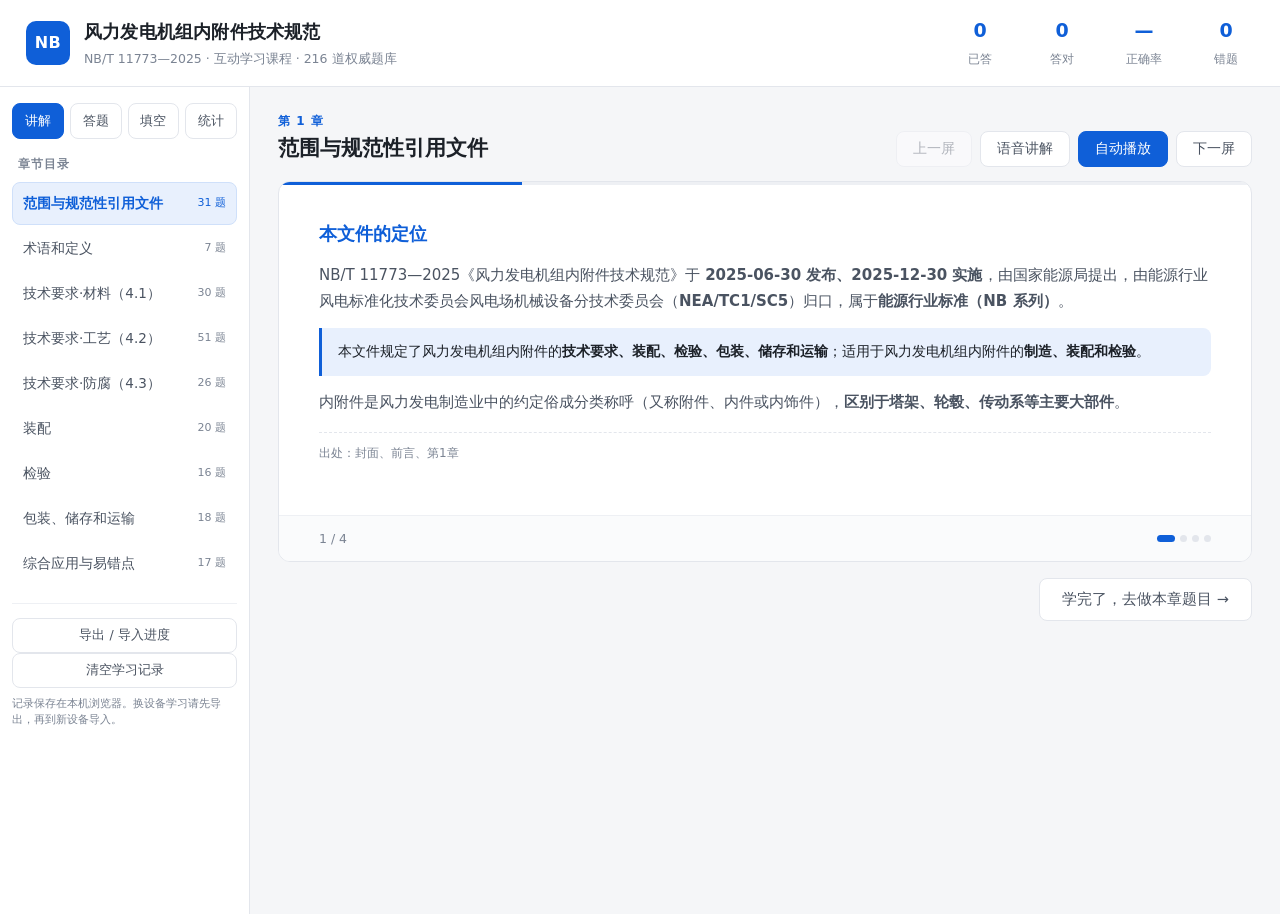
<file: index.html>
<!DOCTYPE html>
<html lang="zh-CN" data-page-node-id="mQo1R8AySi9ulNGFFgEggQ">
<head data-page-node-id="TAb0LaGGeSWBuW7K2f3jig">
<meta charset="UTF-8" data-page-node-id="KatGmBRJy7zHox4V0ZiAu6">
<meta name="viewport" content="width=device-width, initial-scale=1.0, viewport-fit=cover" data-page-node-id="2ah8SXbojGjMOA6FTHvcJJ">
<meta name="theme-color" content="#1a56db">
<meta name="apple-mobile-web-app-capable" content="yes">
<meta name="mobile-web-app-capable" content="yes">
<meta name="apple-mobile-web-app-status-bar-style" content="default">
<meta name="apple-mobile-web-app-title" content="内附件技术规范">
<meta name="description" content="NB/T 11773—2025 风力发电机组内附件技术规范 · 216 道权威题库互动学习">
<link rel="manifest" href="manifest.json">
<link rel="apple-touch-icon" href="icon-192.png">
<title>NB/T 11773—2025 风力发电机组内附件技术规范 · 互动学习课程</title>
<link rel="stylesheet" href="style.css" data-page-node-id="F5QSv4Tz6DSk9I75MiH6LL">
</head>
<body data-page-node-id="bDvq0lUARfJh0JZDNRk1cO">

<header class="topbar" data-page-node-id="ENsotrkGFCC69eRLceDYLo">
  <div class="brand" data-page-node-id="F3RCfbejKLFStZMfDvzIV9">
    <div class="logo" data-page-node-id="Fa6Ur6jxRM1ITuPgTZjjvu">NB</div>
    <div class="brand-text" data-page-node-id="qbOHX3YFs0WF0oyif7Ytv5">
      <h1 data-page-node-id="lHQTfkMbKHDOEEPYbKH5HC">风力发电机组内附件技术规范</h1>
      <p data-page-node-id="QAYQ2LKgcLcDNoEkHhytTW">NB/T 11773—2025 · 互动学习课程 · <span id="totalCount" data-page-node-id="YDGB1LUocgZShixCfhn77v">0</span> 道权威题库</p>
    </div>
  </div>
  <div class="topstats" data-page-node-id="HanIlumFnC3PDmNcccvTwm">
    <div class="stat" data-page-node-id="vlYKHBChnb1N0w8EAv7WrQ"><span class="stat-num" id="sDone" data-page-node-id="okST6Ym4B7ENDdySFHZk0G">0</span><span class="stat-lbl" data-page-node-id="o135BIHWbyCbIjhHr15XWH">已答</span></div>
    <div class="stat" data-page-node-id="ZpSRfxOeqrzZhnJJnXH9rW"><span class="stat-num" id="sRight" data-page-node-id="b23f5TgX7yImwHEo6GCNC2">0</span><span class="stat-lbl" data-page-node-id="UREu22Cq1mQcYHEKtdu7bu">答对</span></div>
    <div class="stat" data-page-node-id="Egxel3fMb6BVSd8cDANgGv"><span class="stat-num" id="sRate" data-page-node-id="GE1GKDdcze1HkF9i5VsreC">—</span><span class="stat-lbl" data-page-node-id="loonbfXeChBpJuQfI5LwWX">正确率</span></div>
    <div class="stat" data-page-node-id="C4SbjACXFmUE1oqKoHxL4K"><span class="stat-num" id="sWrong" data-page-node-id="iIvsfjFWjmRxh4IbpuWFAy">0</span><span class="stat-lbl" data-page-node-id="6GehsE3yKFvt5SqZMk9FBH">错题</span></div>
  </div>
</header>

<!-- 移动端导航（窄屏显示，宽屏隐藏） -->
<div class="mnav" id="mNav">
  <div class="mnav-row">
    <button class="mnav-btn active" data-view="lecture">讲解</button>
    <button class="mnav-btn" data-view="quiz">答题</button>
    <button class="mnav-btn" data-view="fill">填空</button>
    <button class="mnav-btn" data-view="stats">统计</button>
  </div>
  <div class="mnav-row">
    <select id="mChapter" class="mnav-sel"></select>
    <button class="mnav-btn ghost" id="mSync">进度同步</button>
  </div>
</div>

<div class="layout" data-page-node-id="Sv2j0swqd5zIzjAduNBVDY">
  <aside class="sidebar" data-page-node-id="uVwNJRDygAOXmF6Xfdtngm">
    <div class="modes" data-page-node-id="w2Y9AiSaQCDQcofcfK2WYH">
      <button class="mode-btn active" data-view="lecture" data-page-node-id="vT5eYsqDYYDouJ5YwDCKdF">讲解</button>
      <button class="mode-btn" data-view="quiz" data-page-node-id="hnIJFOmjjZzQ1Qm4WbHAPd">答题</button>
      <button class="mode-btn" data-view="fill">填空</button>
      <button class="mode-btn" data-view="stats" data-page-node-id="UrGAMDkPQZjWsrbLzvoBL4">统计</button>
    </div>
    <div class="chap-title" data-page-node-id="GrRc2D6kDjhtg6lw3TodhF">章节目录</div>
    <nav id="chapNav" class="chap-nav" data-page-node-id="cpU0LS0S8AxdF51bFvHPR4"></nav>
    <div class="side-foot" data-page-node-id="ei0qGwlNNXCzkBx2gliHzd">
      <button class="mini-btn" id="btnSync2">导出 / 导入进度</button>
      <button class="mini-btn" id="btnReset" data-page-node-id="CZZAXiOBi6pZQSFAmewwzA">清空学习记录</button>
      <div class="tip" data-page-node-id="51Sps3rceQvSy15WLoJRsa">记录保存在本机浏览器。换设备学习请先导出，再到新设备导入。</div>
    </div>
  </aside>

  <main class="content" data-page-node-id="aKIpwlhSejuqzuSuEpGrBW">

    <!-- ============ 讲解视图 ============ -->
    <section id="view-lecture" class="view" data-page-node-id="Mae5m9otMqvOOHkzhDpHe4">
      <div class="lec-head" data-page-node-id="LHE7e2dqEiTTJgpyM7R7zJ">
        <div data-page-node-id="eFRy4YWi2zKUn1whvtzL82">
          <div class="lec-chap" id="lecChap" data-page-node-id="Cq4thN256K4niNoRUhq0yk">第 1 章</div>
          <h2 id="lecTitle" data-page-node-id="tSXZsuTAmvvdth12vtfCpe">章节标题</h2>
        </div>
        <div class="lec-ctrl" data-page-node-id="DpUjemfMNPS14A1Zc9PBfQ">
          <button class="ctrl-btn" id="lecPrev" data-page-node-id="SzHLOckD8C7vkHrSBqelpB">上一屏</button>
          <button class="ctrl-btn" id="lecSpeak" data-page-node-id="h2H5QoPuCCcC7g9TdJGAMk">语音讲解</button>
          <button class="ctrl-btn primary" id="lecPlay" data-page-node-id="ZCjxjSyqyJALun6BObv6eh">自动播放</button>
          <button class="ctrl-btn" id="lecNext" data-page-node-id="ViMT2QNFbIYe3s0f5WvqSX">下一屏</button>
        </div>
      </div>
      <div class="player" data-page-node-id="eAmXgYA673dPtRAU0bv7wT">
        <div class="progress" data-page-node-id="kR1k0UMqQgdIHDClOtSSEA"><div class="progress-bar" id="lecBar" data-page-node-id="6W1Ve0VpgcN0T1JktqBcTT"></div></div>
        <div class="slide" id="lecSlide" data-page-node-id="fMmHFeD3I3qPaxwUEhGHE5"></div>
        <div class="slide-nav" data-page-node-id="KMcGeVo9XudXyhRIEcU5sR">
          <span id="lecIdx" data-page-node-id="2mHRyAT146RHR9eCPovE9x">1 / 1</span>
          <div class="dots" id="lecDots" data-page-node-id="FelqBzy2fEgyCazLosVswq"></div>
        </div>
      </div>
      <div class="lec-after" data-page-node-id="rP0w9ZS23QL5yR378ARx3J">
        <button class="ctrl-btn big" id="lecToQuiz" data-page-node-id="3P2kePxYjNeZz0L6LhX7Cb">学完了，去做本章题目 →</button>
      </div>
    </section>

    <!-- ============ 答题视图 ============ -->
    <section id="view-quiz" class="view hidden" data-page-node-id="YWkDdlfkJzC7oqPUUs4h4L">
      <div class="quiz-bar" data-page-node-id="6GAJ4fJn5tKS7ZOycfuXXD">
        <select id="fChapter" data-page-node-id="JcrFV73GHuuIwAZSPjXGqD"><option value="all" data-page-node-id="ELTL90QmmceUHCQX146rY2">全部章节</option></select>
        <select id="fType" data-page-node-id="Fw1lUMXhvLc4qAACnrS22r">
          <option value="all" data-page-node-id="pHprqyAlfOuCSeCfe8lq5R">全部题型</option>
          <option value="single" data-page-node-id="efp17B4DNOljGWQjsWp20K">单选题</option>
          <option value="multi" data-page-node-id="gtA5ZKbz67X8ddJNDamNZG">多选题</option>
          <option value="judge" data-page-node-id="xKMOsQCX1nUWOz7MTRIoBP">判断题</option>
        </select>
        <select id="fScope" data-page-node-id="BGFaMcwwT85bY6xm2mC3aT">
          <option value="all" data-page-node-id="r1kr6gvfibUooZlHR6ES8z">全部题目</option>
          <option value="undo" data-page-node-id="Cj5XWCji1nzlaEJ5ZF3NXd">未作答</option>
          <option value="wrong" data-page-node-id="BiSWDRisINUEBrQqz2W8g7">我的错题</option>
          <option value="right" data-page-node-id="eCbz4RunCOREA13HlOUvIH">已答对</option>
        </select>
        <label class="shuffle" data-page-node-id="hmJA6uB59RUrqrJMlF9yIn"><input type="checkbox" id="fShuffle" data-page-node-id="5xjSleJqELisnIPP8gFy0x"> 随机打乱</label>
        <span class="quiz-range" id="quizRange" data-page-node-id="PDBH4WGvHPVPGNsIWHaUD6">—</span>
      </div>

      <div class="qcard" data-page-node-id="D6btKsFw3mbjj0mCSR3Nud">
        <div class="qmeta" data-page-node-id="x0KTBa4XRpbYNcAQt9TH5X">
          <span class="tag" id="qChapter" data-page-node-id="obEn0B6kGghfHHZ0Uf6l3F">章节</span>
          <span class="tag type" id="qType" data-page-node-id="NiTaL6Wd9SF1yPSJK53Vth">题型</span>
          <span class="tag idx" id="qIdx" data-page-node-id="y3zvRtbFPkNRTTF26WtWji">1 / 1</span>
          <span class="tag src" id="qSourceTag" data-page-node-id="TLgc6nnEydl7LKcd3LQwkR">出处</span>
        </div>
        <h3 class="qtext" id="qText" data-page-node-id="w8ohyqw0R3y1nsEduNkKc9"></h3>
        <div class="options" id="qOptions" data-page-node-id="cRhA7MExXNrtepoVkJTgI9"></div>

        <div class="feedback hidden" id="qFeedback" data-page-node-id="nWHEf7kv3FDPKHGdE1V67P">
          <div class="fb-head" id="fbHead" data-page-node-id="Hm5x0hUoUDu0EPK9I5DXCP"></div>
          <div class="fb-body" data-page-node-id="YizRIyutvAGmvPpHBTCtlA">
            <div class="fb-block" data-page-node-id="OU1ySLrfInszAWxFsQD5mn">
              <div class="fb-label" data-page-node-id="wYHUBIa0HxLoGoWFN47Aqw">正确答案</div>
              <div class="fb-answer" id="fbAnswer" data-page-node-id="1QrMy0SnJrleqNk7eLBGVA"></div>
            </div>
            <div class="fb-block" data-page-node-id="cdrmSfe3EI8jECPZ8VDE3t">
              <div class="fb-label" data-page-node-id="SvbnVJS66a4EwZuHX0BBcK">为什么</div>
              <div class="fb-explain" id="fbExplain" data-page-node-id="GmVPR49EEXTEHZ4HtNab9p"></div>
            </div>
            <div class="fb-block" data-page-node-id="Cs47vVpkShfTdf4suoZa1V">
              <div class="fb-label" data-page-node-id="uDEdeYYUzSGmToefBR8Ypx">出处</div>
              <div class="fb-source" id="fbSource" data-page-node-id="uYe6JsRgU7FvCX8JljoNIT"></div>
            </div>
          </div>
        </div>

        <div class="qactions" data-page-node-id="NsuUkVtPrMmFwvH3t5DOHo">
          <button class="ctrl-btn" id="qPrev" data-page-node-id="UGqWaEA5WYkUSsBrICGz6W">上一题</button>
          <button class="ctrl-btn ghost" id="qMark" data-page-node-id="AIexMOCOpGh0UPXcVOxdhk">标记错题</button>
          <button class="ctrl-btn primary" id="qNext" data-page-node-id="rqzTzGZZLOBNOo6APK0ZST">下一题 →</button>
        </div>
      </div>

      <div class="jump" data-page-node-id="Di6K1Y4mSwGZ94afKLr4Zm">
        <div class="jump-label" data-page-node-id="5FcrlAXTpIkNZJ9FEN2j2A">快速跳题</div>
        <div class="jump-grid" id="jumpGrid" data-page-node-id="OqZ9eV5bS1XH0CwLQkYVaJ"></div>
      </div>
    </section>

    <!-- ============ 填空题视图（巩固模式） ============ -->
    <section id="view-fill" class="view hidden">
      <div class="quiz-bar">
        <select id="ffChapter"><option value="all">全部章节</option></select>
        <select id="ffScope">
          <option value="all">全部题目</option>
          <option value="undo">未作答</option>
          <option value="wrong">我的错题</option>
          <option value="right">已答对</option>
        </select>
        <label class="shuffle"><input type="checkbox" id="ffShuffle"> 随机打乱</label>
        <span class="quiz-range" id="ffRange">—</span>
      </div>
      <div class="fill-stats" id="ffStats"></div>

      <div class="qcard">
        <div class="qmeta">
          <span class="tag" id="fqChapter">章节</span>
          <span class="tag type" id="fqType">填空题</span>
          <span class="tag idx" id="fqIdx">1 / 1</span>
          <span class="tag src" id="fqSourceTag">出处</span>
        </div>
        <h3 class="qtext" id="fqText"></h3>
        <div class="options" id="fqOptions"></div>

        <div class="feedback hidden" id="fqFeedback">
          <div class="fb-head" id="ffbHead"></div>
          <div class="fb-body">
            <div class="fb-block">
              <div class="fb-label">正确答案</div>
              <div class="fb-answer" id="ffbAnswer"></div>
            </div>
            <div class="fb-block">
              <div class="fb-label">为什么</div>
              <div class="fb-explain" id="ffbExplain"></div>
            </div>
            <div class="fb-block">
              <div class="fb-label">出处</div>
              <div class="fb-source" id="ffbSource"></div>
            </div>
          </div>
        </div>

        <div class="qactions">
          <button class="ctrl-btn" id="fqPrev">上一题</button>
          <button class="ctrl-btn ghost" id="fqMark">标记错题</button>
          <button class="ctrl-btn primary" id="fqNext">提交答案</button>
        </div>
      </div>

      <div class="jump">
        <div class="jump-label">快速跳题</div>
        <div class="jump-grid" id="fjumpGrid"></div>
      </div>
    </section>

    <!-- ============ 统计视图 ============ -->
    <section id="view-stats" class="view hidden" data-page-node-id="GYa8fN7luwQYHF5KLp4s4r">
      <h2 class="sec-title" data-page-node-id="kWdgmSGsVbArYwYUoKQYSC">学习统计</h2>
      <div class="stat-cards" id="statCards" data-page-node-id="XQUYrsCYJnwyGDPbWpHncK"></div>
      <h2 class="sec-title" data-page-node-id="afpPiP2RDzF0rMIqsDskck">各章掌握情况</h2>
      <div class="chap-stats" id="chapStats" data-page-node-id="CVwwt9AeAEYNsifHH8hbpq"></div>
      <h2 class="sec-title" data-page-node-id="ZonDIJp510YqFQIpKfqoWj">错题清单</h2>
      <div class="wrong-list" id="wrongList" data-page-node-id="krCQD9dm16kF6w1IRvkqdA"></div>
    </section>

  </main>
</div>

<!-- 进度同步弹窗 -->
<div class="modal hidden" id="syncModal">
  <div class="modal-mask" id="syncMask"></div>
  <div class="modal-box">
    <div class="modal-head">
      <h3>学习进度同步</h3>
      <button class="modal-x" id="syncClose">×</button>
    </div>
    <div class="modal-body">
      <p class="modal-tip">
        进度保存在<b>当前设备的浏览器</b>里，不会自动跨设备同步。换电脑或换手机时，
        在旧设备点「导出进度」存下文件，到新设备点「导入进度」选该文件即可无缝继续。
      </p>
      <div class="modal-acts">
        <button class="ctrl-btn primary" id="btnExport">导出进度（下载文件）</button>
        <button class="ctrl-btn" id="btnImport">导入进度（选择文件）</button>
        <input type="file" id="fileInput" accept=".json,application/json" hidden>
      </div>
      <div class="modal-status" id="syncStatus"></div>
      <div class="modal-sum" id="syncSum"></div>
    </div>
  </div>
</div>

<!-- 知识库弹窗（出处/引用规范点击后在课程内查看知识点，不跳外部网页） -->
<div class="modal hidden" id="kbModal">
  <div class="modal-mask" id="kbMask"></div>
  <div class="modal-box kb-box">
    <div class="modal-head">
      <h3 id="kbTitle">知识点</h3>
      <button class="modal-x" id="kbClose">×</button>
    </div>
    <div class="modal-body kb-body" id="kbBody"></div>
  </div>
</div>

<!-- 添加到主屏幕提示 -->
<div class="install-tip hidden" id="installTip">
  <div class="it-text">
    <b>装到手机桌面</b>
    <span id="installGuide">添加后断网也能学</span>
  </div>
  <div class="it-btns">
    <button class="it-btn" id="installDo">添加</button>
    <button class="it-btn ghost" id="installNo">不用</button>
  </div>
</div>

<script src="data/ch01.js"></script>
<script src="data/ch02.js"></script>
<script src="data/ch03.js"></script>
<script src="data/ch04.js"></script>
<script src="data/ch05.js"></script>
<script src="data/ch06.js"></script>
<script src="data/ch07.js"></script>
<script src="data/ch08.js"></script>
<script src="data/ch09.js"></script>
<script src="data/fill.js"></script>
<script src="data/kb.js"></script>
<script src="app.js"></script>
</body>
</html>
</file>
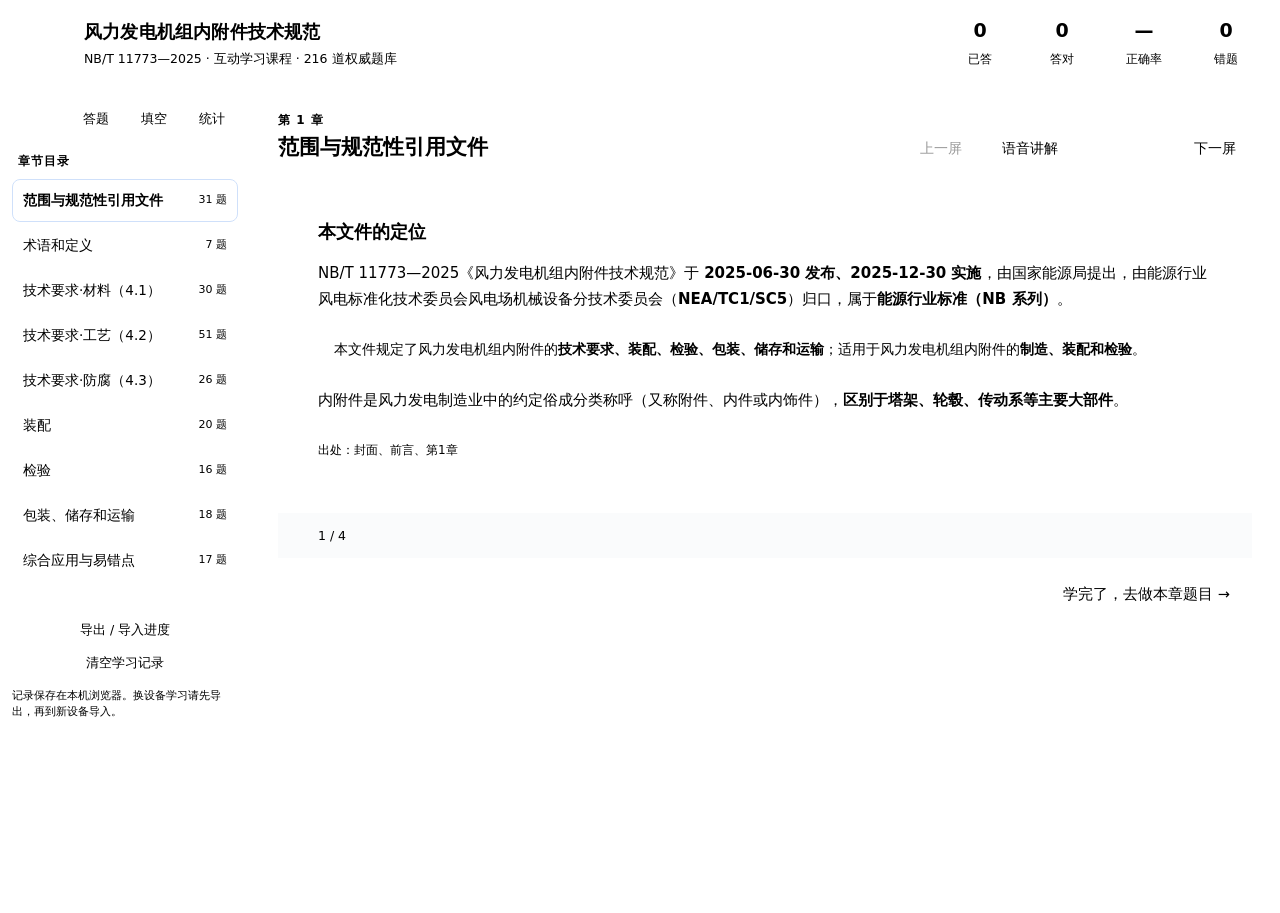
<file: NBT11773-2025课程-单文件版.html>
<!DOCTYPE html>
<html lang="zh-CN" data-page-node-id="mQo1R8AySi9ulNGFFgEggQ">
<head data-page-node-id="TAb0LaGGeSWBuW7K2f3jig">
<meta charset="UTF-8" data-page-node-id="KatGmBRJy7zHox4V0ZiAu6">
<meta name="viewport" content="width=device-width, initial-scale=1.0, viewport-fit=cover" data-page-node-id="2ah8SXbojGjMOA6FTHvcJJ">
<meta name="theme-color" content="#1a56db">
<meta name="apple-mobile-web-app-capable" content="yes">
<meta name="mobile-web-app-capable" content="yes">
<meta name="apple-mobile-web-app-status-bar-style" content="default">
<meta name="apple-mobile-web-app-title" content="内附件技术规范">
<meta name="description" content="NB/T 11773—2025 风力发电机组内附件技术规范 · 216 道权威题库互动学习">
<link rel="manifest" href="manifest.json">
<link rel="apple-touch-icon" href="icon-192.png">
<title>NB/T 11773—2025 风力发电机组内附件技术规范 · 互动学习课程</title>
<style>
﻿:root{
  --bg:#f5f6f8;
  --panel:#ffffff;
  --line:#e3e6ec;
  --line-soft:#eef0f4;
  --ink:#1c2128;
  --ink-2:#4a5361;
  --ink-3:#7b8493;
  --accent:#0f5fd8;
  --accent-soft:#e8f0fd;
  --ok:#128a52;
  --ok-soft:#e6f6ee;
  --bad:#d0342c;
  --bad-soft:#fdeceb;
  --warn:#b7791f;
  --warn-soft:#fdf5e6;
  --radius:12px;
}
*{box-sizing:border-box;margin:0;padding:0}
body{
  font-family:"Microsoft YaHei","PingFang SC","Segoe UI",system-ui,sans-serif;
  background:var(--bg);color:var(--ink);line-height:1.7;font-size:15px;
}
button{font-family:inherit;cursor:pointer}
.hidden{display:none !important}

/* ---------- 顶栏 ---------- */
.topbar{
  background:var(--panel);border-bottom:1px solid var(--line);
  padding:14px 26px;display:flex;justify-content:space-between;align-items:center;
  position:sticky;top:0;z-index:20;
}
.brand{display:flex;align-items:center;gap:14px}
.logo{
  width:44px;height:44px;border-radius:10px;background:var(--accent);color:#fff;
  display:flex;align-items:center;justify-content:center;font-weight:700;font-size:16px;letter-spacing:.5px;
}
.brand-text h1{font-size:18px;font-weight:700;letter-spacing:.2px}
.brand-text p{font-size:12.5px;color:var(--ink-3)}
.topstats{display:flex;gap:26px}
.stat{text-align:center;min-width:56px}
.stat-num{display:block;font-size:19px;font-weight:700;color:var(--accent)}
.stat-lbl{font-size:11.5px;color:var(--ink-3)}

/* ---------- 布局 ---------- */
.layout{display:flex;min-height:calc(100vh - 73px)}
.sidebar{
  width:250px;background:var(--panel);border-right:1px solid var(--line);
  padding:16px 12px;position:sticky;top:73px;height:calc(100vh - 73px);overflow-y:auto;flex-shrink:0;
}
.modes{display:flex;gap:6px;margin-bottom:16px}
.mode-btn{
  flex:1;padding:8px 0;border:1px solid var(--line);background:#fff;border-radius:8px;
  font-size:13px;color:var(--ink-2);transition:.15s;
}
.mode-btn:hover{border-color:var(--accent);color:var(--accent)}
.mode-btn.active{background:var(--accent);color:#fff;border-color:var(--accent)}
.chap-title{font-size:11.5px;color:var(--ink-3);letter-spacing:1px;margin:6px 6px 8px;font-weight:600}
.chap-nav{display:flex;flex-direction:column;gap:2px}
.chap-item{
  padding:9px 10px;border-radius:8px;font-size:13.5px;color:var(--ink-2);cursor:pointer;
  display:flex;justify-content:space-between;align-items:center;gap:8px;border:1px solid transparent;
}
.chap-item:hover{background:var(--line-soft)}
.chap-item.active{background:var(--accent-soft);color:var(--accent);border-color:#cfe0fa;font-weight:600}
.chap-item .cnum{font-size:11px;color:var(--ink-3);font-weight:400}
.chap-item.active .cnum{color:var(--accent)}
.side-foot{margin-top:18px;padding-top:14px;border-top:1px solid var(--line-soft)}
.mini-btn{
  width:100%;padding:8px;border:1px solid var(--line);background:#fff;border-radius:8px;
  font-size:12.5px;color:var(--ink-2);
}
.mini-btn:hover{border-color:var(--bad);color:var(--bad)}
.tip{font-size:11px;color:var(--ink-3);margin-top:8px;line-height:1.5}

.content{flex:1;padding:24px 28px 60px;min-width:0}

/* ---------- 讲解播放器 ---------- */
.lec-head{display:flex;justify-content:space-between;align-items:flex-end;margin-bottom:14px;gap:16px;flex-wrap:wrap}
.lec-chap{font-size:12px;color:var(--accent);font-weight:600;letter-spacing:1px}
.lec-head h2{font-size:21px;font-weight:700}
.lec-ctrl{display:flex;gap:8px}
.ctrl-btn{
  padding:8px 16px;border:1px solid var(--line);background:#fff;border-radius:8px;
  font-size:13.5px;color:var(--ink-2);transition:.15s;
}
.ctrl-btn:hover{border-color:var(--accent);color:var(--accent)}
.ctrl-btn.primary{background:var(--accent);color:#fff;border-color:var(--accent)}
.ctrl-btn.primary:hover{background:#0d4fb5;color:#fff}
.ctrl-btn.ghost{background:transparent}
.ctrl-btn.big{padding:11px 22px;font-size:14.5px}
.ctrl-btn:disabled{opacity:.4;cursor:not-allowed}
.player{background:var(--panel);border:1px solid var(--line);border-radius:var(--radius);overflow:hidden}
.progress{height:3px;background:var(--line-soft)}
.progress-bar{height:100%;background:var(--accent);width:0;transition:width .35s ease}
.slide{padding:34px 40px;min-height:330px}
.slide h3{font-size:18px;margin-bottom:14px;color:var(--accent);font-weight:700}
.slide p{font-size:15px;color:var(--ink-2);margin-bottom:12px}
.slide ul,.slide ol{margin:0 0 12px 22px;color:var(--ink-2)}
.slide li{margin-bottom:7px;font-size:14.5px}
.slide .kv{
  background:var(--accent-soft);border-left:3px solid var(--accent);padding:12px 16px;
  border-radius:0 8px 8px 0;margin:14px 0;font-size:14px;color:var(--ink);
}
.slide .nums{display:flex;flex-wrap:wrap;gap:10px;margin:14px 0}
.slide .num{
  background:#fff;border:1px solid var(--line);border-radius:8px;padding:10px 14px;min-width:118px;
}
.slide .num b{display:block;font-size:17px;color:var(--accent)}
.slide .num span{font-size:12px;color:var(--ink-3)}
.slide table{width:100%;border-collapse:collapse;font-size:13.5px;margin:12px 0}
.slide th,.slide td{border:1px solid var(--line);padding:7px 10px;text-align:left}
.slide th{background:var(--line-soft);font-weight:600}
.slide .src{margin-top:16px;font-size:12px;color:var(--ink-3);border-top:1px dashed var(--line);padding-top:10px}

/* 宽表格：横向滚动容器 + 滑动提示 + 右侧渐隐 */
.tbl-wrap{position:relative}
.tbl-tip{
  font-size:11.5px;line-height:1.5;color:var(--warn);background:var(--warn-soft);
  border-radius:6px;padding:5px 10px;margin:6px 0 4px;text-align:center;
}
.tbl-wrap.scrollable::after{
  content:'';position:absolute;top:0;right:0;bottom:0;width:26px;
  background:linear-gradient(to right,rgba(255,255,255,0),rgba(255,255,255,.92));
  pointer-events:none;opacity:0;transition:opacity .2s;
}
.tbl-wrap.scrollable:not(.at-end)::after{opacity:1}
/* 已向左滑动时，左侧显示渐隐，提示还能往回滑 */
.tbl-wrap.scrollable::before{
  content:'';position:absolute;top:0;left:0;bottom:0;width:26px;
  background:linear-gradient(to left,rgba(255,255,255,0),rgba(255,255,255,.92));
  pointer-events:none;opacity:0;transition:opacity .2s;z-index:1;
}
.tbl-wrap.scrollable:not(.at-start)::before{opacity:1}
.slide-nav{
  display:flex;justify-content:space-between;align-items:center;
  padding:12px 40px;border-top:1px solid var(--line-soft);background:#fafbfc;
}
.slide-nav span{font-size:12.5px;color:var(--ink-3)}
.dots{display:flex;gap:5px}
.dot{width:7px;height:7px;border-radius:50%;background:var(--line);cursor:pointer}
.dot.on{background:var(--accent);width:18px;border-radius:4px}
.lec-after{margin-top:16px;text-align:right}

/* ---------- 答题 ---------- */
.quiz-bar{
  display:flex;gap:10px;align-items:center;flex-wrap:wrap;margin-bottom:16px;
  background:var(--panel);border:1px solid var(--line);border-radius:10px;padding:11px 14px;
}
.quiz-bar select{
  padding:7px 10px;border:1px solid var(--line);border-radius:7px;background:#fff;
  font-size:13.5px;color:var(--ink);font-family:inherit;
}
.shuffle{font-size:13px;color:var(--ink-2);display:flex;align-items:center;gap:5px;cursor:pointer}
.quiz-range{margin-left:auto;font-size:12.5px;color:var(--ink-3)}
.qcard{background:var(--panel);border:1px solid var(--line);border-radius:var(--radius);padding:24px 28px}
.qmeta{display:flex;gap:8px;flex-wrap:wrap;margin-bottom:14px}
.tag{
  font-size:11.5px;padding:3px 9px;border-radius:20px;background:var(--line-soft);color:var(--ink-2);
}
.tag.type{background:var(--accent-soft);color:var(--accent)}
.tag.src{background:var(--warn-soft);color:var(--warn)}
.qtext{font-size:17px;font-weight:600;line-height:1.7;margin-bottom:18px}
.options{display:flex;flex-direction:column;gap:9px}
.opt{
  display:flex;gap:12px;align-items:flex-start;padding:13px 16px;border:1px solid var(--line);
  border-radius:10px;background:#fff;cursor:pointer;transition:.15s;font-size:14.5px;color:var(--ink);
}
.opt:hover{border-color:var(--accent);background:#fafcff}
.opt .letter{
  width:24px;height:24px;border-radius:50%;border:1px solid var(--line);flex-shrink:0;
  display:flex;align-items:center;justify-content:center;font-size:12.5px;color:var(--ink-3);margin-top:1px;
}
.opt.sel{border-color:var(--accent);background:var(--accent-soft)}
.opt.sel .letter{background:var(--accent);color:#fff;border-color:var(--accent)}
.opt.right{border-color:var(--ok);background:var(--ok-soft)}
.opt.right .letter{background:var(--ok);color:#fff;border-color:var(--ok)}
.opt.wrong{border-color:var(--bad);background:var(--bad-soft)}
.opt.wrong .letter{background:var(--bad);color:#fff;border-color:var(--bad)}
.opt.locked{cursor:default}
.opt-multi .letter{border-radius:6px}

/* ---------- 填空题（巩固模式） ---------- */
.fill-stats{
  display:flex;align-items:center;justify-content:center;gap:14px;flex-wrap:wrap;
  padding:9px 14px;margin-bottom:14px;border:1px dashed var(--line);border-radius:10px;
  background:var(--accent-soft);color:var(--accent);font-size:13.5px;font-weight:600;
}
.fill-opts{display:block}
.fill-row{display:flex;align-items:center;gap:10px;margin:9px 0}
.fill-no{flex-shrink:0;font-size:13px;color:var(--ink-3);font-weight:600;min-width:52px}
.fill-input{
  flex:1;padding:11px 14px;font-size:16px;border:2px solid var(--line);border-radius:10px;
  outline:none;transition:.15s;color:var(--ink);background:#fff;min-width:0;
}
.fill-input:focus{border-color:var(--accent);box-shadow:0 0 0 3px var(--accent-soft)}
.fill-input.right{border-color:var(--ok);background:var(--ok-soft)}
.fill-input.wrong{border-color:var(--bad);background:var(--bad-soft);color:var(--bad)}
.fill-input.show-ans{font-weight:700}
.fill-input:disabled{cursor:default;opacity:1}

/* 引用规范链接（跳转国家标准全文公开系统） */
.std-link{color:var(--accent);text-decoration:underline;text-underline-offset:2px;cursor:pointer;font-weight:600}
.std-link:hover{color:#1a5fb4;text-decoration:underline}
.std-link:visited{color:#5b6b8c}
/* 出处标签（点击打开课程内知识库） */
.src-link{display:inline-flex;align-items:center;gap:6px;border:0;background:var(--warn-soft);color:var(--warn);font-size:13.5px;font-weight:700;padding:9px 12px;border-radius:7px;cursor:pointer;text-align:left}
.src-link:hover{background:var(--warn-soft);filter:brightness(.96)}
.src-link .src-arrow{font-size:12px;transition:transform .15s}
.src-link:hover .src-arrow{transform:translateX(3px)}
/* 知识库弹窗 */
.kb-box{max-width:min(680px,94vw);max-height:82vh;display:flex;flex-direction:column}
.kb-body{overflow-y:auto;display:flex;flex-direction:column;gap:12px}
.kb-item{border:1px solid var(--line);border-radius:10px;padding:12px 14px;background:var(--panel)}
.kb-key{font-size:14.5px;font-weight:700;color:var(--accent);margin-bottom:7px}
.kb-text{font-size:14px;line-height:1.9;color:var(--ink-2);word-break:break-word}.kb-text b.kb-no{color:var(--accent);font-weight:700;margin-right:3px}

.feedback{margin-top:18px;border-radius:10px;overflow:hidden;border:1px solid var(--line)}
.fb-head{padding:11px 18px;font-weight:700;font-size:15px}
.fb-head.ok{background:var(--ok-soft);color:var(--ok)}
.fb-head.bad{background:var(--bad-soft);color:var(--bad)}
.fb-body{padding:16px 18px;display:flex;flex-direction:column;gap:14px}
.fb-label{font-size:11.5px;color:var(--ink-3);letter-spacing:1px;margin-bottom:5px;font-weight:600}
.fb-answer{font-size:14.5px;font-weight:600;color:var(--ok)}
.fb-explain{font-size:14.5px;color:var(--ink-2);line-height:1.8}
.fb-source{font-size:13.5px;color:var(--warn);background:var(--warn-soft);padding:9px 12px;border-radius:7px}
.qactions{display:flex;gap:10px;margin-top:20px;justify-content:flex-end}
.jump{margin-top:22px}
.jump-label{font-size:12px;color:var(--ink-3);margin-bottom:9px}
.jump-grid{display:flex;flex-wrap:wrap;gap:6px}
.jump-btn{
  width:38px;height:34px;border:1px solid var(--line);background:#fff;border-radius:7px;
  font-size:12.5px;color:var(--ink-2);
}
.jump-btn:hover{border-color:var(--accent);color:var(--accent)}
.jump-btn.done{background:var(--line-soft)}
.jump-btn.right{background:var(--ok-soft);border-color:#bfe5d2;color:var(--ok)}
.jump-btn.wrong{background:var(--bad-soft);border-color:#f5c6c3;color:var(--bad)}
.jump-btn.cur{border-color:var(--accent);border-width:2px;color:var(--accent);font-weight:700}

/* ---------- 统计 ---------- */
.sec-title{font-size:16px;font-weight:700;margin:8px 0 14px}
.stat-cards{display:flex;gap:12px;flex-wrap:wrap;margin-bottom:26px}
.scard{background:var(--panel);border:1px solid var(--line);border-radius:10px;padding:16px 22px;min-width:130px}
.scard b{display:block;font-size:24px;color:var(--accent)}
.scard span{font-size:12.5px;color:var(--ink-3)}
.chap-stats{display:flex;flex-direction:column;gap:9px;margin-bottom:26px}
.cs-row{display:flex;align-items:center;gap:12px;font-size:13.5px}
.cs-name{width:210px;flex-shrink:0;color:var(--ink-2)}
.cs-bar{flex:1;height:9px;background:var(--line-soft);border-radius:5px;overflow:hidden}
.cs-bar i{display:block;height:100%;background:var(--accent)}
.cs-val{width:80px;text-align:right;color:var(--ink-3);font-size:12.5px}
.wrong-list{display:flex;flex-direction:column;gap:8px}
.wrong-item{
  background:var(--panel);border:1px solid var(--line);border-radius:9px;padding:12px 16px;
  font-size:13.5px;color:var(--ink-2);cursor:pointer;
}
.wrong-item:hover{border-color:var(--accent)}
.wrong-item b{color:var(--ink);font-weight:600}
.empty{color:var(--ink-3);font-size:13.5px;padding:20px 0}

/* ===== 移动端导航 ===== */
.mnav{display:none;position:sticky;top:0;z-index:60;background:var(--panel);
  border-bottom:1px solid var(--line);padding:8px 12px;gap:8px;flex-direction:column}
.mnav-row{display:flex;gap:8px}
.mnav-btn{
  flex:1;min-height:44px;border:1px solid var(--line);background:var(--panel-2,var(--panel));
  color:var(--ink-2);border-radius:9px;font-size:14px;font-weight:600;cursor:pointer;
  -webkit-tap-highlight-color:transparent;
}
.mnav-btn.active{background:var(--accent);border-color:var(--accent);color:#fff}
.mnav-btn.ghost{flex:0 0 auto;padding:0 16px;font-weight:500}
.mnav-sel{flex:1;min-height:44px;border:1px solid var(--line);border-radius:9px;
  background:var(--panel);color:var(--ink);font-size:14px;padding:0 12px;
  appearance:none;-webkit-appearance:none}

/* ===== 弹窗 ===== */
.modal{position:fixed;inset:0;z-index:200;display:flex;align-items:center;justify-content:center;padding:20px}
.modal-mask{position:absolute;inset:0;background:rgba(15,23,42,.45)}
.modal-box{
  position:relative;background:var(--panel);border-radius:14px;width:100%;max-width:460px;
  box-shadow:0 20px 50px rgba(15,23,42,.22);overflow:hidden;
}
.modal-head{display:flex;align-items:center;justify-content:space-between;
  padding:16px 20px;border-bottom:1px solid var(--line)}
.modal-head h3{font-size:16px;color:var(--ink);margin:0}
.modal-x{border:0;background:transparent;font-size:26px;line-height:1;color:var(--ink-3);
  cursor:pointer;padding:0 4px}
.modal-body{padding:18px 20px 22px}
.modal-tip{font-size:13.5px;line-height:1.75;color:var(--ink-2);margin:0 0 16px}
.modal-tip b{color:var(--ink)}
.modal-acts{display:flex;flex-direction:column;gap:10px}
.modal-acts .ctrl-btn{width:100%;min-height:44px}
.modal-status{margin-top:14px;font-size:13.5px;color:var(--ink-2);min-height:20px}
.modal-status.ok{color:#15803d}
.modal-status.err{color:#b91c1c}
.modal-sum{margin-top:8px;font-size:12.5px;color:var(--ink-3);line-height:1.7}

/* ===== 装到桌面提示 ===== */
.install-tip{
  position:fixed;left:12px;right:12px;bottom:12px;z-index:150;
  background:var(--panel);border:1px solid var(--line);border-radius:12px;
  padding:12px 14px;display:flex;align-items:center;gap:12px;
  box-shadow:0 10px 30px rgba(15,23,42,.16);
}
.it-text{flex:1;display:flex;flex-direction:column;gap:2px;min-width:0}
.it-text b{font-size:14px;color:var(--ink)}
.it-text span{font-size:12px;color:var(--ink-3)}
.it-btns{display:flex;gap:8px;flex:0 0 auto}
.it-btn{min-height:38px;padding:0 16px;border-radius:9px;border:1px solid var(--accent);
  background:var(--accent);color:#fff;font-size:13.5px;font-weight:600;cursor:pointer}
.it-btn.ghost{background:transparent;color:var(--ink-3);border-color:var(--line)}

@media(max-width:1000px){
  .sidebar{display:none}
  .content{padding:18px}
  .slide{padding:24px}
  .slide-nav{padding:12px 24px}
  .mnav{display:flex}
  /* 顶栏改非粘性：避免与 mnav 争抢 top:0 造成互相覆盖 */
  .topbar{position:static;padding:12px 14px;flex-wrap:wrap;gap:0}
  .topstats{gap:10px}
  .stat-num{font-size:17px}
}

@media(max-width:640px){
  /* ---- 顶栏重排：品牌独占一行，统计独占一行 ---- */
  .topbar{padding:10px 12px}
  .brand{flex:1 1 100%;gap:10px;min-width:0;align-items:flex-start}
  .brand .logo{width:38px;height:38px;font-size:13px;border-radius:9px;flex-shrink:0}
  .brand-text{min-width:0;flex:1}
  .brand-text h1{
    font-size:13.5px;line-height:1.45;font-weight:700;
    /* 最多两行，超出省略，防止长标题把顶栏撑高 */
    display:-webkit-box;-webkit-line-clamp:2;-webkit-box-orient:vertical;
    overflow:hidden;word-break:break-word;
  }
  .brand-text p{
    font-size:11px;line-height:1.5;margin-top:2px;
    display:-webkit-box;-webkit-line-clamp:1;-webkit-box-orient:vertical;overflow:hidden;
  }
  .topstats{
    flex:1 1 100%;width:100%;gap:0;justify-content:space-around;
    margin-top:9px;padding-top:9px;border-top:1px solid var(--line-soft);
  }
  .stat{min-width:0;flex:1}
  .stat-num{font-size:16px}
  .stat-lbl{font-size:10.5px}

  /* ---- 移动端导航：修复 select 撑宽导致的横向溢出 ---- */
  .mnav{padding:8px 12px}
  .mnav-row{min-width:0}
  .mnav-btn{min-width:0;padding:0 8px;font-size:13.5px;overflow:hidden;text-overflow:ellipsis;white-space:nowrap}
  .mnav-btn.ghost{flex:0 0 auto;padding:0 12px;font-size:13px}
  /* 关键：select 在 flex 中必须 min-width:0 才能收缩，否则被最长 option 撑宽 */
  .mnav-sel{min-width:0;width:100%;font-size:13.5px;padding:0 10px;
    text-overflow:ellipsis;white-space:nowrap;overflow:hidden}

  .content{padding:12px;padding-bottom:96px}  /* 预留底部悬浮提示的空间 */
  .qcard{padding:16px}
  .qtext{font-size:16px;line-height:1.65}
  /* 选项加大触控区，避免误点 */
  .opt{min-height:48px;padding:12px 14px;font-size:15px}
  .slide{padding:16px}
  .slide h3{font-size:16px}
  .slide p,.slide li{font-size:14px}
  .slide .num{min-width:104px;padding:9px 12px}
  /* 宽表格改为可横向滑动查看，避免被 .player 的 overflow:hidden 裁掉 */
  .slide table{display:block;width:100%;overflow-x:auto;-webkit-overflow-scrolling:touch;font-size:12.5px}
  .slide th,.slide td{white-space:nowrap;padding:6px 9px}
  .slide .nums{gap:8px}
  .slide-nav{padding:10px 16px;flex-wrap:wrap;gap:8px}
  .qactions{flex-wrap:wrap;gap:8px}
  .qactions .ctrl-btn{flex:1;min-width:88px;min-height:46px}
  .quiz-bar{flex-wrap:wrap;padding:10px 12px;gap:8px}
  /* 16px 可避免 iOS 聚焦时自动放大页面 */
  .quiz-bar select{flex:1 1 45%;min-height:44px;font-size:16px;min-width:0}
  .shuffle{min-height:42px;display:flex;align-items:center}
  .jump-grid{gap:5px}
  .jump-btn{min-height:36px;font-size:12px;width:auto;min-width:38px;flex:0 0 auto}
  .lec-ctrl{flex-wrap:wrap;gap:6px}
  .lec-ctrl .ctrl-btn{flex:1;min-width:72px;min-height:44px;padding:9px 8px;font-size:13.5px}
  .modal{padding:14px;align-items:flex-start;padding-top:max(14px,6vh)}
  .modal-box{max-width:100%;max-height:86vh;display:flex;flex-direction:column}
  .modal-body{overflow-y:auto}
  .install-tip{flex-wrap:wrap}
  .fb-body{padding:14px}
  .fb-explain,.fb-answer{font-size:14px}
}

/* 安全区适配（iPhone 刘海 / 底部横条） */
@supports(padding-bottom:env(safe-area-inset-bottom)){
  .install-tip{bottom:calc(12px + env(safe-area-inset-bottom))}
  .mnav{padding-top:calc(8px + env(safe-area-inset-top))}
  @media(max-width:640px){
    .content{padding-bottom:calc(96px + env(safe-area-inset-bottom))}
  }
}

</style>
</head>
<body data-page-node-id="bDvq0lUARfJh0JZDNRk1cO">

<header class="topbar" data-page-node-id="ENsotrkGFCC69eRLceDYLo">
  <div class="brand" data-page-node-id="F3RCfbejKLFStZMfDvzIV9">
    <div class="logo" data-page-node-id="Fa6Ur6jxRM1ITuPgTZjjvu">NB</div>
    <div class="brand-text" data-page-node-id="qbOHX3YFs0WF0oyif7Ytv5">
      <h1 data-page-node-id="lHQTfkMbKHDOEEPYbKH5HC">风力发电机组内附件技术规范</h1>
      <p data-page-node-id="QAYQ2LKgcLcDNoEkHhytTW">NB/T 11773—2025 · 互动学习课程 · <span id="totalCount" data-page-node-id="YDGB1LUocgZShixCfhn77v">0</span> 道权威题库</p>
    </div>
  </div>
  <div class="topstats" data-page-node-id="HanIlumFnC3PDmNcccvTwm">
    <div class="stat" data-page-node-id="vlYKHBChnb1N0w8EAv7WrQ"><span class="stat-num" id="sDone" data-page-node-id="okST6Ym4B7ENDdySFHZk0G">0</span><span class="stat-lbl" data-page-node-id="o135BIHWbyCbIjhHr15XWH">已答</span></div>
    <div class="stat" data-page-node-id="ZpSRfxOeqrzZhnJJnXH9rW"><span class="stat-num" id="sRight" data-page-node-id="b23f5TgX7yImwHEo6GCNC2">0</span><span class="stat-lbl" data-page-node-id="UREu22Cq1mQcYHEKtdu7bu">答对</span></div>
    <div class="stat" data-page-node-id="Egxel3fMb6BVSd8cDANgGv"><span class="stat-num" id="sRate" data-page-node-id="GE1GKDdcze1HkF9i5VsreC">—</span><span class="stat-lbl" data-page-node-id="loonbfXeChBpJuQfI5LwWX">正确率</span></div>
    <div class="stat" data-page-node-id="C4SbjACXFmUE1oqKoHxL4K"><span class="stat-num" id="sWrong" data-page-node-id="iIvsfjFWjmRxh4IbpuWFAy">0</span><span class="stat-lbl" data-page-node-id="6GehsE3yKFvt5SqZMk9FBH">错题</span></div>
  </div>
</header>

<!-- 移动端导航（窄屏显示，宽屏隐藏） -->
<div class="mnav" id="mNav">
  <div class="mnav-row">
    <button class="mnav-btn active" data-view="lecture">讲解</button>
    <button class="mnav-btn" data-view="quiz">答题</button>
    <button class="mnav-btn" data-view="fill">填空</button>
    <button class="mnav-btn" data-view="stats">统计</button>
  </div>
  <div class="mnav-row">
    <select id="mChapter" class="mnav-sel"></select>
    <button class="mnav-btn ghost" id="mSync">进度同步</button>
  </div>
</div>

<div class="layout" data-page-node-id="Sv2j0swqd5zIzjAduNBVDY">
  <aside class="sidebar" data-page-node-id="uVwNJRDygAOXmF6Xfdtngm">
    <div class="modes" data-page-node-id="w2Y9AiSaQCDQcofcfK2WYH">
      <button class="mode-btn active" data-view="lecture" data-page-node-id="vT5eYsqDYYDouJ5YwDCKdF">讲解</button>
      <button class="mode-btn" data-view="quiz" data-page-node-id="hnIJFOmjjZzQ1Qm4WbHAPd">答题</button>
      <button class="mode-btn" data-view="fill">填空</button>
      <button class="mode-btn" data-view="stats" data-page-node-id="UrGAMDkPQZjWsrbLzvoBL4">统计</button>
    </div>
    <div class="chap-title" data-page-node-id="GrRc2D6kDjhtg6lw3TodhF">章节目录</div>
    <nav id="chapNav" class="chap-nav" data-page-node-id="cpU0LS0S8AxdF51bFvHPR4"></nav>
    <div class="side-foot" data-page-node-id="ei0qGwlNNXCzkBx2gliHzd">
      <button class="mini-btn" id="btnSync2">导出 / 导入进度</button>
      <button class="mini-btn" id="btnReset" data-page-node-id="CZZAXiOBi6pZQSFAmewwzA">清空学习记录</button>
      <div class="tip" data-page-node-id="51Sps3rceQvSy15WLoJRsa">记录保存在本机浏览器。换设备学习请先导出，再到新设备导入。</div>
    </div>
  </aside>

  <main class="content" data-page-node-id="aKIpwlhSejuqzuSuEpGrBW">

    <!-- ============ 讲解视图 ============ -->
    <section id="view-lecture" class="view" data-page-node-id="Mae5m9otMqvOOHkzhDpHe4">
      <div class="lec-head" data-page-node-id="LHE7e2dqEiTTJgpyM7R7zJ">
        <div data-page-node-id="eFRy4YWi2zKUn1whvtzL82">
          <div class="lec-chap" id="lecChap" data-page-node-id="Cq4thN256K4niNoRUhq0yk">第 1 章</div>
          <h2 id="lecTitle" data-page-node-id="tSXZsuTAmvvdth12vtfCpe">章节标题</h2>
        </div>
        <div class="lec-ctrl" data-page-node-id="DpUjemfMNPS14A1Zc9PBfQ">
          <button class="ctrl-btn" id="lecPrev" data-page-node-id="SzHLOckD8C7vkHrSBqelpB">上一屏</button>
          <button class="ctrl-btn" id="lecSpeak" data-page-node-id="h2H5QoPuCCcC7g9TdJGAMk">语音讲解</button>
          <button class="ctrl-btn primary" id="lecPlay" data-page-node-id="ZCjxjSyqyJALun6BObv6eh">自动播放</button>
          <button class="ctrl-btn" id="lecNext" data-page-node-id="ViMT2QNFbIYe3s0f5WvqSX">下一屏</button>
        </div>
      </div>
      <div class="player" data-page-node-id="eAmXgYA673dPtRAU0bv7wT">
        <div class="progress" data-page-node-id="kR1k0UMqQgdIHDClOtSSEA"><div class="progress-bar" id="lecBar" data-page-node-id="6W1Ve0VpgcN0T1JktqBcTT"></div></div>
        <div class="slide" id="lecSlide" data-page-node-id="fMmHFeD3I3qPaxwUEhGHE5"></div>
        <div class="slide-nav" data-page-node-id="KMcGeVo9XudXyhRIEcU5sR">
          <span id="lecIdx" data-page-node-id="2mHRyAT146RHR9eCPovE9x">1 / 1</span>
          <div class="dots" id="lecDots" data-page-node-id="FelqBzy2fEgyCazLosVswq"></div>
        </div>
      </div>
      <div class="lec-after" data-page-node-id="rP0w9ZS23QL5yR378ARx3J">
        <button class="ctrl-btn big" id="lecToQuiz" data-page-node-id="3P2kePxYjNeZz0L6LhX7Cb">学完了，去做本章题目 →</button>
      </div>
    </section>

    <!-- ============ 答题视图 ============ -->
    <section id="view-quiz" class="view hidden" data-page-node-id="YWkDdlfkJzC7oqPUUs4h4L">
      <div class="quiz-bar" data-page-node-id="6GAJ4fJn5tKS7ZOycfuXXD">
        <select id="fChapter" data-page-node-id="JcrFV73GHuuIwAZSPjXGqD"><option value="all" data-page-node-id="ELTL90QmmceUHCQX146rY2">全部章节</option></select>
        <select id="fType" data-page-node-id="Fw1lUMXhvLc4qAACnrS22r">
          <option value="all" data-page-node-id="pHprqyAlfOuCSeCfe8lq5R">全部题型</option>
          <option value="single" data-page-node-id="efp17B4DNOljGWQjsWp20K">单选题</option>
          <option value="multi" data-page-node-id="gtA5ZKbz67X8ddJNDamNZG">多选题</option>
          <option value="judge" data-page-node-id="xKMOsQCX1nUWOz7MTRIoBP">判断题</option>
        </select>
        <select id="fScope" data-page-node-id="BGFaMcwwT85bY6xm2mC3aT">
          <option value="all" data-page-node-id="r1kr6gvfibUooZlHR6ES8z">全部题目</option>
          <option value="undo" data-page-node-id="Cj5XWCji1nzlaEJ5ZF3NXd">未作答</option>
          <option value="wrong" data-page-node-id="BiSWDRisINUEBrQqz2W8g7">我的错题</option>
          <option value="right" data-page-node-id="eCbz4RunCOREA13HlOUvIH">已答对</option>
        </select>
        <label class="shuffle" data-page-node-id="hmJA6uB59RUrqrJMlF9yIn"><input type="checkbox" id="fShuffle" data-page-node-id="5xjSleJqELisnIPP8gFy0x"> 随机打乱</label>
        <span class="quiz-range" id="quizRange" data-page-node-id="PDBH4WGvHPVPGNsIWHaUD6">—</span>
      </div>

      <div class="qcard" data-page-node-id="D6btKsFw3mbjj0mCSR3Nud">
        <div class="qmeta" data-page-node-id="x0KTBa4XRpbYNcAQt9TH5X">
          <span class="tag" id="qChapter" data-page-node-id="obEn0B6kGghfHHZ0Uf6l3F">章节</span>
          <span class="tag type" id="qType" data-page-node-id="NiTaL6Wd9SF1yPSJK53Vth">题型</span>
          <span class="tag idx" id="qIdx" data-page-node-id="y3zvRtbFPkNRTTF26WtWji">1 / 1</span>
          <span class="tag src" id="qSourceTag" data-page-node-id="TLgc6nnEydl7LKcd3LQwkR">出处</span>
        </div>
        <h3 class="qtext" id="qText" data-page-node-id="w8ohyqw0R3y1nsEduNkKc9"></h3>
        <div class="options" id="qOptions" data-page-node-id="cRhA7MExXNrtepoVkJTgI9"></div>

        <div class="feedback hidden" id="qFeedback" data-page-node-id="nWHEf7kv3FDPKHGdE1V67P">
          <div class="fb-head" id="fbHead" data-page-node-id="Hm5x0hUoUDu0EPK9I5DXCP"></div>
          <div class="fb-body" data-page-node-id="YizRIyutvAGmvPpHBTCtlA">
            <div class="fb-block" data-page-node-id="OU1ySLrfInszAWxFsQD5mn">
              <div class="fb-label" data-page-node-id="wYHUBIa0HxLoGoWFN47Aqw">正确答案</div>
              <div class="fb-answer" id="fbAnswer" data-page-node-id="1QrMy0SnJrleqNk7eLBGVA"></div>
            </div>
            <div class="fb-block" data-page-node-id="cdrmSfe3EI8jECPZ8VDE3t">
              <div class="fb-label" data-page-node-id="SvbnVJS66a4EwZuHX0BBcK">为什么</div>
              <div class="fb-explain" id="fbExplain" data-page-node-id="GmVPR49EEXTEHZ4HtNab9p"></div>
            </div>
            <div class="fb-block" data-page-node-id="Cs47vVpkShfTdf4suoZa1V">
              <div class="fb-label" data-page-node-id="uDEdeYYUzSGmToefBR8Ypx">出处</div>
              <div class="fb-source" id="fbSource" data-page-node-id="uYe6JsRgU7FvCX8JljoNIT"></div>
            </div>
          </div>
        </div>

        <div class="qactions" data-page-node-id="NsuUkVtPrMmFwvH3t5DOHo">
          <button class="ctrl-btn" id="qPrev" data-page-node-id="UGqWaEA5WYkUSsBrICGz6W">上一题</button>
          <button class="ctrl-btn ghost" id="qMark" data-page-node-id="AIexMOCOpGh0UPXcVOxdhk">标记错题</button>
          <button class="ctrl-btn primary" id="qNext" data-page-node-id="rqzTzGZZLOBNOo6APK0ZST">下一题 →</button>
        </div>
      </div>

      <div class="jump" data-page-node-id="Di6K1Y4mSwGZ94afKLr4Zm">
        <div class="jump-label" data-page-node-id="5FcrlAXTpIkNZJ9FEN2j2A">快速跳题</div>
        <div class="jump-grid" id="jumpGrid" data-page-node-id="OqZ9eV5bS1XH0CwLQkYVaJ"></div>
      </div>
    </section>

    <!-- ============ 填空题视图（巩固模式） ============ -->
    <section id="view-fill" class="view hidden">
      <div class="quiz-bar">
        <select id="ffChapter"><option value="all">全部章节</option></select>
        <select id="ffScope">
          <option value="all">全部题目</option>
          <option value="undo">未作答</option>
          <option value="wrong">我的错题</option>
          <option value="right">已答对</option>
        </select>
        <label class="shuffle"><input type="checkbox" id="ffShuffle"> 随机打乱</label>
        <span class="quiz-range" id="ffRange">—</span>
      </div>
      <div class="fill-stats" id="ffStats"></div>

      <div class="qcard">
        <div class="qmeta">
          <span class="tag" id="fqChapter">章节</span>
          <span class="tag type" id="fqType">填空题</span>
          <span class="tag idx" id="fqIdx">1 / 1</span>
          <span class="tag src" id="fqSourceTag">出处</span>
        </div>
        <h3 class="qtext" id="fqText"></h3>
        <div class="options" id="fqOptions"></div>

        <div class="feedback hidden" id="fqFeedback">
          <div class="fb-head" id="ffbHead"></div>
          <div class="fb-body">
            <div class="fb-block">
              <div class="fb-label">正确答案</div>
              <div class="fb-answer" id="ffbAnswer"></div>
            </div>
            <div class="fb-block">
              <div class="fb-label">为什么</div>
              <div class="fb-explain" id="ffbExplain"></div>
            </div>
            <div class="fb-block">
              <div class="fb-label">出处</div>
              <div class="fb-source" id="ffbSource"></div>
            </div>
          </div>
        </div>

        <div class="qactions">
          <button class="ctrl-btn" id="fqPrev">上一题</button>
          <button class="ctrl-btn ghost" id="fqMark">标记错题</button>
          <button class="ctrl-btn primary" id="fqNext">提交答案</button>
        </div>
      </div>

      <div class="jump">
        <div class="jump-label">快速跳题</div>
        <div class="jump-grid" id="fjumpGrid"></div>
      </div>
    </section>

    <!-- ============ 统计视图 ============ -->
    <section id="view-stats" class="view hidden" data-page-node-id="GYa8fN7luwQYHF5KLp4s4r">
      <h2 class="sec-title" data-page-node-id="kWdgmSGsVbArYwYUoKQYSC">学习统计</h2>
      <div class="stat-cards" id="statCards" data-page-node-id="XQUYrsCYJnwyGDPbWpHncK"></div>
      <h2 class="sec-title" data-page-node-id="afpPiP2RDzF0rMIqsDskck">各章掌握情况</h2>
      <div class="chap-stats" id="chapStats" data-page-node-id="CVwwt9AeAEYNsifHH8hbpq"></div>
      <h2 class="sec-title" data-page-node-id="ZonDIJp510YqFQIpKfqoWj">错题清单</h2>
      <div class="wrong-list" id="wrongList" data-page-node-id="krCQD9dm16kF6w1IRvkqdA"></div>
    </section>

  </main>
</div>

<!-- 进度同步弹窗 -->
<div class="modal hidden" id="syncModal">
  <div class="modal-mask" id="syncMask"></div>
  <div class="modal-box">
    <div class="modal-head">
      <h3>学习进度同步</h3>
      <button class="modal-x" id="syncClose">×</button>
    </div>
    <div class="modal-body">
      <p class="modal-tip">
        进度保存在<b>当前设备的浏览器</b>里，不会自动跨设备同步。换电脑或换手机时，
        在旧设备点「导出进度」存下文件，到新设备点「导入进度」选该文件即可无缝继续。
      </p>
      <div class="modal-acts">
        <button class="ctrl-btn primary" id="btnExport">导出进度（下载文件）</button>
        <button class="ctrl-btn" id="btnImport">导入进度（选择文件）</button>
        <input type="file" id="fileInput" accept=".json,application/json" hidden>
      </div>
      <div class="modal-status" id="syncStatus"></div>
      <div class="modal-sum" id="syncSum"></div>
    </div>
  </div>
</div>

<!-- 知识库弹窗（出处/引用规范点击后在课程内查看知识点，不跳外部网页） -->
<div class="modal hidden" id="kbModal">
  <div class="modal-mask" id="kbMask"></div>
  <div class="modal-box kb-box">
    <div class="modal-head">
      <h3 id="kbTitle">知识点</h3>
      <button class="modal-x" id="kbClose">×</button>
    </div>
    <div class="modal-body kb-body" id="kbBody"></div>
  </div>
</div>

<!-- 添加到主屏幕提示 -->
<div class="install-tip hidden" id="installTip">
  <div class="it-text">
    <b>装到手机桌面</b>
    <span id="installGuide">添加后断网也能学</span>
  </div>
  <div class="it-btns">
    <button class="it-btn" id="installDo">添加</button>
    <button class="it-btn ghost" id="installNo">不用</button>
  </div>
</div>

<script>
window.CH01 = {
  id: 1,
  title: '范围与规范性引用文件',
  slides: [
    { h: '本文件的定位', body: '<p>NB/T 11773—2025《风力发电机组内附件技术规范》于 <b>2025-06-30 发布、2025-12-30 实施</b>，由国家能源局提出，由能源行业风电标准化技术委员会风电场机械设备分技术委员会（<b>NEA/TC1/SC5</b>）归口，属于<b>能源行业标准（NB 系列）</b>。</p><div class="kv">本文件规定了风力发电机组内附件的<b>技术要求、装配、检验、包装、储存和运输</b>；适用于风力发电机组内附件的<b>制造、装配和检验</b>。</div><p>内附件是风力发电制造业中的约定俗成分类称呼（又称附件、内件或内饰件），<b>区别于塔架、轮毂、传动系等主要大部件</b>。</p>', src: '封面、前言、第1章' },
    { h: '内附件是什么', body: '<p>内附件泛指风力发电机组中<b>除了主要大部件（塔架、轮毂、传动系等）之外的结构件或功能件</b>，主要用于连接、固定、支撑以及提供维护和安全功能等。</p><div class="nums"><div class="num"><b>护栏</b><span>防坠落安全设施</span></div><div class="num"><b>爬梯</b><span>塔筒内攀爬通道</span></div><div class="num"><b>维护平台</b><span>作业停留/检修支撑</span></div></div><p>常见的内附件包括护栏、爬梯、维护平台等——它们是保障风电机组日常巡检与维护作业安全的基础设施。</p>', src: '第3章 术语和定义' },
    { h: '引用规范速查（上）材料与紧固件', body: '<p>引用文件通过规范性引用构成本文件必不可少的条款。<b>注日期的引用文件仅该日期对应的版本适用；不注日期的引用文件其最新版本（含所有修改单）适用</b>。下表为速查知识库：每个规范的"具体内容"即其规定什么。</p><table><tr><th>规范号</th><th>具体内容（规定什么）</th><th>在本文件中的用途</th></tr><tr><td>GB/T 700</td><td>《碳素结构钢》：碳素结构钢牌号、化学成分与力学性能</td><td>4.1.2.1 结构钢质量（Q235 等）</td></tr><tr><td>GB/T 1591—2018</td><td>《低合金高强度结构钢》：低合金高强钢牌号与质量等级（B 级及以上）</td><td>4.1.2.1 焊接用结构钢 B 级及以上；表5 材质检验</td></tr><tr><td>GB/T 5313</td><td>《厚度方向性能钢板》：Z 向钢抗层状撕裂性能</td><td>4.1.2.1 d) 防层状撕裂 Z 向钢</td></tr><tr><td>GB/T 709—2019</td><td>《热轧钢板和钢带的尺寸、外形、重量及允许偏差》：钢板厚度偏差等级（A/B 级）</td><td>4.1.2.2 静力 A 级、疲劳 B 级</td></tr><tr><td>GB/T 14977—2008</td><td>《热轧钢板表面质量的一般要求》：钢板表面质量等级（B1/B3 级）</td><td>4.1.2.3 静力 B1 级、疲劳 B3 级</td></tr><tr><td>YB/T 4427—2014</td><td>《热轧型钢表面质量一般要求》：型钢表面质量等级（B1/B3 级）</td><td>4.1.2.3 型钢表面质量</td></tr><tr><td>GB/T 3880（所有部分）</td><td>《一般工业用铝及铝合金板、带材》：铝板带材技术要求</td><td>4.1.3.1 铝合金板材</td></tr><tr><td>GB/T 3190</td><td>《变形铝及铝合金化学成分》：变形铝化学成分</td><td>4.1.3.1 花纹板化学成分</td></tr><tr><td>GB/T 4237</td><td>《不锈钢热轧钢板和钢带》：不锈钢热轧板带</td><td>4.1.4.1 不锈钢钢板</td></tr><tr><td>GB/T 3280</td><td>《不锈钢冷轧钢板和钢带》：不锈钢冷轧板带</td><td>4.1.4.1 不锈钢钢板</td></tr><tr><td>GB/T 3098.1</td><td>《紧固件机械性能 螺栓、螺钉和螺柱》：碳钢/合金钢紧固件机械性能等级</td><td>4.1.6 碳钢或合金钢紧固件 6.8 级及以上；表5 高强螺栓检验</td></tr><tr><td>GB/T 3098.6</td><td>《紧固件机械性能 不锈钢螺栓、螺钉和螺柱》：不锈钢紧固件性能</td><td>4.1.6 c) 不锈钢紧固件</td></tr><tr><td>GB/T 3098.15</td><td>《紧固件机械性能 不锈钢螺母》：不锈钢螺母性能</td><td>4.1.6 c) 不锈钢螺母</td></tr><tr><td>GB/T 3098.10</td><td>《紧固件机械性能 有色金属制造的螺栓、螺钉、螺柱和螺母》：铝合金等紧固件性能</td><td>4.1.6 b) 铝合金紧固件</td></tr><tr><td>GB/T 197—2018</td><td>《普通螺纹 公差》：普通螺纹公差带（6H/6g）</td><td>4.2.5.14 螺纹精度等级</td></tr><tr><td>GB/T 3</td><td>《普通螺纹收尾、肩距、退刀槽和倒角》：螺纹收尾与倒角尺寸</td><td>4.2.5.14 螺纹收尾/退刀槽</td></tr></table>', src: '第2章 规范性引用文件' },
    { h: '引用规范速查（下）焊接与防腐', body: '<table><tr><th>规范号</th><th>具体内容（规定什么）</th><th>在本文件中的用途</th></tr><tr><td>GB/T 5117</td><td>《非合金钢及细晶粒钢焊条》：碳钢焊条技术要求</td><td>4.1.5 结构钢焊条；表5 焊接材料检验</td></tr><tr><td>GB/T 5293</td><td>《埋弧焊用非合金钢及细晶粒钢实心焊丝、药芯焊丝和焊丝-焊剂组合分类要求》：埋弧焊焊材分类</td><td>4.1.5 结构钢焊剂/焊丝</td></tr><tr><td>GB/T 8110</td><td>《熔化极气体保护电弧焊用非合金钢及细晶粒钢实心焊丝》：气保焊实心焊丝</td><td>4.1.5 结构钢焊丝</td></tr><tr><td>GB/T 10858</td><td>《铝及铝合金焊丝》：铝焊丝（SAL 5356、SAL 4043）</td><td>4.1.5 铝合金焊丝选用</td></tr><tr><td>GB/T 983</td><td>《不锈钢焊条》：不锈钢焊条技术要求</td><td>4.1.5 不锈钢焊条</td></tr><tr><td>GB/T 985.1</td><td>《气焊、焊条电弧焊、气体保护焊和高能束焊的推荐坡口》：常用焊接坡口</td><td>4.2.4.1 焊缝坡口形式</td></tr><tr><td>GB/T 985.2</td><td>《埋弧焊的推荐坡口》：埋弧焊坡口</td><td>4.2.4.1 埋弧焊坡口</td></tr><tr><td>NB/T 47014</td><td>《承压设备焊接工艺评定》：焊接工艺评定规则</td><td>4.2.4.2 焊前工艺评定；表5 工艺评定检验</td></tr><tr><td>NB/T 47016</td><td>《承压设备产品焊接试件的力学性能检验》：焊接试板力学性能检验</td><td>表5 产品焊接试板检验</td></tr><tr><td>NB/T 47013.3—2023</td><td>《承压设备无损检测 第3部分：超声检测》：超声检测（Ⅱ级质量等级）</td><td>4.1.2.1 疲劳件超声探伤；表5 焊缝无损检测</td></tr><tr><td>GB 50661</td><td>《钢结构焊接规范》：焊接工艺与焊后处理</td><td>4.2.4.3.1 消氢消应力处理</td></tr><tr><td>GB/T 19804—2005</td><td>《焊接结构的一般尺寸公差和形位公差》：焊接件未注公差等级（B/F 级）</td><td>4.2.4.4.1 未注尺寸/形位公差</td></tr><tr><td>ISO 5817—2023</td><td>《焊接钢、镍、钛及其合金的熔焊接头缺陷质量等级》：焊缝缺陷质量等级（B/C 级）</td><td>4.2.4.4.2/.3 焊缝质量等级</td></tr><tr><td>GB 50576—2010</td><td>《铝合金结构工程施工质量验收规范》：铝合金结构验收（附录A 焊缝外观）</td><td>4.2.4.4.4 铝合金焊缝外观</td></tr><tr><td>GB/T 33628</td><td>《风力发电机组 高强螺纹连接副安装技术要求》：高强螺纹副安装</td><td>5.3.1 高强紧固件安装；表5 紧固扭矩检验</td></tr><tr><td>GB/T 19568</td><td>《风力发电机组 装配和安装规范》：风电机组装配安装</td><td>5.3.2 未规定扭矩时；5.5 现场安装</td></tr><tr><td>ISO 12944（所有部分）</td><td>《涂料和清漆 保护漆系统对钢结构的腐蚀防护》：防腐体系设计（-5/-7 部分）</td><td>4.3.1.2、4.3.3.2、4.3.4.1 防腐体系</td></tr><tr><td>GB/T 8923.1—2011</td><td>《涂覆涂料前钢材表面处理 表面清洁度的目视评定 第1部分》：喷射清理等级 Sa2.5</td><td>4.3.2.2 喷射清理等级</td></tr><tr><td>GB/T 18570.3—2005</td><td>《涂覆涂料前钢材表面处理 表面清洁度的评定试验 第3部分》：灰尘评定（2 级）</td><td>4.3.2.3 表面清洁度</td></tr><tr><td>ISO 1461</td><td>《钢铁制件热浸镀锌层 规范和试验方法》：镀锌层厚度检验</td><td>4.3.5 镀锌干膜厚度；表5</td></tr><tr><td>ISO 2063-2</td><td>《热喷涂 锌、铝及其合金 第2部分 防腐系统的实行》：热喷锌层检验</td><td>4.3.5 热喷锌厚度；表5</td></tr><tr><td>ISO 19840</td><td>《色漆和清漆 防护漆系对钢结构的防腐蚀 粗糙表面干膜厚度的测量与验收准则》：油漆干膜厚度测量</td><td>4.3.5 油漆干膜厚度；表5</td></tr><tr><td>ISO 16276-1</td><td>《防护漆系统涂层粘附力评估与验收准则 第1部分：脱落测试》：拉开法附着力（≥5 MPa）</td><td>4.3.5 附着力检验；表5</td></tr><tr><td>ISO 16276-2</td><td>《防护漆系统涂层粘附力评估与验收准则 第2部分：横切/纵切测试》：划格法附着力（1 级或 0 级）</td><td>4.3.5 拉开法不适用时</td></tr><tr><td>GB/T 9445</td><td>《无损检测 人员资格鉴定与认证》：无损检测人员资格</td><td>6.1.2 无损检测人员持证</td></tr><tr><td>ISO 9712</td><td>《无损检测人员的资格鉴定与认证》：NDT 人员国际认证</td><td>6.1.2 无损检测人员持证</td></tr><tr><td>GB/T 1958</td><td>《产品几何技术规范（GPS）几何公差 检测与验证》：几何公差检测方法</td><td>表5 孔的位置度检验</td></tr><tr><td>GB/T 17888（所有部分）</td><td>《机械安全 接近机械的固定设施》：楼梯、护栏、直梯等固定设施安全要求</td><td>5.2.2 接近机械的固定设施；表5</td></tr><tr><td>GB/T 90.2</td><td>《紧固件 标志与包装》：紧固件包装标志</td><td>7.2.2 紧固件包装</td></tr><tr><td>GB 9448</td><td>《焊接与切割安全》：焊接作业安全</td><td>4.2.4.2 o) 焊接作业安全</td></tr></table>', src: '第2章 规范性引用文件' }
  ],
  questions: [
    { t: 'judge', q: 'NB/T 11773—2025 规定了风力发电机组内附件的设计计算方法。', a: [1], e: '错误。第1章首句明确：本文件规定了风力发电机组内附件技术要求、装配、检验、包装、储存和运输。设计计算方法不在规定范围内，这是把"技术要求"与"设计计算"混为一谈的典型陷阱。', s: '第1章 范围' },
    { t: 'single', q: 'NB/T 11773—2025 的发布与实施日期分别是：', o: ['2025-06-30 发布，2025-12-30 实施', '2025-06-30 发布，2026-01-01 实施', '2025-12-30 发布，2026-06-30 实施', '2025-01-01 发布，2025-06-30 实施'], a: [0], e: '封面载明：2025-06-30 发布，2025-12-30 实施。发布与实施之间留有约半年过渡期，供制造单位完成设计与文件转换。', s: '封面' },
    { t: 'single', q: '本文件由哪个机构提出？', o: ['国家市场监督管理总局', '国家能源局', '全国风力机械标准化技术委员会', '能源行业风电标准化技术委员会'], a: [1], e: '前言载明：本文件由国家能源局提出，由能源行业风电标准化技术委员会风电场机械设备分技术委员会（NEA/TC1/SC5）归口。注意区分"提出"（国家能源局）与"归口"（NEA/TC1/SC5）。', s: '前言' },
    { t: 'single', q: '本文件适用于风力发电机组内附件的：', o: ['设计、制造和试验', '制造、装配和检验', '安装、调试和验收', '采购、储存和运输'], a: [1], e: '第1章明确：本文件适用于风力发电机组内附件的制造、装配和检验。这是适用范围条款，与规定内容（技术要求、装配、检验、包装、储存和运输）要区分记忆。', s: '第1章 范围' },
    { t: 'judge', q: '本文件适用于风力发电机组中塔架、轮毂、传动系等主要大部件。', a: [1], e: '错误。第3章定义中明确，内附件泛指除了主要大部件（塔架、轮毂、传动系等）之外的结构件或功能件。主要大部件不属于内附件范畴，因此不在本文件适用范围内。', s: '第3章 术语和定义' },
    { t: 'multi', q: '下列哪些属于常见的风力发电机组内附件？（多选）', o: ['护栏', '爬梯', '维护平台', '主轴承'], a: [0, 1, 2], e: '第3章术语注：常见的内附件包括护栏、爬梯、维护平台等。主轴承属于传动系主要大部件，不属于内附件。', s: '第3章 术语和定义' },
    { t: 'multi', q: '内附件主要用于以下哪些功能？（多选）', o: ['连接', '固定', '支撑', '发电'], a: [0, 1, 2], e: '第3章定义：内附件主要用于连接、固定、支撑以及提供维护和安全功能等。发电是风电机组整机（含主要大部件）的功能，不是内附件的功能定位。', s: '第3章 术语和定义' },
    { t: 'judge', q: '内附件是风力发电制造业中一个约定俗成的分类称呼，又称附件、内件或内饰件。', a: [0], e: '正确。第3章术语注中明确说明，这是风力发电制造业中约定俗成的分类称呼，又称附件、内件或内饰件。', s: '第3章 术语和定义' },
    { t: 'single', q: '关于规范性引用文件的版本适用，下列说法正确的是：', o: ['注日期的引用文件，其最新版本适用于本文件', '不注日期的引用文件，仅该日期对应的版本适用于本文件', '注日期的引用文件，仅该日期对应的版本适用于本文件', '所有引用文件均强制采用最新版本'], a: [2], e: '第2章：注日期的引用文件，仅该日期对应的版本适用于本文件；不注日期的引用文件，其最新版本（包括所有的修改单）适用于本文件。两者方向相反，是必考的易错点。', s: '第2章 规范性引用文件' },
    { t: 'single', q: '焊接内附件的结构钢应使用 GB/T 1591—2018 中规定的哪个质量等级及以上？', o: ['A 级', 'B 级', 'C 级', 'D 级'], a: [1], e: '4.1.2.1 b)：对于需要焊接的内附件，应使用 GB/T 1591—2018 中规定的 B 级及以上的质量等级，例如 Q235B、Q355B。注意与表面质量等级 B1/B3、厚度偏差 A/B 级区分。', s: '4.1.2.1' },
    { t: 'single', q: '承受疲劳载荷的内附件，其超声波探伤质量等级不宜低于：', o: ['NB/T 47013.3—2023 规定的Ⅰ级', 'NB/T 47013.3—2023 规定的Ⅱ级', 'NB/T 47013.3—2023 规定的Ⅲ级', 'GB/T 1591—2018 规定的 B 级'], a: [1], e: '4.1.2.1 c)：承受疲劳载荷的内附件内部不应有超出设计要求的夹杂、裂纹、气孔和分层等，此时超声波探伤质量等级不宜低于 NB/T 47013.3—2023 规定的Ⅱ级。', s: '4.1.2.1' },
    { t: 'single', q: '焊接结构为防止钢材的层状撕裂而采用 Z 向钢时，其质量应符合：', o: ['GB/T 700', 'GB/T 5313', 'GB/T 1591—2018', 'GB/T 14977—2008'], a: [1], e: '4.1.2.1 d)：焊接结构为防止钢材的层状撕裂而采用 Z 向钢时，其质量应符合 GB/T 5313（厚度方向性能钢板）的规定。', s: '4.1.2.1' },
    { t: 'single', q: '承受静力载荷的内附件，热轧钢板厚度偏差应不低于 GB/T 709—2019 规定的：', o: ['A 级', 'B 级', 'C 级', 'D 级'], a: [0], e: '4.1.2.2 a)：承受静力载荷的内附件，热轧钢板厚度偏差不低于 GB/T 709—2019 规定的 A 级；承受疲劳载荷的内附件不宜低于 B 级。静力 A、疲劳 B 是对照记忆点。', s: '4.1.2.2' },
    { t: 'single', q: '承受疲劳载荷的内附件，热轧钢板表面质量宜符合 GB/T 14977—2008 规定的：', o: ['A1 级别', 'B1 级别', 'B3 级别', 'C 级'], a: [2], e: '4.1.2.3：静力载荷热轧钢板表面质量符合 B1 级，疲劳载荷宜符合 B3 级（级别数字越大要求越高）。型钢表面质量同理：静力 B1、疲劳 B3（YB/T 4427—2014）。', s: '4.1.2.3' },
    { t: 'single', q: '承受疲劳载荷的内附件，型钢表面质量宜符合 YB/T 4427—2014 规定的：', o: ['B1 级别', 'B3 级别', 'C1 级别', 'A 级'], a: [1], e: '4.1.2.3 c)/d)：承受静力载荷的型钢表面质量符合 YB/T 4427—2014 规定的 B1 级别；承受疲劳载荷的宜符合 B3 级别。', s: '4.1.2.3' },
    { t: 'single', q: '铝合金内附件宜采用哪些系列的铝合金？', o: ['1XXX 和 3XXX 系列', '2XXX 和 7XXX 系列', '5XXX 和 6XXX 系列', '4XXX 和 8XXX 系列'], a: [2], e: '4.1.3.1 a)：铝合金内附件宜采用 5XXX 系列和 6XXX 系列铝合金，内部不应有裂纹、分层等。5XXX 为铝镁系（耐蚀好）、6XXX 为铝镁硅系（可挤压成形），适合内附件结构件。', s: '4.1.3.1' },
    { t: 'single', q: '不锈钢内附件宜选用的牌号系列是：', o: ['S20100、S30400', 'S30408、S31608', 'S32168、S34778', 'S41008、S42000'], a: [1], e: '4.1.4.1 a)：不锈钢内附件宜选用 S30408、S31608 等系列不锈钢，当有可靠依据时也可采用其他牌号。S30408 即 304 不锈钢、S31608 即 316 不锈钢。', s: '4.1.4.1' },
    { t: 'judge', q: '经酸洗后的不锈钢材料表面不应有氧化皮及过酸洗，允许有个别深度小于厚度公差之半的轻微麻点等不影响使用的缺陷。', a: [0], e: '正确。4.1.4.3：不锈钢材料不应存在影响使用的缺陷。经酸洗后不应有氧化皮及过酸洗；允许个别深度小于厚度公差之半的轻微麻点、擦划伤、压痕、凹坑、辊印和色差等不影响使用的缺陷。', s: '4.1.4.3' },
    { t: 'single', q: '对直接承受动力载荷或需要验算疲劳的内附件，以及低温环境下工作的厚板内附件，宜采用：', o: ['酸性焊条', '低氢型焊接材料', '高硅型焊丝', '碱性药芯焊丝'], a: [1], e: '4.1.5：对直接承受动力载荷或需要验算疲劳的内附件，以及低温环境下工作的厚板内附件，宜采用低氢型焊接材料。低氢型焊材抗冷裂纹能力强。', s: '4.1.5' },
    { t: 'single', q: '铝合金内附件焊接用焊丝宜选用：', o: ['SAL 5356 及 SAL 4043', 'SAL 2319 及 SAL 5087', 'H08Mn2Si 及 H10Mn2', 'ER4047 及 ER5356'], a: [0], e: '4.1.5：铝合金内附件焊接用焊丝应符合 GB/T 10858 的规定，宜选用 SAL 5356 及 SAL 4043。焊接工艺可采用熔化极惰性气体保护电弧焊（MIG 焊）和钨极惰性气体保护电弧焊（TIG 焊）。', s: '4.1.5' },
    { t: 'single', q: '如未规定时，碳钢或合金钢紧固件应选用什么等级及以上？', o: ['4.8 级', '5.6 级', '6.8 级', '8.8 级'], a: [2], e: '4.1.6 a)：碳钢或合金钢紧固件应符合 GB/T 3098.1 的规定，并选用 6.8 级及以上等级。注意区分：4.2.3.5 中"不低于 8.8 级高强螺栓的连接节点"是开孔冲孔的禁止条件，两者场景不同。', s: '4.1.6' },
    { t: 'judge', q: '铝合金内附件的螺栓连接宜采用有预拉力的高强度螺栓。', a: [1], e: '错误。4.1.6 b)：铝合金紧固件应符合 GB/T 3098.10 的规定，铝合金内附件的螺栓连接不宜采用有预拉力的高强度螺栓——因铝合金基体强度低，预拉力易导致压溃或松弛。', s: '4.1.6' },
    { t: 'single', q: '电缆夹具材料一般采用：', o: ['尼龙 6', '尼龙 66', '聚碳酸酯', '聚四氟乙烯'], a: [1], e: '4.1.7：电缆夹具材料一般采用尼龙 66，表面不应有龟裂、银纹、斑点、孔眼、缺口、凹陷、尖角、毛刺和油污等缺陷。', s: '4.1.7' },
    { t: 'single', q: '电缆夹具的跌落试验要求是：', o: ['1 m 高空掉落木地板，不开裂不破损', '2 m 高空掉落水泥地面，不开裂不破损', '3 m 高空掉落钢板，不变形', '0.5 m 高空掉落水泥地面，不开裂'], a: [1], e: '4.1.7：跌落试验要求 2 m 高空掉落水泥地面，夹具应不开裂、不破损。这是检验尼龙 66 夹具韧性的关键试验。', s: '4.1.7' },
    { t: 'multi', q: '如未规定时，尼龙 66 电缆夹具的主要性能要求包括：（多选）', o: ['工作温度 -40 ℃~110 ℃', '熔点 247 ℃~250 ℃', '防火等级 UL94 V-0', '拉伸强度大于 300 MPa'], a: [0, 1, 2], e: '4.1.7：尼龙 66 夹具主要性能：工作温度 -40~110 ℃、熔点 247~250 ℃、弯曲强度 180 MPa、拉伸强度大于 115 MPa、缺口悬梁冲击强度大于 5.5 kJ/㎡、无缺口悬臂梁冲击强度大于 30 kJ/㎡、热变形温度（1.8 MPa）220 ℃、防火等级 UL94 V-0。拉伸强度是大于 115 MPa 而非 300 MPa。', s: '4.1.7' },
    { t: 'single', q: '尼龙 66 电缆夹具的防火等级为：', o: ['UL94 HB', 'UL94 V-0', 'UL94 V-2', 'UL94 5VA'], a: [1], e: '4.1.7 h)：防火等级 UL94 V-0——这是 UL94 阻燃等级中垂直燃烧试验的最高常规等级（V-0 > V-1 > V-2）。', s: '4.1.7' },
    { t: 'single', q: '下列哪项是尼龙 66 电缆夹具的热变形温度（1.8 MPa 载荷下）？', o: ['180 ℃', '200 ℃', '220 ℃', '250 ℃'], a: [2], e: '4.1.7 g)：热变形温度（1.8 MPa）：220 ℃。注意与熔点 247~250 ℃、工作温度上限 110 ℃ 区分——工作温度远低于热变形温度，留有余量。', s: '4.1.7' },
    { t: 'single', q: '常用型钢的尺寸、外形、重量及允许偏差应符合哪个表的规定？', o: ['表1', '表2', '表3', '表5'], a: [0], e: '4.1.2.2 c)：常用型钢的尺寸、外形、重量及允许偏差应符合表1（型钢的相关标准）的规定。表2 是折弯半径、表3 是倒角尺寸、表5 是检验项目和方法。', s: '4.1.2.2；表1' },
    { t: 'single', q: '热轧 H 型钢和剖分 T 型钢应符合的标准是：', o: ['GB/T 706', 'GB/T 11263', 'GB/T 6728', 'GB/T 33974'], a: [1], e: '表1：热轧 H 型钢/T 型钢 → GB/T 11263；热轧角钢、工字钢、槽钢 → GB/T 706；结构用冷弯空心型钢 → GB/T 6728；花纹钢板 → GB/T 33974。', s: '表1' },
    { t: 'judge', q: '材料选择时应优先选用非标型材以满足特殊设计需求。', a: [1], e: '错误。4.1.1 b)：材料规格应符合相关标准，避免使用非标型材。材料的选用应遵循技术可靠、经济合理的原则。', s: '4.1.1' },
    { t: 'single', q: '内附件材料应具有的产品出厂证明是：', o: ['合格证复印件即可，无需盖章', '质量证明书原件或加盖供材单位检验公章的有效复印件', '供应商口头承诺', '检测报告电子版'], a: [1], e: '4.1.1：材料应满足设计要求、适用于所处的工作环境，且应有完整合格的产品出厂证明：质量证明书原件或加盖供材单位检验公章的有效复印件。', s: '4.1.1' }
  ]
};

</script>
<script>
window.CH02 = {
  id: 2,
  title: '术语和定义',
  slides: [
    { h: '内附件（internals）的定义', body: '<div class="kv">内附件 internals——泛指风力发电机组中<b>除了主要大部件（塔架、轮毂、传动系等）之外的结构件或功能件</b>，主要用于<b>连接、固定、支撑</b>以及提供<b>维护和安全功能</b>等。</div><ul><li>它是风力发电制造业中一个<b>约定俗成的分类称呼</b>，又称附件、内件或内饰件；</li><li>常见的内附件包括<b>护栏、爬梯、维护平台</b>等。</li></ul><p>理解要点：内附件是"支撑系统与服务设施"，而非承载发电主功能的大部件——这决定了本文件的技术要求聚焦于结构安全、焊接质量、防腐与装配精度。</p>', src: '3.1' },
    { h: '内附件 vs 主要大部件', body: '<p>本文件通过"排除法"界定内附件范围，考试常以边界判断出题：</p><table><tr><th>类别</th><th>示例</th><th>是否内附件</th></tr><tr><td>主要大部件</td><td>塔架、轮毂、传动系、主轴承、叶片、机舱</td><td>否（本文件不适用）</td></tr><tr><td>内附件</td><td>护栏、爬梯、维护平台、塔架门、电缆夹具</td><td>是（本文件适用）</td></tr></table><div class="kv">记忆口诀：内附件是"<b>小件、连接件、服务件</b>"——负责把人安全地送上去、把设备可靠地连接固定，而不是发电与传动的核心。</div>', src: '3.1' }
  ],
  questions: [
    { t: 'single', q: '根据第 3 章定义，"内附件"的英文术语是：', o: ['internals', 'attachments', 'accessories', 'components'], a: [0], e: '3.1 术语原文：内附件 internals。这是本文件唯一的正式术语，定义采用"排除主要大部件 + 功能定位"的方式。', s: '3.1' },
    { t: 'judge', q: '塔架属于风力发电机组的内附件。', a: [1], e: '错误。3.1 定义明确：内附件泛指除了主要大部件（塔架、轮毂、传动系等）之外的结构件或功能件。塔架是主要大部件之一，不属于内附件。', s: '3.1' },
    { t: 'multi', q: '下列哪些属于本文件界定的内附件？（多选）', o: ['护栏', '塔架门', '电缆夹具', '叶片'], a: [0, 1, 2], e: '内附件是除主要大部件（塔架、轮毂、传动系等）之外的结构件或功能件。护栏、塔架门、电缆夹具均属内附件；叶片属于主要大部件（与轮毂、传动系并列的发电核心部件），不在内附件范畴。', s: '3.1；5.2.1；4.1.7' },
    { t: 'judge', q: '内附件又称附件、内件或内饰件。', a: [0], e: '正确。3.1 术语注：它是风力发电制造业中一个约定俗成的分类称呼，又称附件、内件或内饰件。', s: '3.1' },
    { t: 'single', q: '内附件主要用于下列哪些功能？', o: ['仅用于装饰美化', '连接、固定、支撑以及提供维护和安全功能', '仅用于承载风载荷', '仅用于电气传动'], a: [1], e: '3.1 定义：主要用于连接、固定、支撑以及提供维护和安全功能等。装饰美化不是其功能定位。', s: '3.1' },
    { t: 'judge', q: '主轴承属于内附件。', a: [1], e: '错误。主轴承属于传动系主要大部件。3.1 定义以"塔架、轮毂、传动系等"为例列举主要大部件，传动系内元件（含主轴承）均不属于内附件。', s: '3.1' },
    { t: 'single', q: '下列哪一项最准确地概括了内附件的本质定位？', o: ['发电功率输出部件', '支撑系统与服务设施', '控制系统核心', '基础与地基'], a: [1], e: '内附件负责连接、固定、支撑及维护安全功能（护栏、爬梯、维护平台等），本质是支撑系统与服务设施，区别于发电、传动等核心功能部件。', s: '3.1' }
  ]
};

</script>
<script>
window.CH03 = {
  id: 3,
  title: '技术要求·材料（4.1）',
  slides: [
    { h: '材料总则与结构钢', body: '<p><b>4.1.1 一般要求</b>：材料应满足设计要求、适用于所处的工作环境，且应有完整合格的产品出厂证明（质量证明书原件或加盖供材单位检验公章的有效复印件）。</p><div class="nums"><div class="num"><b>Q235/Q355</b><span>常用碳素/低合金结构钢</span></div><div class="num"><b>Q390/Q420</b><span>更高强度结构钢</span></div><div class="num"><b>B 级及以上</b><span>焊接内附件质量等级（GB/T 1591—2018）</span></div><div class="num"><b>Ⅱ级</b><span>疲劳件超声探伤（NB/T 47013.3）</span></div></div><ul><li>需要焊接的内附件使用 B 级及以上质量等级（如 Q235B、Q355B）；</li><li>承受疲劳载荷的内附件内部不应有超出设计要求的夹杂、裂纹、气孔和分层，超声探伤不宜低于<b>Ⅱ级</b>；</li><li>防层状撕裂采用 <b>Z 向钢</b>（GB/T 5313）。</li></ul>', src: '4.1.1；4.1.2.1' },
    { h: '结构钢尺寸偏差与外观分级', body: '<p>结构钢的厚度偏差与表面质量按<b>载荷性质</b>分档，是高频考点：</p><table><tr><th>项目</th><th>静力载荷</th><th>疲劳载荷</th></tr><tr><td>热轧钢板厚度偏差（GB/T 709—2019）</td><td>不低于 A 级</td><td>不宜低于 B 级</td></tr><tr><td>热轧钢板表面质量（GB/T 14977—2008）</td><td>B1 级别</td><td>宜 B3 级别</td></tr><tr><td>型钢表面质量（YB/T 4427—2014）</td><td>B1 级别</td><td>宜 B3 级别</td></tr></table><div class="kv">记忆规律：<b>静力 A / 疲劳 B（厚度偏差）；表面质量疲劳要求更高（B3 &gt; B1）</b>。疲劳载荷对内附件表面缺陷更敏感，故等级从严。</div><p>常用型钢的尺寸、外形、重量及允许偏差应符合<b>表1</b>规定（角钢/工字钢/槽钢→GB/T 706，H 型钢/T 型钢→GB/T 11263，冷弯空心型钢→GB/T 6728，花纹钢板→GB/T 33974）。</p>', src: '4.1.2.2；4.1.2.3；表1' },
    { h: '铝合金与不锈钢', body: '<p><b>铝合金（4.1.3）</b>：宜采用 <b>5XXX 和 6XXX 系列</b>，内部不应有裂纹、分层等；板材符合 GB/T 3880（所有部分），花纹板符合 GB/T 3190、GB/T 3618，型材及棒材符合 GB/T 3191、GB/T 4437（所有部分）、GB/T 5237（所有部分）、GB/T 6892、GB/T 6893。未注明偏差等级时至少符合相关标准规定的<b>普通精度</b>要求。未经表面处理的铝合金表面应清洁，不应有裂纹和腐蚀斑点。</p><p><b>不锈钢（4.1.4）</b>：宜选用 <b>S30408、S31608</b> 等系列，内部不应有裂纹、分层等；钢板符合 GB/T 4237、GB/T 3280，其他型材符合 GB/T 12770、GB/T 14975、GB/T 20878 等。经酸洗后的表面不应有氧化皮及过酸洗；允许个别深度小于厚度公差之半的轻微缺陷。</p><div class="kv">铝合金/不锈钢的共同底线：<b>内部无裂纹分层、外观无腐蚀性缺陷、偏差按普通精度</b>。</div>', src: '4.1.3；4.1.4' },
    { h: '焊接材料', body: '<ul><li>焊接材料应与相应母材性能相适应，具有有效质量证明书或复验报告，熔敷金属力学性能应符合设计要求，保证焊接接头强度、塑性和冲击韧性不低于相应母材标准的规定；<b>最终选用应通过焊接工艺评定确定</b>。</li><li><b>结构钢</b>：焊条/焊丝/焊剂符合 GB/T 5117、GB/T 5293、GB/T 8110、GB/T 10045、GB/T 36034、GB/T 36037；直接承受动力载荷、需验算疲劳的内附件及低温厚板，<b>宜采用低氢型焊接材料</b>。</li><li><b>铝合金</b>：焊丝符合 GB/T 10858，宜选用 <b>SAL 5356 及 SAL 4043</b>；工艺可用 MIG 焊和 TIG 焊。</li><li><b>不锈钢</b>：焊接材料符合 GB/T 983、GB/T 17853、GB/T 17854、GB/T 29713；工艺可用 MIG 焊和 TIG 焊。</li></ul>', src: '4.1.5' },
    { h: '紧固件', body: '<p>如未规定时，紧固件应符合：</p><table><tr><th>材料</th><th>依据标准</th><th>关键要求</th></tr><tr><td>碳钢/合金钢</td><td>GB/T 3098.1</td><td>选用 <b>6.8 级及以上</b>等级</td></tr><tr><td>铝合金</td><td>GB/T 3098.10</td><td><b>不宜采用有预拉力的高强度螺栓</b></td></tr><tr><td>不锈钢</td><td>GB/T 3098.6、GB/T 3098.15</td><td>螺栓/螺钉/螺柱 + 螺母配套</td></tr></table><div class="kv">易错点：铝合金内附件螺栓连接<b>不宜</b>采用有预拉力的高强度螺栓——预拉力会使软质铝合金基体压溃或导致连接松弛。</div>', src: '4.1.6' },
    { h: '电缆夹具（尼龙 66）', body: '<p>电缆夹具材料一般采用<b>尼龙 66</b>，表面不应有龟裂、银纹、斑点、孔眼、缺口、凹陷、尖角、毛刺和油污等缺陷。跌落试验：<b>2 m 高空掉落水泥地面，夹具应不开裂、不破损</b>。</p><div class="nums"><div class="num"><b>-40~110 ℃</b><span>工作温度</span></div><div class="num"><b>247~250 ℃</b><span>熔点</span></div><div class="num"><b>180 MPa</b><span>弯曲强度</span></div><div class="num"><b>&gt;115 MPa</b><span>拉伸强度</span></div><div class="num"><b>&gt;5.5 kJ/㎡</b><span>缺口悬梁冲击</span></div><div class="num"><b>&gt;30 kJ/㎡</b><span>无缺口悬臂梁冲击</span></div><div class="num"><b>220 ℃</b><span>热变形温度（1.8 MPa）</span></div><div class="num"><b>UL94 V-0</b><span>防火等级</span></div></div>', src: '4.1.7' }
  ],
  questions: [
    { t: 'judge', q: '内附件材料应具有完整合格的产品出厂证明：质量证明书原件或加盖供材单位检验公章的有效复印件。', a: [0], e: '正确。4.1.1 明确材料的出厂证明要求。注意"加盖供材单位检验公章的有效复印件"与"任意复印件"的区别。', s: '4.1.1' },
    { t: 'single', q: '如未规定时，结构钢宜采用下列哪些钢号？', o: ['Q195、Q215', 'Q235、Q355、Q390 和 Q420', 'Q500、Q550', '45 钢、40Cr'], a: [1], e: '4.1.2.1 a)：结构钢宜采用 Q235、Q355、Q390 和 Q420 钢等，其质量至少应符合 GB/T 700 和 GB/T 1591 的规定。', s: '4.1.2.1' },
    { t: 'single', q: '需要焊接的内附件，其结构钢质量等级应达到 GB/T 1591—2018 的：', o: ['A 级', 'B 级及以上', 'C 级及以上', 'D 级及以上'], a: [1], e: '4.1.2.1 b)：对于需要焊接的内附件，应使用 GB/T 1591—2018 中规定的 B 级及以上的质量等级，例如 Q235B、Q355B。', s: '4.1.2.1' },
    { t: 'single', q: '承受疲劳载荷的内附件内部不应有超出设计要求的夹杂、裂纹、气孔和分层等，此时超声波探伤质量等级不宜低于：', o: ['Ⅰ级', 'Ⅱ级', 'Ⅲ级', 'Ⅳ级'], a: [1], e: '4.1.2.1 c)：超声波探伤质量等级不宜低于 NB/T 47013.3—2023 规定的Ⅱ级。', s: '4.1.2.1' },
    { t: 'judge', q: '焊接结构为防止钢材层状撕裂而采用 Z 向钢时，其质量应符合 GB/T 5313 的规定。', a: [0], e: '正确。4.1.2.1 d)：采用 Z 向钢时质量应符合 GB/T 5313（厚度方向性能钢板）的规定。', s: '4.1.2.1' },
    { t: 'single', q: '承受静力载荷的内附件，热轧钢板厚度偏差应不低于 GB/T 709—2019 规定的：', o: ['A 级', 'B 级', 'C 级', '普通级'], a: [0], e: '4.1.2.2 a)：静力载荷 A 级；4.1.2.2 b) 疲劳载荷不宜低于 B 级。静力 A、疲劳 B 是对照记忆点。', s: '4.1.2.2' },
    { t: 'single', q: '承受疲劳载荷的内附件，热轧钢板厚度偏差不宜低于 GB/T 709—2019 规定的：', o: ['A 级', 'B 级', 'C 级', 'D 级'], a: [1], e: '4.1.2.2 b)：承受疲劳载荷的内附件，热轧钢板厚度偏差不宜低于 GB/T 709—2019 规定的 B 级。', s: '4.1.2.2' },
    { t: 'single', q: '承受静力载荷的内附件，热轧钢板表面质量应符合 GB/T 14977—2008 规定的：', o: ['B1 级别', 'B3 级别', 'A 级', 'C 级'], a: [0], e: '4.1.2.3 a)：静力载荷热轧钢板表面质量 B1 级别；疲劳载荷（b)）宜 B3 级别。', s: '4.1.2.3' },
    { t: 'judge', q: '承受疲劳载荷的内附件，热轧钢板表面质量宜符合 GB/T 14977—2008 规定的 B3 级别。', a: [0], e: '正确。4.1.2.3 b)：疲劳载荷热轧钢板表面质量宜符合 B3 级别——级别数字越大，对表面缺陷的要求越严。', s: '4.1.2.3' },
    { t: 'single', q: '承受静力载荷的内附件，型钢表面质量应符合 YB/T 4427—2014 规定的：', o: ['B1 级别', 'B3 级别', 'C 级', 'A 级'], a: [0], e: '4.1.2.3 c)：静力载荷型钢表面质量 B1 级别；疲劳载荷（d)）宜 B3 级别。钢板与型钢的分级规律一致。', s: '4.1.2.3' },
    { t: 'single', q: '常用型钢的尺寸、外形、重量及允许偏差应符合表1 的规定，其中热轧工字钢对应的标准是：', o: ['GB/T 702', 'GB/T 706', 'GB/T 6723', 'GB/T 11263'], a: [1], e: '表1：热轧扁钢→GB/T 702，热轧角钢/工字钢/槽钢→GB/T 706，H 型钢/T 型钢→GB/T 11263，焊接钢管→GB/T 21835，结构用冷弯空心型钢→GB/T 6728，通用冷弯开口型钢→GB/T 6723，花纹钢板→GB/T 33974。', s: '表1' },
    { t: 'single', q: '花纹钢板应符合的标准是：', o: ['GB/T 702', 'GB/T 706', 'GB/T 33974', 'GB/T 6723'], a: [2], e: '表1：花纹钢板→GB/T 33974《热轧花纹钢板及钢带》。', s: '表1' },
    { t: 'single', q: '铝合金内附件宜采用的系列是：', o: ['2XXX 和 7XXX 系列', '5XXX 和 6XXX 系列', '1XXX 和 8XXX 系列', '3XXX 和 4XXX 系列'], a: [1], e: '4.1.3.1 a)：铝合金内附件宜采用 5XXX 系列和 6XXX 系列铝合金，内部不应有裂纹、分层等。', s: '4.1.3.1' },
    { t: 'single', q: '铝合金板材应符合哪个标准的规定？', o: ['GB/T 3880（所有部分）', 'GB/T 3191', 'GB/T 5237（所有部分）', 'GB/T 6892'], a: [0], e: '4.1.3.1 b)：铝合金板材应符合 GB/T 3880（所有部分）的规定；花纹板符合 GB/T 3190、GB/T 3618；型材及棒材符合 GB/T 3191、GB/T 4437（所有部分）、GB/T 5237（所有部分）、GB/T 6892、GB/T 6893。', s: '4.1.3.1' },
    { t: 'judge', q: '未注明偏差等级时，铝合金材料的尺寸、外形、重量及允许偏差至少应符合相关标准规定的精密精度要求。', a: [1], e: '错误。4.1.3.2：未注明偏差等级时，至少应符合本文件 4.1.3.1 中相关标准规定的普通精度要求（而非精密精度）。', s: '4.1.3.2' },
    { t: 'judge', q: '未经表面处理的铝合金材料表面应清洁，不应有裂纹和腐蚀斑点等存在。', a: [0], e: '正确。4.1.3.3：未经表面处理的铝合金材料表面应清洁，不应有裂纹和腐蚀斑点等存在。', s: '4.1.3.3' },
    { t: 'single', q: '不锈钢内附件宜选用的牌号是：', o: ['S30408、S31608', 'S20100、S20200', 'S41008、S42020', 'S32168、S34778'], a: [0], e: '4.1.4.1 a)：不锈钢内附件宜选用 S30408、S31608 等系列不锈钢，当有可靠依据时也可采用其他牌号。', s: '4.1.4.1' },
    { t: 'single', q: '不锈钢钢板应符合下列哪些标准？', o: ['GB/T 4237、GB/T 3280', 'GB/T 12770、GB/T 14975', 'GB/T 20878', 'GB/T 3191'], a: [0], e: '4.1.4.1 b)：不锈钢钢板应符合 GB/T 4237（热轧）、GB/T 3280（冷轧）的规定；其他型材符合 GB/T 12770、GB/T 14975、GB/T 20878 等。', s: '4.1.4.1' },
    { t: 'judge', q: '经酸洗后的不锈钢材料表面不应有氧化皮及过酸洗。', a: [0], e: '正确。4.1.4.3：经酸洗后的不锈钢材料表面不应有氧化皮及过酸洗。允许个别深度小于厚度公差之半的轻微缺陷。', s: '4.1.4.3' },
    { t: 'single', q: '对直接承受动力载荷或需要验算疲劳的内附件，以及低温环境下工作的厚板内附件，宜采用：', o: ['酸性焊条', '低氢型焊接材料', '铁粉型焊条', '重力焊条'], a: [1], e: '4.1.5：宜采用低氢型焊接材料——其扩散氢含量低，抗冷裂纹（氢致裂纹）能力强，适合动力载荷、疲劳及低温工况。', s: '4.1.5' },
    { t: 'single', q: '铝合金内附件焊接用焊丝应符合 GB/T 10858 的规定，宜选用：', o: ['SAL 5356 及 SAL 4043', 'H08A 及 H10Mn2', 'ER50-6 及 ER55-G', 'SAL 5183 及 SAL 2319'], a: [0], e: '4.1.5：宜选用 SAL 5356 及 SAL 4043。焊接工艺可采用 MIG 焊和 TIG 焊。', s: '4.1.5' },
    { t: 'single', q: '如未规定时，碳钢或合金钢紧固件应符合 GB/T 3098.1 的规定，并选用：', o: ['4.8 级及以上', '5.8 级及以上', '6.8 级及以上', '8.8 级及以上'], a: [2], e: '4.1.6 a)：碳钢或合金钢紧固件应选用 6.8 级及以上等级。', s: '4.1.6' },
    { t: 'judge', q: '铝合金内附件的螺栓连接不宜采用有预拉力的高强度螺栓。', a: [0], e: '正确。4.1.6 b)：铝合金紧固件应符合 GB/T 3098.10 的规定；铝合金内附件的螺栓连接不宜采用有预拉力的高强度螺栓。', s: '4.1.6' },
    { t: 'single', q: '不锈钢紧固件应符合的标准是：', o: ['GB/T 3098.1、GB/T 3098.2', 'GB/T 3098.6、GB/T 3098.15', 'GB/T 3098.10、GB/T 3098.11', 'GB/T 3098.13、GB/T 3098.14'], a: [1], e: '4.1.6 c)：不锈钢紧固件应符合 GB/T 3098.6（不锈钢螺栓、螺钉和螺柱）、GB/T 3098.15（不锈钢螺母）的规定。', s: '4.1.6' },
    { t: 'single', q: '电缆夹具跌落试验的要求是：', o: ['1 m 高空掉落水泥地面不开裂', '2 m 高空掉落水泥地面不开裂不破损', '2 m 高空掉落木地板不开裂', '3 m 高空掉落钢板不变形'], a: [1], e: '4.1.7：跌落试验要求 2 m 高空掉落水泥地面，夹具应不开裂、不破损。', s: '4.1.7' },
    { t: 'single', q: '如未规定时，尼龙 66 电缆夹具的工作温度范围是：', o: ['-25 ℃~55 ℃', '-40 ℃~110 ℃', '-20 ℃~80 ℃', '0 ℃~100 ℃'], a: [1], e: '4.1.7 a)：工作温度 -40 ℃~110 ℃。注意与 GB/T 46154 电梯标准的 -25~55 ℃ 区分，两者标准不同。', s: '4.1.7' },
    { t: 'single', q: '尼龙 66 电缆夹具的弯曲强度要求是：', o: ['115 MPa', '180 MPa', '220 MPa', '247 MPa'], a: [1], e: '4.1.7 c)：弯曲强度 180 MPa；拉伸强度大于 115 MPa（d)）；热变形温度 220 ℃（g)）。三个数值要分清。', s: '4.1.7' },
    { t: 'single', q: '尼龙 66 电缆夹具的无缺口悬臂梁冲击强度应：', o: ['大于 5.5 kJ/㎡', '大于 15 kJ/㎡', '大于 30 kJ/㎡', '大于 50 kJ/㎡'], a: [2], e: '4.1.7 f)：无缺口悬臂梁冲击强度大于 30 kJ/㎡。缺口悬梁冲击强度（e)）是大于 5.5 kJ/㎡，两者数值差异大，注意对照。', s: '4.1.7' },
    { t: 'single', q: '尼龙 66 电缆夹具的防火等级是：', o: ['UL94 HB', 'UL94 V-2', 'UL94 V-0', 'UL94 5VB'], a: [2], e: '4.1.7 h)：防火等级 UL94 V-0——UL94 垂直燃烧试验的最高常规等级。', s: '4.1.7' },
    { t: 'judge', q: '材料的选用应遵循技术可靠、经济合理的原则，并避免使用非标型材。', a: [0], e: '正确。4.1.1：材料选用应遵循技术可靠、经济合理的原则；材料规格应符合相关标准，避免使用非标型材。', s: '4.1.1' }
  ]
};

</script>
<script>
window.CH04 = {
  id: 4,
  title: '技术要求·工艺（4.2）',
  slides: [
    { h: '工艺总则与下料', body: '<p><b>4.2.1 一般要求</b>：采取合适工艺措施防止材料性能恶化；每道工序检查验收合格后方可转入下道工序；加工后的零件不应有毛刺、尖角、锐边和<b>深度超过 0.2 mm 的划痕或凹痕</b>；严禁使用牌号不明及未经质量检验部门验收的材料。</p><p><b>4.2.2 下料</b>关键数值：</p><div class="nums"><div class="num"><b>≤1 mm</b><span>切割边棱割痕深度</span></div><div class="num"><b>Rz100</b><span>静力件热切割自由面粗糙度</span></div><div class="num"><b>Ra25</b><span>静力件机械切割自由面粗糙度</span></div><div class="num"><b>≥0.5 mm</b><span>剪切/冲压后机加或打磨厚度</span></div></div><p>切割质量（JB/T 10045—2017）：无特殊要求时切割垂直度和斜度公差等级 <b>3 级</b>、平均割纹深度 <b>3 级</b>、公称尺寸极限偏差 <b>2 级</b>；<b>关键件/重要件</b>分别提升为 <b>2 级、2 级、1 级</b>。疲劳载荷内附件切割自由面宜打磨，不可通过焊补进行表面处理。</p>', src: '4.2.1；4.2.2' },
    { h: '成形（热加工温度控制）', body: '<p>成形加工的温度是核心考点：</p><table><tr><th>材料</th><th>要求</th></tr><tr><td>屈服强度低于 355 MPa 的结构钢</td><td>热加工温度<b>不应高于 580 ℃</b></td></tr><tr><td>屈服强度不低于 355 MPa 的结构钢</td><td>热成形在<b>红热状态（600 ℃～650 ℃）</b>进行</td></tr><tr><td>所有结构钢</td><td><b>不应在蓝脆温度区间（250 ℃～380 ℃）</b>弯曲或成形</td></tr><tr><td>铝合金、不锈钢</td><td><b>不宜采用热成形</b></td></tr></table><div class="kv">记忆：580 ℃（低强上限）/ 600~650 ℃（高强红热）/ 250~380 ℃（蓝脆禁区）。</div><p>成形后不应出现裂纹、层状撕裂、层叠等缺陷。卷圆成形应符合 JB/T 5000.3。</p>', src: '4.2.3.1；4.2.3.2' },
    { h: '折弯成形', body: '<p><b>非合金结构钢（4.2.3.3.1）</b>：</p><ul><li>折弯半径应满足表2（按钢板牌号、折弯方向、板厚分档）；</li><li>常用折弯件内圆角半径优先系列：1.0、1.2、1.5、2.0、2.5、3、4、5、6、8、10、12、15、20、25、30、35、40、45、50、63、80、100 mm；</li><li>弯曲边附近有孔时，孔至弯曲边的距离应不小于孔边距 L，<b>压弯为直角时：L = R + 2t</b>（R 内圆角半径，t 钢板厚度）；</li><li>带斜边的折弯边应避开变形区（避开尺寸不小于折弯半径）；</li><li>局部压弯防止交接处撕裂，可设计<b>工艺孔</b>（图3）或<b>切槽</b>（图4）。</li></ul><p><b>常用铝及铝合金板、带材（4.2.3.3.2）</b>：如未规定时，最小弯曲半径推荐 <b>4 倍板厚</b>，且不小于 GB/T 3880.2 的规定；铝合金折弯易产生压痕，应采取工艺措施减轻或防止。</p>', src: '4.2.3.3' },
    { h: '矫正与开孔', body: '<p><b>矫正（4.2.3.4）</b>：</p><div class="nums"><div class="num"><b>900 ℃</b><span>加热矫正温度上限</span></div><div class="num"><b>-16 ℃</b><span>碳素钢冷矫正/冷弯曲下限环境温度</span></div><div class="num"><b>-12 ℃</b><span>低合金钢冷矫正/冷弯曲下限</span></div></div><ul><li>火焰矫正不宜在同一部位重复加热；</li><li>低合金高强度钢重要件不应水冷急速冷却，不应在同一部位反复矫正；</li><li><b>不锈钢、铝合金不宜采用火焰矫正</b>。</li></ul><p><b>开孔（4.2.3.5）</b>：有配合要求的螺栓孔宜数控钻床或激光切割；冲孔后应对变形孔边缘处理（二次钻孔或铰孔），处理后光洁度<b>不小于 Ra12.5</b>；<b>未经处理的冲孔，不可用于靠摩擦连接的或使用不低于 8.8 级高强螺栓的连接节点</b>；孔的规格尺寸公差满足设计要求及 GB/T 5277。</p>', src: '4.2.3.4；4.2.3.5' },
    { h: '焊前准备与焊接要求', body: '<p><b>焊前准备（4.2.4.1）</b>：全部零件检验合格方可组对；坡口符合 GB/T 985.1/985.2；清洁区域包括所有接头表面及接头边缘<b>不小于 25 mm</b> 的区域。</p><div class="nums"><div class="num"><b>4 倍厚度</b><span>板厚 ≤12 mm 时定位焊最小长度</span></div><div class="num"><b>≥50 mm</b><span>板厚 12~50 mm 时定位焊最小长度</span></div></div><p><b>焊接要求（4.2.4.2）</b>——环境限制（任一情况应防护，否则不施焊）：</p><table><tr><th>条件</th><th>限值</th></tr><tr><td>气体保护焊时风速</td><td>大于 <b>2 m/s</b></td></tr><tr><td>其他焊接方法风速</td><td>大于 <b>8 m/s</b></td></tr><tr><td>相对湿度</td><td>大于 <b>90%</b></td></tr><tr><td>环境</td><td>雨雪环境</td></tr><tr><td>焊接件温度</td><td>低于 <b>0 ℃</b></td></tr></table><ul><li>焊接前按 NB/T 47014 进行焊接工艺评定；</li><li>局部预热范围：焊缝两侧各<b>不小于焊接件厚度的 3 倍且不小于 100 mm</b>；不同材质之间预热温度按焊接性差的一种选定；</li><li>禁止在非焊接部位引弧；每条焊缝宜一次焊完；焊缝同一部位返修次数<b>不宜超过两次</b>；焊接作业符合 GB 9448。</li></ul>', src: '4.2.4.1；4.2.4.2' },
    { h: '焊后处理与焊接质量控制', body: '<p><b>焊后消氢、消应力处理（4.2.4.3）</b>：未规定具体处理要求时按 <b>GB 50661</b> 执行；热处理温度以焊接件上直接测量为准并连续记录；所有温度均指金属温度，用热电偶自动测量；有密闭内腔的焊接件热处理前应加工透气孔，热处理后重新堵上；<b>奥氏体不锈钢一般不宜焊后热处理</b>。</p><p><b>焊接质量控制（4.2.4.4）</b>：</p><table><tr><th>项目</th><th>要求</th></tr><tr><td>焊接件未注尺寸公差</td><td>GB/T 19804—2005 规定的 <b>B 级</b></td></tr><tr><td>焊接件未注形位公差</td><td>GB/T 19804—2005 规定的 <b>F 级</b></td></tr><tr><td>疲劳载荷钢制件焊缝质量</td><td>ISO 5817—2023 规定的 <b>B 级</b></td></tr><tr><td>未规定时钢制件焊缝质量</td><td>ISO 5817—2023 规定的 <b>C 级</b></td></tr><tr><td>铝合金件焊缝外观质量</td><td>GB 50576—2010 附录A</td></tr></table><p>焊缝无损检测所采用的标准及级别应在图样中标明；有密封性要求的焊缝不应出现渗漏。</p>', src: '4.2.4.3；4.2.4.4' },
    { h: '机加工与螺纹加工', body: '<p><b>机加工（4.2.5）</b>：铸件、锻件和焊接件宜在机械加工前进行<b>时效、退火或正火</b>处理；大而复杂的铸造毛坯件及刚度较差的精密零件应在粗加工前后安排时效处理；加工后零件应倒角、倒圆、去毛刺；精加工后的<b>配合面、摩擦面和定位面不可打印标记</b>；配对加工的零部件应有配对标记。</p><div class="nums"><div class="num"><b>m 级</b><span>机加工件未注线性/角度尺寸公差（GB/T 1804—2000）</span></div><div class="num"><b>K 级</b><span>机加工件未注形位公差（GB/T 1184—1996）</span></div><div class="num"><b>6H/6g</b><span>普通螺纹精度等级（GB/T 197—2018）</span></div></div><p><b>螺纹加工（4.2.5.14）</b>：内外螺纹旋入侧加工前宜倒角，<b>外螺纹 45°、内螺纹 60°</b>，倒角深度等于牙型高度；螺纹工作面未注明表面粗糙度时，<b>外螺纹 Ra6.3、内螺纹 Ra12.5</b>；螺纹长度未注偏差取 <b>＋2P～3P</b>（P 为螺距）。</p>', src: '4.2.5' }
  ],
  questions: [
    { t: 'judge', q: '除产品图样有要求外，加工后的零件不应有毛刺、尖角、锐边和深度超过 0.2 mm 的划痕或凹痕。', a: [0], e: '正确。4.2.1 c)：除产品图样有要求外，加工后的零件不应有毛刺、尖角、锐边和深度超过 0.2 mm 的划痕或凹痕。', s: '4.2.1' },
    { t: 'judge', q: '零件制造中，只要下道工序能够处理，上道工序的缺陷可以带病流转。', a: [1], e: '错误。4.2.1 b)：零件制造每道工序应检查、验收，在前道工序检查合格后方可转入下道工序。', s: '4.2.1' },
    { t: 'single', q: '严禁使用的材料是：', o: ['未经复验的进口材料', '牌号不明及未经质量检验部门验收的各种材料', '库存超过两年的材料', '化学成分偏析的材料'], a: [1], e: '4.2.1 d)：严禁使用牌号不明及未经过质量检验部门验收的各种材料。', s: '4.2.1' },
    { t: 'single', q: '承受静力载荷的内附件，热切割自由面粗糙度应不大于：', o: ['Ra25', 'Rz100', 'Ra6.3', 'Rz50'], a: [1], e: '4.2.2 d)：热切割自由面粗糙度不大于 Rz100；机械切割自由面粗糙度不大于 Ra25。注意热切割用 Rz、机械切割用 Ra 的区别。', s: '4.2.2' },
    { t: 'single', q: '承受静力载荷的内附件，机械切割自由面粗糙度应不大于：', o: ['Rz100', 'Ra25', 'Ra12.5', 'Rz50'], a: [1], e: '4.2.2 d)：机械切割自由面粗糙度不大于 Ra25。', s: '4.2.2' },
    { t: 'single', q: '零件切割的边棱，不应有深度大于多少的割痕？', o: ['0.2 mm', '0.5 mm', '1 mm', '2 mm'], a: [2], e: '4.2.2 c)：零件切割的边棱，不应有深度大于 1 mm 的割痕。', s: '4.2.2' },
    { t: 'single', q: '无特殊要求时，内附件的切割垂直度和斜度公差等级为：', o: ['1 级', '2 级', '3 级', '4 级'], a: [2], e: '4.2.2 f)：无特殊要求时，切割垂直度和斜度公差等级为 3 级，平均割纹深度为 3 级，公称尺寸极限偏差为 2 级；关键件、重要件分别为 2 级、2 级、1 级。', s: '4.2.2' },
    { t: 'single', q: '关键件、重要件的切割质量，其公称尺寸极限偏差等级为：', o: ['1 级', '2 级', '3 级', '4 级'], a: [0], e: '4.2.2 f)：关键件、重要件的切割质量，切割垂直度和斜度公差等级为 2 级，平均割纹深度为 2 级，公称尺寸极限偏差为 1 级。', s: '4.2.2' },
    { t: 'single', q: '剪切或冲压后进行机加或打磨，打磨或机加厚度至少为：', o: ['0.2 mm', '0.5 mm', '1 mm', '2 mm'], a: [1], e: '4.2.2 h)：剪切或冲压后的边缘应保证平整无缺陷。如果剪切或冲压后进行机加或打磨，则打磨或机加厚度至少 0.5 mm。', s: '4.2.2' },
    { t: 'single', q: '承受疲劳载荷的内附件，所有切割自由面宜打磨处理，表面不连续和修磨部分的厚度应：', o: ['不低于钢板允许的最小厚度，不可通过焊补处理', '不低于钢板允许的最小厚度，可通过焊补处理', '不低于设计厚度的 80%', '不作要求'], a: [0], e: '4.2.2 e)：对于承受疲劳载荷的内附件，所有切割自由面宜打磨处理，使表面不连续和修磨部分的厚度不低于钢板允许的最小厚度，不可通过焊补进行表面处理。', s: '4.2.2' },
    { t: 'single', q: '屈服强度低于 355 MPa 的结构钢，热加工温度不应高于：', o: ['500 ℃', '580 ℃', '600 ℃', '650 ℃'], a: [1], e: '4.2.3.1 a)：屈服强度低于 355 MPa 的结构钢，热加工温度不应高于 580 ℃。', s: '4.2.3.1' },
    { t: 'single', q: '屈服强度不低于 355 MPa 的结构钢，热成形应在哪个温度区间进行？', o: ['500 ℃～550 ℃', '550 ℃～600 ℃', '600 ℃～650 ℃', '650 ℃～700 ℃'], a: [2], e: '4.2.3.1 b)：屈服强度不低于 355 MPa 的结构钢，热成形应在红热状态（600 ℃～650 ℃）进行。', s: '4.2.3.1' },
    { t: 'single', q: '结构钢不应在哪个温度区间进行弯曲或成形？', o: ['100 ℃～200 ℃', '250 ℃～380 ℃', '400 ℃～500 ℃', '600 ℃～650 ℃'], a: [1], e: '4.2.3.1 b)：不应在蓝脆温度区间（250 ℃～380 ℃）进行弯曲或成形——蓝脆区钢材塑性急剧下降，易产生裂纹。', s: '4.2.3.1' },
    { t: 'judge', q: '铝合金和不锈钢内附件宜采用热成形。', a: [1], e: '错误。4.2.3.1 c)：对于铝合金和不锈钢，不宜采用热成形。', s: '4.2.3.1' },
    { t: 'single', q: '如未规定时，常用铝合金板、带材的最小弯曲半径推荐为：', o: ['2 倍板厚', '3 倍板厚', '4 倍板厚', '5 倍板厚'], a: [2], e: '4.2.3.3.2 a)：如未规定时，常用铝合金板、带材最小弯曲半径推荐 4 倍板厚，且不小于 GB/T 3880.2 的规定。', s: '4.2.3.3.2' },
    { t: 'single', q: '压弯为直角时，最小孔边距 L 的计算公式为（R 为内圆角半径，t 为钢板厚度）：', o: ['L = R + t', 'L = R + 2t', 'L = 2R + t', 'L = R × t'], a: [1], e: '4.2.3.3.1 c) 式（1）：L = R + 2t。这是防止弯曲边附近孔变形的最小孔边距计算式。', s: '4.2.3.3.1' },
    { t: 'judge', q: '带斜边的折弯边应避开变形区，避开尺寸不小于折弯半径。', a: [0], e: '正确。4.2.3.3.1 d)：带斜边的折弯边应避开变形区（避开尺寸不小于折弯半径）。', s: '4.2.3.3.1' },
    { t: 'single', q: '在局部压弯时，为防止交接处产生撕裂，可设计：', o: ['工艺孔或切槽', '加强肋', '倒圆角', '焊补'], a: [0], e: '4.2.3.3.1 e)：在局部压弯时，为了防止在交接处产生撕裂，可设计工艺孔（图3）或切槽（图4）。', s: '4.2.3.3.1' },
    { t: 'single', q: '普通碳素结构钢和低合金结构钢加热矫正时，加热温度不应超过：', o: ['800 ℃', '900 ℃', '950 ℃', '1000 ℃'], a: [1], e: '4.2.3.4 a)：加热矫正时加热温度不应超过 900 ℃。', s: '4.2.3.4' },
    { t: 'single', q: '环境温度低于多少时，碳素结构钢不应进行冷矫正和冷弯曲？', o: ['-20 ℃', '-16 ℃', '-12 ℃', '-5 ℃'], a: [1], e: '4.2.3.4 a)：碳素结构钢在环境温度低于 -16 ℃、低合金结构钢在环境温度低于 -12 ℃ 时，不应进行冷矫正和冷弯曲。', s: '4.2.3.4' },
    { t: 'judge', q: '不锈钢、铝合金内附件不宜采用火焰矫正。', a: [0], e: '正确。4.2.3.4 e)：不锈钢、铝合金内附件不宜采用火焰矫正——火焰会使耐蚀合金组织恶化。', s: '4.2.3.4' },
    { t: 'single', q: '冲孔完成后经二次钻孔或铰孔处理，孔的光洁度应不小于：', o: ['Ra6.3', 'Ra12.5', 'Ra25', 'Rz100'], a: [1], e: '4.2.3.5 b)：处理后的孔的光洁度不小于 Ra12.5。', s: '4.2.3.5' },
    { t: 'judge', q: '未经处理的冲孔，可用于使用不低于 8.8 级高强螺栓的连接节点。', a: [1], e: '错误。4.2.3.5 b)：未经处理的冲孔，不可用于靠摩擦连接的或者使用不低于 8.8 级高强螺栓的连接节点——冲孔边缘加工硬化与微裂纹会削弱高强度连接。', s: '4.2.3.5' },
    { t: 'single', q: '材料厚度不大于 12 mm 时，定位焊焊缝最小长度为材料厚度的：', o: ['2 倍', '3 倍', '4 倍', '6 倍'], a: [2], e: '4.2.4.1 e)：材料厚度不大于 12 mm 时，定位焊焊缝最小长度为材料厚度的四倍；材料厚度大于 12 mm 且不大于 50 mm 时，最小长度不小于 50 mm。', s: '4.2.4.1' },
    { t: 'single', q: '材料厚度大于 12 mm 且不大于 50 mm 时，定位焊焊缝最小长度不小于：', o: ['30 mm', '40 mm', '50 mm', '100 mm'], a: [2], e: '4.2.4.1 e)：材料厚度大于 12 mm，且不大于 50 mm 时，定位焊焊缝最小长度不小于 50 mm；大于 50 mm 应增加定位焊焊缝长度。', s: '4.2.4.1' },
    { t: 'single', q: '焊接开始前，清洁区域应包括所有接头表面以及接头边缘不小于多少的区域？', o: ['10 mm', '20 mm', '25 mm', '50 mm'], a: [2], e: '4.2.4.1 d)：清洁区域应包括所有接头表面以及接头边缘不小于 25 mm 的区域。', s: '4.2.4.1' },
    { t: 'single', q: '气体保护焊时风速大于多少，应采用有效防护措施否则不应施焊？', o: ['2 m/s', '5 m/s', '8 m/s', '10 m/s'], a: [0], e: '4.2.4.2 e)：气体保护焊时风速大于 2 m/s（其他焊接方法大于 8 m/s）、相对湿度大于 90%、雨雪环境、焊接件温度低于 0 ℃ 时，应采用有效防护措施，否则不应施焊。', s: '4.2.4.2' },
    { t: 'single', q: '其他焊接方法（非气体保护焊）时风速大于多少，应采用有效防护措施否则不应施焊？', o: ['2 m/s', '5 m/s', '8 m/s', '12 m/s'], a: [2], e: '4.2.4.2 e)：其他焊接方法时风速大于 8 m/s 应防护。气体保护焊对气流更敏感（2 m/s），其他方法 8 m/s。', s: '4.2.4.2' },
    { t: 'single', q: '相对湿度大于多少时，应采用有效防护措施否则不应施焊？', o: ['80%', '85%', '90%', '95%'], a: [2], e: '4.2.4.2 e)：相对湿度大于 90% 时应采取防护，否则不应施焊。', s: '4.2.4.2' },
    { t: 'judge', q: '焊接件温度低于 0 ℃ 时应采用有效防护措施，否则不应施焊。', a: [0], e: '正确。4.2.4.2 e) 5)：焊接件温度低于 0 ℃ 时应用有效防护，否则不应施焊。', s: '4.2.4.2' },
    { t: 'single', q: '局部预热时，预热的范围为焊缝两侧各不小于焊接件厚度的 3 倍，且不小于：', o: ['50 mm', '80 mm', '100 mm', '150 mm'], a: [2], e: '4.2.4.2 h)：局部预热时，预热的范围为焊缝两侧各不小于焊接件厚度的 3 倍，且不小于 100 mm。', s: '4.2.4.2' },
    { t: 'judge', q: '不同材质之间焊接预热温度按焊接性差的一种选定。', a: [0], e: '正确。4.2.4.2 j)：不同材质之间焊接预热温度按焊接性差的一种选定。', s: '4.2.4.2' },
    { t: 'judge', q: '施焊时可以在非焊接部位引弧。', a: [1], e: '错误。4.2.4.2 k) 3)：应在引弧板或坡口内引弧，禁止在非焊接部位引弧。', s: '4.2.4.2' },
    { t: 'single', q: '焊缝同一部位返修次数不宜超过：', o: ['1 次', '2 次', '3 次', '5 次'], a: [1], e: '4.2.4.2 n)：焊缝同一部位返修次数不宜超过两次。', s: '4.2.4.2' },
    { t: 'judge', q: '焊接作业应符合 GB 9448《焊接与切割安全》的规定。', a: [0], e: '正确。4.2.4.2 o)：焊接作业应符合 GB 9448 的规定。', s: '4.2.4.2' },
    { t: 'single', q: '要求金属焊后消氢、消应力处理的焊缝，未规定具体处理要求时，按哪个标准执行？', o: ['GB 50661', 'NB/T 47014', 'GB/T 19804—2005', 'ISO 5817—2023'], a: [0], e: '4.2.4.3.1：未规定具体处理要求时，按 GB 50661《钢结构焊接规范》执行。', s: '4.2.4.3.1' },
    { t: 'judge', q: '奥氏体不锈钢一般不宜焊后热处理。', a: [0], e: '正确。4.2.4.3.5：奥氏体不锈钢一般不宜焊后热处理——固溶态奥氏体不锈钢热处理反而可能敏化，降低耐蚀性。', s: '4.2.4.3.5' },
    { t: 'single', q: '焊接件未注尺寸公差应符合 GB/T 19804—2005 规定的：', o: ['A 级', 'B 级', 'F 级', 'C 级'], a: [1], e: '4.2.4.4.1：焊接件未注尺寸公差应符合 GB/T 19804—2005 规定的 B 级要求，未注形位公差应符合 F 级要求。', s: '4.2.4.4.1' },
    { t: 'single', q: '焊接件未注形位公差应符合 GB/T 19804—2005 规定的：', o: ['B 级', 'D 级', 'F 级', 'K 级'], a: [2], e: '4.2.4.4.1：未注形位公差应符合 F 级要求。注意与机加工件（GB/T 1184—1996 K 级）区分。', s: '4.2.4.4.1' },
    { t: 'single', q: '承受疲劳载荷的钢制件焊缝质量应符合 ISO 5817—2023 规定的：', o: ['B 级', 'C 级', 'D 级', 'E 级'], a: [0], e: '4.2.4.4.2：承受疲劳载荷的钢制件焊缝质量应符合 ISO 5817—2023 规定的 B 级要求；未规定焊缝质量等级时（4.2.4.4.3）应满足 C 级。', s: '4.2.4.4.2' },
    { t: 'single', q: '未规定焊缝质量等级时，钢制件焊缝质量应满足 ISO 5817—2023 规定的：', o: ['A 级', 'B 级', 'C 级', 'D 级'], a: [2], e: '4.2.4.4.3：未规定焊缝质量等级时，钢制件焊缝质量应满足 ISO 5817—2023 规定的 C 级要求。', s: '4.2.4.4.3' },
    { t: 'single', q: '铝合金件焊缝外观质量标准及尺寸允许偏差应符合：', o: ['ISO 5817—2023 附录 A', 'GB 50576—2010 中附录 A', 'GB/T 19804—2005 附录 B', 'GB 50661 附录 C'], a: [1], e: '4.2.4.4.4：铝合金件焊缝外观质量标准及尺寸允许偏差应符合 GB 50576—2010 中附录 A 的规定。', s: '4.2.4.4.4' },
    { t: 'judge', q: '焊缝无损检测所采用的标准以及级别应在图样中标明。', a: [0], e: '正确。4.2.4.4.5：焊缝无损检测所采用的标准以及级别应在图样中标明。', s: '4.2.4.4.5' },
    { t: 'single', q: '机加工件线性尺寸和角度尺寸的未注公差应符合 GB/T 1804—2000 规定的：', o: ['f 级', 'm 级', 'c 级', 'v 级'], a: [1], e: '4.2.5.11：机加工件线性尺寸和角度尺寸的未注公差应符合 GB/T 1804—2000 规定的 m 级（中等精度）。', s: '4.2.5.11' },
    { t: 'single', q: '机加工件未注形状和位置公差应符合 GB/T 1184—1996 规定的：', o: ['H 级', 'K 级', 'L 级', 'M 级'], a: [1], e: '4.2.5.12：机加工件未注形状和位置公差应符合 GB/T 1184—1996 规定的 K 级。', s: '4.2.5.12' },
    { t: 'judge', q: '精加工后的配合面、摩擦面和定位面等工作表面可以打印标记。', a: [1], e: '错误。4.2.5.7：精加工后的配合面、摩擦面和定位面等工作表面不可打印标记。', s: '4.2.5.7' },
    { t: 'single', q: '普通螺纹精度等级按 GB/T 197—2018 规定的执行：', o: ['6H/6g', '7H/7g', '5H/5g', '6G/6h'], a: [0], e: '4.2.5.14 a)：普通螺纹精度等级按 GB/T 197—2018 规定的 6H/6g 执行（内螺纹 6H、外螺纹 6g）。', s: '4.2.5.14' },
    { t: 'single', q: '内外螺纹旋入侧在加工螺纹前宜倒角，外螺纹为 45°，内螺纹为：', o: ['30°', '45°', '60°', '90°'], a: [2], e: '4.2.5.14 c)：外螺纹为 45°，内螺纹为 60°，倒角深度等于牙型高度。', s: '4.2.5.14' },
    { t: 'single', q: '螺纹工作面未注明表面粗糙度时，外螺纹表面粗糙度值应不大于：', o: ['Ra3.2', 'Ra6.3', 'Ra12.5', 'Ra25'], a: [1], e: '4.2.5.14 e)：外螺纹表面粗糙度值不大于 Ra6.3，内螺纹表面粗糙度值不大于 Ra12.5。', s: '4.2.5.14' },
    { t: 'single', q: '螺纹长度未注偏差取（P 为螺距）：', o: ['＋1P～2P', '＋2P～3P', '±2P', '0～3P'], a: [1], e: '4.2.5.14 f)：螺纹长度未注偏差取 ＋2P～3P，其中 P 表示螺距。', s: '4.2.5.14' },
    { t: 'judge', q: '配对加工的零部件，应有配对标记。', a: [0], e: '正确。4.2.5.10：配对加工的零部件，应有配对标记。', s: '4.2.5.10' }
  ]
};

</script>
<script>
window.CH05 = {
  id: 5,
  title: '技术要求·防腐（4.3）',
  slides: [
    { h: '防腐总则与表面处理', body: '<p><b>4.3.1 一般要求</b>：涂装前应对涂装施工人员进行专业培训；热喷涂操作人员按 <b>GB/T 19824</b> 考核，操作安全满足 <b>GB/T 11375</b>；钢制件的防腐蚀保护应符合 <b>ISO 12944（所有部分）</b>。</p><p><b>4.3.2 表面处理</b>关键数值：</p><div class="nums"><div class="num"><b>Sa2.5</b><span>喷射清理等级（GB/T 8923.1—2011）</span></div><div class="num"><b>2 级</b><span>表面清洁度（GB/T 18570.3—2005）</span></div><div class="num"><b>≤0.5 mm</b><span>扫砂磨料粒度</span></div><div class="num"><b>≤0.4 MPa</b><span>扫砂压力</span></div></div><ul><li>喷漆/喷粉/喷塑/喷锌表面宜喷砂或抛丸；热浸锌表面钢材酸洗符合 JB/T 6978；</li><li>喷砂前基材评估：锐边、火焰切割边缘、毛刺打磨圆滑过渡，焊疤及飞溅清除干净；</li><li>吹除灰尘用无水无油的压缩空气或工业除尘器。</li></ul>', src: '4.3.1；4.3.2' },
    { h: '涂装时机与环境', body: '<p><b>4.3.2.4 第一道底漆涂覆时机</b>（按相对湿度分档）：</p><table><tr><th>相对湿度</th><th>涂覆时限</th></tr><tr><td>低于 80%</td><td>表面处理后 <b>4h 内</b></td></tr><tr><td>低于 65%</td><td>表面处理后 <b>4h~12h 内</b></td></tr></table><div class="kv">超过时限或出现返锈、表面污染时，应<b>重新进行表面处理</b>。</div><p><b>4.3.4.2 施工环境</b>：表面温度应高于露点温度 <b>3 ℃</b>；湿度大于 <b>80%</b> 不宜施工；施工、固化环境温度低于 <b>10 ℃</b> 时宜选用冬季固化剂。</p>', src: '4.3.2.4；4.3.4.2' },
    { h: '沿海/海上与异种金属防护', body: '<p><b>4.3.2.5</b>：</p><ul><li>用于<b>沿海或海上</b>时：铝合金内附件宜进行<b>阳极氧化</b>；不锈钢内附件宜进行<b>钝化处理</b>；</li><li>户外使用要考虑防止<b>异种金属连接造成的电化学腐蚀</b>；</li><li>铝合金、不锈钢表面如需喷漆处理，宜进行扫砂处理（中性新鲜水冲洗去污 → 非金属磨料如氧化铝、石英砂，粒度不大于 0.5 mm，压力不大于 0.4 MPa 扫砂）。</li></ul><p><b>4.3.2.7</b>：如未规定时，配合的加工面、螺纹孔一般采用<b>防锈油</b>防腐。</p>', src: '4.3.2.5；4.3.2.6；4.3.2.7' },
    { h: '涂层防护与实施', body: '<p><b>4.3.3 涂层防护</b>：</p><ul><li>涂层间应具有<b>相同或相近的热膨胀系数</b>、良好的匹配性及附着力；</li><li>防腐体系应与腐蚀环境相匹配，如未规定时<b>至少符合 ISO 12944-5</b>。</li></ul><p><b>4.3.4 涂层实施</b>：参考供应商施工工艺，符合 <b>ISO 12944-7</b>；对于不易操作的边角应<b>手工预涂、预刷</b>。</p>', src: '4.3.3；4.3.4' },
    { h: '涂层检查（干膜厚度与附着力）', body: '<p><b>4.3.5 涂层检查</b>——干膜厚度：</p><table><tr><th>涂层类型</th><th>检验标准</th><th>关键判据</th></tr><tr><td>油漆</td><td>ISO 19840</td><td>平均值 ≥ 额定干膜厚度（NDFT）；允许单点低于 NDFT 但须 ≥ 90% NDFT，且此类点数量 < 测量点总数的 10%</td></tr><tr><td>镀锌</td><td>ISO 1461</td><td>实测在要求范围内；未注明时最小局部厚度 ≥ 规定值，最大厚度 ≤ 1.5 倍 NDFT</td></tr><tr><td>热喷锌</td><td>ISO 2063-2</td><td>同上（最小局部厚度 ≥ 规定值，最大 ≤ 1.5 倍 NDFT）</td></tr></table><p>——附着力：油漆与热喷锌按 <b>ISO 16276-1</b> 拉开法检验，一般<b>不低于 5 MPa</b>；油漆不适用拉开法时按 <b>ISO 16276-2</b> 检验并符合 <b>1 级或 0 级</b>。</p><p>——外观：涂层均匀性、颜色及光泽、气泡、脱落、流挂、起皮、漏涂等。</p>', src: '4.3.5' },
    { h: '颜色', body: '<ul><li>内附件的颜色和光泽度根据<b>整机颜色配置方案</b>或特定项目要求确定；</li><li>金属覆盖层（热浸镀锌、热喷锌等）及耐蚀合金（不锈钢、铝合金等）除非特殊要求，否则<b>保留材料本色</b>；</li><li><b>安全护栏、安全挂点、安全扶手</b>等安全设施表面颜色应符合设计要求或选取警示色，例如 <b>RAL 1023（交通黄）</b>。</li></ul>', src: '4.3.6' }
  ],
  questions: [
    { t: 'single', q: '钢制件的防腐蚀保护应符合哪个标准的规定？', o: ['ISO 12944（所有部分）', 'ISO 1461', 'GB/T 8923.1—2011', 'GB 50661'], a: [0], e: '4.3.1.2：钢制件的防腐蚀保护应符合 ISO 12944（所有部分）的规定。', s: '4.3.1.2' },
    { t: 'judge', q: '热喷涂操作人员应按 GB/T 19824 的规定进行考核，操作安全应满足 GB/T 11375 的要求。', a: [0], e: '正确。4.3.1.1：热喷涂操作人员按 GB/T 19824 考核；热喷涂的操作安全满足 GB/T 11375（金属和其他无机覆盖层 热喷涂 操作安全）。', s: '4.3.1.1' },
    { t: 'single', q: '对于喷漆、喷粉、喷塑及喷锌表面，表面处理宜采用：', o: ['酸洗', '喷砂或抛丸', '火焰清理', '机械抛光'], a: [1], e: '4.3.2.1：对于喷漆、喷粉、喷塑及喷锌表面，表面处理宜采用喷砂或抛丸处理；对于热浸锌表面，钢材酸洗应符合 JB/T 6978 的规定。', s: '4.3.2.1' },
    { t: 'single', q: '喷射清理等级应达到 GB/T 8923.1—2011 规定的：', o: ['Sa1', 'Sa2', 'Sa2.5', 'Sa3'], a: [2], e: '4.3.2.2：喷射清理等级应达到 GB/T 8923.1—2011 规定的 Sa2.5 的要求。', s: '4.3.2.2' },
    { t: 'single', q: '喷砂后基体表面附着的灰尘及磨料吹除后，其表面清洁度应不低于 GB/T 18570.3—2005 规定的：', o: ['1 级', '2 级', '3 级', '4 级'], a: [1], e: '4.3.2.3：采用无水无油的压缩空气或工业用除尘器吹除灰尘及磨料，表面清洁度应不低于 GB/T 18570.3—2005 规定的 2 级。', s: '4.3.2.3' },
    { t: 'single', q: '相对湿度低于 80% 时，表面处理后应在多长时间内涂覆第一道底漆？', o: ['2h 内', '4h 内', '8h 内', '12h 内'], a: [1], e: '4.3.2.4：相对湿度低于 80% 时，表面处理后应在 4h 内涂覆第一道底漆；低于 65% 时可在 4h~12h 内涂覆。', s: '4.3.2.4' },
    { t: 'single', q: '相对湿度低于 65% 时，表面处理后可在多长时间内涂覆第一道底漆？', o: ['2h~4h 内', '4h~8h 内', '4h~12h 内', '12h~24h 内'], a: [2], e: '4.3.2.4：相对湿度低于 65% 时，表面处理后可在 4h~12h 内涂覆第一道底漆。超过时限或返锈、表面污染应重新表面处理。', s: '4.3.2.4' },
    { t: 'single', q: '用于沿海或海上时，铝合金内附件宜进行：', o: ['钝化处理', '阳极氧化', '镀锌', '磷化处理'], a: [1], e: '4.3.2.5：用于沿海或海上时，铝合金内附件宜进行阳极氧化；不锈钢内附件宜进行钝化处理。', s: '4.3.2.5' },
    { t: 'single', q: '用于沿海或海上时，不锈钢内附件宜进行：', o: ['阳极氧化', '钝化处理', '镀铬', '发黑处理'], a: [1], e: '4.3.2.5：不锈钢内附件宜进行钝化处理——增强钝化膜致密性，提高耐氯离子腐蚀能力。', s: '4.3.2.5' },
    { t: 'judge', q: '户外使用的内附件要考虑防止异种金属连接造成的电化学腐蚀。', a: [0], e: '正确。4.3.2.5：如在户外使用，还要考虑采取措施防止异种金属连接造成的电化学腐蚀。', s: '4.3.2.5' },
    { t: 'single', q: '铝合金、不锈钢表面扫砂处理时，非金属磨料（氧化铝、石英砂）的粒度应不大于：', o: ['0.2 mm', '0.5 mm', '1 mm', '2 mm'], a: [1], e: '4.3.2.6 b)：采用干净的非金属磨料（如氧化铝、石英砂，粒度不大于 0.5 mm）以不大于 0.4 MPa 的压力扫砂。', s: '4.3.2.6' },
    { t: 'single', q: '扫砂处理的压力应不大于：', o: ['0.2 MPa', '0.4 MPa', '0.6 MPa', '1 MPa'], a: [1], e: '4.3.2.6 b)：以不大于 0.4 MPa 的压力扫砂。', s: '4.3.2.6' },
    { t: 'judge', q: '如未规定时，配合的加工面、螺纹孔一般采用防锈油防腐。', a: [0], e: '正确。4.3.2.7：如未规定时，配合的加工面、螺纹孔一般采用防锈油防腐。', s: '4.3.2.7' },
    { t: 'single', q: '涂层间应具有的性质是：', o: ['相同或相近的热膨胀系数、良好的匹配性及附着力', '不同的热膨胀系数以抵消应力', '尽量高的表面能', '相同的颜色'], a: [0], e: '4.3.3.1：涂层间应具有相同或相近的热膨胀系数、良好的匹配性及附着力。', s: '4.3.3.1' },
    { t: 'single', q: '如未规定时，内附件的防腐体系至少应符合：', o: ['ISO 12944-1', 'ISO 12944-5', 'ISO 12944-7', 'ISO 1461'], a: [1], e: '4.3.3.2：内附件的防腐体系应与腐蚀环境相匹配。如未规定时，防腐体系至少应符合 ISO 12944-5 的规定。', s: '4.3.3.2' },
    { t: 'single', q: '涂层的实施应符合哪个标准的规定？', o: ['ISO 12944-5', 'ISO 12944-7', 'ISO 19840', 'ISO 16276-1'], a: [1], e: '4.3.4.1：涂层的实施应参考供应商提供的施工工艺进行，且符合 ISO 12944-7 的规定。', s: '4.3.4.1' },
    { t: 'single', q: '施工过程中，表面温度应高于露点温度：', o: ['1 ℃', '3 ℃', '5 ℃', '10 ℃'], a: [1], e: '4.3.4.2：表面温度应高于露点温度 3 ℃。', s: '4.3.4.2' },
    { t: 'judge', q: '施工、固化环境温度低于 10 ℃ 时，宜选用冬季固化剂。', a: [0], e: '正确。4.3.4.2：当施工、固化环境温度低于 10 ℃ 时，宜选用冬季固化剂。', s: '4.3.4.2' },
    { t: 'single', q: '油漆干膜厚度按哪个标准规定的方法检验？', o: ['ISO 1461', 'ISO 19840', 'ISO 2063-2', 'ISO 16276-1'], a: [1], e: '4.3.5 a) 1)：油漆按 ISO 19840 规定的方法检验。镀锌按 ISO 1461，热喷锌按 ISO 2063-2。', s: '4.3.5' },
    { t: 'single', q: '油漆干膜厚度检验中，允许单个测量膜厚低于额定膜厚要求，但应大于额定干膜厚度的 90%，且这些测量点的数量应：', o: ['少于所有测量点数量的 5%', '少于所有测量点数量的 10%', '少于所有测量点数量的 20%', '不作限制'], a: [1], e: '4.3.5 a) 1)：允许单个测量膜厚低于额定膜厚要求，但应大于额定干膜厚度的 90%，且这些测量点的数量应少于所有测量点数量的 10%。', s: '4.3.5' },
    { t: 'single', q: '镀锌或热喷锌层未注明厚度范围时，最大厚度应不大于额定干膜厚度的：', o: ['1.2 倍', '1.5 倍', '2 倍', '3 倍'], a: [1], e: '4.3.5 a) 2)/3)：镀锌和热喷锌未注明厚度范围时，最小局部厚度不小于规定值，最大厚度不大于额定干膜厚度的 1.5 倍。', s: '4.3.5' },
    { t: 'single', q: '油漆附着力按 ISO 16276-1 检验时，一般不应低于：', o: ['3 MPa', '5 MPa', '8 MPa', '10 MPa'], a: [1], e: '4.3.5 b)：油漆和热喷锌附着力按 ISO 16276-1 检验，一般不低于 5 MPa。', s: '4.3.5' },
    { t: 'single', q: '油漆不适用拉开法检验时，可按 ISO 16276-2 检验，并应符合：', o: ['0 级或 1 级', '1 级或 2 级', '2 级或 3 级', '3 级或 4 级'], a: [0], e: '4.3.5 b) 1)：不适用拉开法时，可按 ISO 16276-2 检验，并符合 1 级或 0 级的规定（级别越小附着力越好）。', s: '4.3.5' },
    { t: 'single', q: '安全护栏、安全挂点、安全扶手等安全设施表面颜色应选取警示色，例如：', o: ['RAL 1023（交通黄）', 'RAL 3000（火红）', 'RAL 5015（天蓝）', 'RAL 9010（纯白）'], a: [0], e: '4.3.6.3：安全设施表面颜色应符合设计要求或选取警示色，例如 RAL 1023（交通黄）。', s: '4.3.6.3' },
    { t: 'judge', q: '金属覆盖层（热浸镀锌、热喷锌等）及耐蚀合金（不锈钢、铝合金等）除非特殊要求，否则应保留材料本色。', a: [0], e: '正确。4.3.6.2：金属覆盖层及耐蚀合金除非特殊要求，否则保留材料本色。', s: '4.3.6.2' },
    { t: 'judge', q: '湿度大于 80% 时不宜进行涂层施工。', a: [0], e: '正确。4.3.4.2：当湿度大于 80%，不宜施工。', s: '4.3.4.2' }
  ]
};

</script>
<script>
window.CH06 = {
  id: 6,
  title: '装配',
  slides: [
    { h: '装配总则', body: '<p><b>5.1 一般要求</b>：</p><ul><li>装配应符合设计要求，<b>成品外购件（电气柜体、升降机、免爬器等）还应参考对应厂家提供的产品安装说明文件</b>；</li><li>装配前应检验所有零部件的型号、规格，确保符合配置明细；</li><li>进入装配区的零部件应：检验合格并具有合格标志；关键零部件主要配合尺寸及编号复查并在质保卡中记录；经钳工修整的配合尺寸由质量检验部门复检并记录；</li><li>零件装配前应清理和清洗，不应有毛刺、翻边、氧化皮、锈蚀等；<b>涂层未干的零部件不应进行装配</b>；</li><li>量具应经过校准并在有效期内；设备、专用工具使用前检查运行状态；</li><li>各润滑处按组装工艺规程注入润滑油或润滑脂，<b>无特殊要求时不同型号、不同品牌的油、脂不应混用</b>。</li></ul>', src: '5.1' },
    { h: '装配中的二次防腐与涂层修复', body: '<p><b>5.1.6</b> 二次防腐及涂层修复方法：</p><table><tr><th>损伤情况</th><th>修复方法</th></tr><tr><td>配件表面防腐失效</td><td>工序结束前进行二次防腐，补充油漆与周围漆面平滑自然过渡</td></tr><tr><td>涂层损伤未露出金属面</td><td>涂刷与原防腐层相同的面漆，总干膜厚度与未损伤部位相同</td></tr><tr><td>涂层损伤已露出金属面</td><td>裸露金属面及以外沿圆周方向<b>不小于 10 mm</b> 范围打磨至完全裸露，涂刷相同或相容的底漆、中间漆、面漆</td></tr><tr><td>锌铬涂层损伤</td><td>打磨去除锈渍后喷涂<b>镀铬自喷锌</b></td></tr><tr><td>热喷锌、热浸锌涂层损伤</td><td>喷涂与原损伤部位厚度相同的自喷锌；<b>配合面应喷涂锌含量大于 90% 的自喷锌</b></td></tr></table>', src: '5.1.6' },
    { h: '关键部件——塔架门', body: '<p><b>5.2.1 塔架门</b>：</p><div class="nums"><div class="num"><b>≤0.15 kN</b><span>开启和关闭时所用力</span></div><div class="num"><b>&gt;90°</b><span>打开角度</span></div><div class="num"><b>淋水密封试验</b><span>制作完成后整体试验并记录</span></div></div><ul><li>装配后确保门开关灵活、无阻塞；门板平整、与门框间隙均匀、闭合后压实密封条；</li><li>塔架门锁及装配应符合设计要求。</li></ul><p><b>5.2.2 接近机械的固定设施</b>（GB/T 17888 系列）：一般要求符合 GB/T 17888.1；工作平台与通道符合 GB/T 17888.2；楼梯、阶梯和护栏符合 GB/T 17888.3；固定式直梯符合 GB/T 17888.4。</p>', src: '5.2' },
    { h: '紧固件连接与试组装', body: '<p><b>5.3 紧固件连接</b>：</p><ul><li>高强紧固件的安装应符合 <b>GB/T 33628</b> 的规定；</li><li>有紧固扭矩要求的紧固件应使用规定的紧固扭矩扳手并按规定的紧固扭矩拧紧；<b>未规定紧固扭矩时按 GB/T 19568</b> 的规定；</li><li><b>不锈钢紧固件在施工过程中应匀速缓慢预紧，一般不使用电动扳手预紧</b>，防止锁死（不锈钢粘着倾向大，电动扳手易导致咬死）；</li><li>沿海和海上或环境湿度大时，紧固件终拧后应清除表面污物，喷涂自喷锌或涂漆二次防腐；塔架外部重要紧固件宜做<b>包覆</b>等封闭处理。</li></ul><p><b>5.4 工厂试组装</b>——存在以下情况时应进行工厂试组装：</p><ul><li>所有需要进行现场安装的关键部件；</li><li>设计要求或生产技术交底中明确需要试组装的；</li><li>监造方或业主方或采购方之一要求试组装的；</li><li>后续批次生产工艺与首批次生产存在差异的；</li><li>其他要求试组装的。</li></ul><p><b>5.5 现场安装</b>：应符合设计厂家的安装规范，且符合 <b>GB/T 19568</b> 的规定。</p>', src: '5.3；5.4；5.5' }
  ],
  questions: [
    { t: 'judge', q: '对于成品外购件（例如电气柜体、升降机、免爬器等）的装配，还应参考对应厂家提供的产品安装说明文件。', a: [0], e: '正确。5.1.1：装配应符合设计要求，对于成品外购件的装配，还应参考对应厂家提供的产品安装说明文件。', s: '5.1.1' },
    { t: 'judge', q: '装配前应检验所有零部件的型号、规格，确保符合配置明细。', a: [0], e: '正确。5.1.2：装配前应检验所有零部件的型号、规格，确保符合配置明细。', s: '5.1.2' },
    { t: 'single', q: '经钳工修整的配合尺寸，应由哪个部门复检并在质保卡中做出记录？', o: ['装配班组', '质量检验部门', '设计部门', '监造方'], a: [1], e: '5.1.3 c)：经钳工修整的配合尺寸，应由质量检验部门复检并在质保卡中做出记录。', s: '5.1.3' },
    { t: 'judge', q: '涂层未干的零部件不应进行装配。', a: [0], e: '正确。5.1.5：涂层未干的零部件不应进行装配。', s: '5.1.5' },
    { t: 'single', q: '涂层损伤已露出金属面时，裸露金属面及以外沿圆周方向不小于多少的范围应打磨至完全裸露金属表面？', o: ['5 mm', '10 mm', '20 mm', '50 mm'], a: [1], e: '5.1.6 c)：裸露金属面及裸露金属面以外沿圆周方向不小于 10 mm 的范围，均应打磨至完全裸露金属表面。', s: '5.1.6' },
    { t: 'single', q: '锌铬涂层损伤，打磨去除锈渍后应：', o: ['喷涂普通自喷漆', '喷涂镀铬自喷锌', '涂刷环氧底漆', '不作处理'], a: [1], e: '5.1.6 d)：锌铬涂层损伤，打磨去除锈渍后，在损伤部位喷涂镀铬自喷锌。', s: '5.1.6' },
    { t: 'single', q: '热喷锌、热浸锌涂层损伤，配合面应喷涂锌含量大于多少的自喷锌？', o: ['50%', '70%', '90%', '99%'], a: [2], e: '5.1.6 e)：热喷锌、热浸锌涂层损伤，打磨去除锈渍后喷涂与原损伤部位厚度相同的自喷锌，配合面应喷涂锌含量大于 90% 的自喷锌。', s: '5.1.6' },
    { t: 'judge', q: '测量内附件的量具应经过校准，并在有效期内。', a: [0], e: '正确。5.1.7：测量内附件的量具应经过校准，并在有效期内。', s: '5.1.7' },
    { t: 'judge', q: '无特殊要求时，不同型号、不同品牌的润滑油、脂可以混用。', a: [1], e: '错误。5.1.9：零部件的各润滑处装配后应按组装工艺规程注入润滑油或润滑脂。无特殊要求时，不同型号、不同品牌的油、脂不应混用。', s: '5.1.9' },
    { t: 'single', q: '塔架门装配后开启和关闭时所用力不宜超过：', o: ['0.05 kN', '0.10 kN', '0.15 kN', '0.20 kN'], a: [2], e: '5.2.1.4：塔架门装配后开启和关闭时所用力不宜超过 0.15 kN。', s: '5.2.1.4' },
    { t: 'single', q: '塔架门打开角度应：', o: ['大于 60°', '大于 75°', '大于 90°', '大于 120°'], a: [2], e: '5.2.1.5：塔架门打开角度大于 90°。', s: '5.2.1.5' },
    { t: 'judge', q: '塔架门制作完成后应进行整体淋水密封试验并进行记录，密封等级应达到设计要求。', a: [0], e: '正确。5.2.1.3：塔架门制作完成后应进行整体淋水密封试验并进行记录，密封等级应达到设计要求。', s: '5.2.1.3' },
    { t: 'single', q: '楼梯、阶梯和护栏应符合 GB/T 17888 系列中的哪个部分？', o: ['GB/T 17888.1', 'GB/T 17888.2', 'GB/T 17888.3', 'GB/T 17888.4'], a: [2], e: '5.2.2.3：楼梯、阶梯和护栏应符合 GB/T 17888.3（第3部分：楼梯、阶梯和护栏）的规定。第1部分一般要求、第2部分工作平台与通道、第4部分固定式直梯。', s: '5.2.2.3' },
    { t: 'single', q: '固定式直梯应符合 GB/T 17888 系列中的哪个部分？', o: ['GB/T 17888.1', 'GB/T 17888.2', 'GB/T 17888.3', 'GB/T 17888.4'], a: [3], e: '5.2.2.4：固定式直梯应符合 GB/T 17888.4（第4部分：固定式直梯）的规定。', s: '5.2.2.4' },
    { t: 'single', q: '高强紧固件的安装应符合哪个标准的规定？', o: ['GB/T 19568', 'GB/T 33628', 'GB/T 3098.1', 'GB/T 17888'], a: [1], e: '5.3.1：高强紧固件的安装应符合 GB/T 33628（风力发电机组 高强螺纹连接副安装技术要求）的规定。', s: '5.3.1' },
    { t: 'single', q: '未规定紧固扭矩时，紧固扭矩按哪个标准的规定执行？', o: ['GB/T 33628', 'GB/T 19568', 'GB/T 3098.1', 'JB/T 5000.3'], a: [1], e: '5.3.2：未规定紧固扭矩时，紧固扭矩按 GB/T 19568（风力发电机组 装配和安装规范）的规定。', s: '5.3.2' },
    { t: 'judge', q: '不锈钢紧固件在施工过程中应匀速缓慢预紧，一般不使用电动扳手预紧，防止出现锁死现象。', a: [0], e: '正确。5.3.3：不锈钢紧固件在施工过程中应匀速缓慢预紧，一般不使用电动扳手预紧，防止出现锁死现象（不锈钢摩擦系数高、易粘着咬死）。', s: '5.3.3' },
    { t: 'multi', q: '存在下列哪些情况时，应进行工厂试组装？（多选）', o: ['所有需要进行现场安装的关键部件', '监造方或者业主方或者采购方之一要求试组装的', '后续批次生产工艺与首批次生产存在差异的', '所有零部件均来自同一供应商'], a: [0, 1, 2], e: '5.4：应进行工厂试组装的情况：①所有需现场安装的关键部件；②设计要求或生产技术交底中明确需要试组装的；③监造方或业主方或采购方之一要求试组装的；④后续批次生产工艺与首批次生产存在差异的；⑤其他要求试组装的。零部件供应商相同并非触发条件。', s: '5.4' },
    { t: 'judge', q: '现场安装应符合设计厂家的安装规范，且符合 GB/T 19568 的规定。', a: [0], e: '正确。5.5：现场安装应符合设计厂家的安装规范，且符合 GB/T 19568 的规定。', s: '5.5' },
    { t: 'judge', q: '装配过程中零件可以出现轻微的磕伤、划伤，只要不影响使用即可。', a: [1], e: '错误。5.1.4：装配过程中零件不应磕伤、碰伤、划伤和锈蚀。', s: '5.1.4' }
  ]
};

</script>
<script>
window.CH07 = {
  id: 7,
  title: '检验',
  slides: [
    { h: '检验要求（6.1）', body: '<ul><li>检验人员应是<b>专职质量管理人员、质检员和试验员</b>，检测用具、仪器及设备应符合计量检定和质量检测要求；</li><li>从事无损检测的人员应经过技术培训并按 <b>GB/T 9445 或 ISO 9712</b> 进行考核鉴定<b>持证上岗</b>；取得不同无损检测方法的各项技术等级人员只能从事与该等级相对应的无损检测工作，并负相应的技术责任；</li><li>内附件应<b>至少由制造方质量检验部门检查和验收</b>；</li><li><b>首件鉴定及验收</b>的触发条件：①涉及人身、设备安全的内附件；②制造设备、生产工艺等生产条件、制造能力或材质发生重大变化时。验收合格后方可进行批量生产。</li></ul>', src: '6.1' },
    { h: '检验项目与方法（表5）', body: '<p>除另有规定外，内附件的常见检验项目和检验方法参考表5。关键项目的检验方法：</p><table><tr><th>检验项目</th><th>检验方法</th></tr><tr><td>材质</td><td>GB/T 1591、GB/T 700 等</td></tr><tr><td>焊接材料</td><td>GB/T 5117、GB/T 5293、GB/T 8110、GB/T 10045 等</td></tr><tr><td>高强度螺栓机械性能</td><td>GB/T 3098.1 等</td></tr><tr><td>产品焊接试板</td><td>NB/T 47016</td></tr><tr><td>焊接工艺评定</td><td>NB/T 47014</td></tr><tr><td>焊缝无损检测</td><td>NB/T 47013.3 等</td></tr><tr><td>孔的位置度</td><td>GB/T 1958</td></tr><tr><td>热浸锌层厚度 / 热喷锌层厚度</td><td>ISO 1461 / ISO 2063-2</td></tr><tr><td>漆层厚度 / 漆层附着力</td><td>ISO 19840 / ISO 16276-1、ISO 16276-2</td></tr><tr><td>紧固件紧固扭矩</td><td>GB/T 33628、GB/T 19568</td></tr><tr><td>接近机械的固定设施安全要求验证</td><td>GB/T 17888（所有部分）</td></tr></table>', src: '6.2；表5' },
    { h: '表5 检验标记含义', body: '<p>表5 中每项检验在"首件验收 / 出厂检验"列的标记含义是高频考点：</p><div class="nums"><div class="num"><b>＊</b><span>文件检验（厂家提供的检验文件）</span></div><div class="num"><b>○</b><span>全检</span></div><div class="num"><b>—</b><span>不作规定的检验项目</span></div><div class="num"><b>△10</b><span>抽检比例 10%</span></div><div class="num"><b>△20</b><span>抽检比例 20%</span></div><div class="num"><b>□</b><span>批检</span></div></div><p>例：焊缝外观检测出厂检验为 △20（抽检 20%）；热浸锌层厚度出厂检验 △10（抽检 10%）；包装出厂检验 △10；接近机械的固定设施安全要求验证出厂检验为 □（批检）。</p>', src: '表5' }
  ],
  questions: [
    { t: 'single', q: '从事无损检测的人员应经过技术培训并按哪个标准考核鉴定持证上岗？', o: ['GB/T 9445 或 ISO 9712', 'GB/T 19568 或 NB/T 47014', 'GB/T 15169 或 TSG Z6002', 'GB 9448 或 ISO 5817'], a: [0], e: '6.1.2：从事无损检测的人员应经过技术培训并按 GB/T 9445 或 ISO 9712 进行考核鉴定持证上岗。', s: '6.1.2' },
    { t: 'judge', q: '取得不同无损检测方法的各项技术等级人员只能从事与该等级相对应的无损检测工作。', a: [0], e: '正确。6.1.3：取得不同无损检测方法的各项技术等级人员只能从事与该等级相对应的无损检测工作，并负相应的技术责任。', s: '6.1.3' },
    { t: 'judge', q: '内附件应至少由制造方质量检验部门检查和验收。', a: [0], e: '正确。6.1.4：内附件应至少由制造方质量检验部门检查和验收。', s: '6.1.4' },
    { t: 'judge', q: '对于涉及人身、设备安全的内附件应做首件鉴定及验收，验收合格后方可进行批量生产。', a: [0], e: '正确。6.1.5：对于涉及人身、设备安全的内附件应做首件鉴定及验收。验收合格后方可进行批量生产。', s: '6.1.5' },
    { t: 'multi', q: '下列哪些情况出现时，内附件应做首件鉴定及验收？（多选）', o: ['涉及人身、设备安全的内附件', '制造设备、生产工艺等生产条件发生重大变化', '制造能力或材质发生重大变化', '批量生产的每一件产品'], a: [0, 1, 2], e: '6.1.5：涉及人身、设备安全的内附件应做首件鉴定及验收；制造设备、生产工艺等生产条件、制造能力或材质发生重大变化时，内附件应做首件鉴定及验收。并非每件产品都做首件鉴定。', s: '6.1.5' },
    { t: 'single', q: '产品焊接试板的检验方法按哪个标准执行？', o: ['NB/T 47014', 'NB/T 47016', 'NB/T 47013.3', 'GB/T 1958'], a: [1], e: '表5 序号4：产品焊接试板 → NB/T 47016（承压设备产品焊接试件的力学性能检验）。注意与焊接工艺评定 NB/T 47014 区分。', s: '表5' },
    { t: 'single', q: '焊接工艺评定的检验方法按哪个标准执行？', o: ['NB/T 47016', 'NB/T 47014', 'GB/T 19804—2005', 'ISO 5817—2023'], a: [1], e: '表5 序号5：焊接工艺评定 → NB/T 47014。', s: '表5' },
    { t: 'single', q: '焊缝无损检测的检验方法按哪个标准执行？', o: ['GB/T 1958', 'NB/T 47013.3 等', 'ISO 5817—2023', 'GB 50576—2010'], a: [1], e: '表5 序号7：焊缝无损检测 → NB/T 47013.3 等（承压设备无损检测 超声检测）。', s: '表5' },
    { t: 'single', q: '孔的位置度检验方法按哪个标准执行？', o: ['GB/T 1958', 'GB/T 19568', 'GB/T 1184—1996', 'GB/T 1804—2000'], a: [0], e: '表5 序号8：孔的位置度 → GB/T 1958（产品几何技术规范（GPS）几何公差 检测与验证）。', s: '表5' },
    { t: 'single', q: '热浸锌层厚度的检验方法按哪个标准执行？', o: ['ISO 2063-2', 'ISO 1461', 'ISO 19840', 'ISO 16276-1'], a: [1], e: '表5 序号10：热浸锌层厚度 → ISO 1461；热喷锌层厚度（序号11）→ ISO 2063-2。', s: '表5' },
    { t: 'single', q: '漆层厚度的检验方法按哪个标准执行？', o: ['ISO 1461', 'ISO 19840', 'ISO 16276-1', 'ISO 16276-2'], a: [1], e: '表5 序号13：漆层厚度 → ISO 19840；漆层附着力（序号14）→ ISO 16276-1、ISO 16276-2。', s: '表5' },
    { t: 'single', q: '表5 中标记"＊"表示：', o: ['全检', '文件检验（厂家提供的检验文件）', '抽检比例 10%', '批检'], a: [1], e: '表5 注：标有"＊"为文件检验（厂家提供的检验文件）；"○"为全检；"—"为不作规定；"△10"为抽检比例 10%；"△20"为抽检比例 20%；"□"为批检。', s: '表5' },
    { t: 'single', q: '表5 中标记"△10"表示：', o: ['全检', '抽检比例 10%', '抽检比例 20%', '批检'], a: [1], e: '表5 注："△10"为抽检比例 10％（如热浸锌层厚度、漆层厚度、包装等）；"△20"为抽检比例 20%（如焊缝外观检测、机加工外观检测、紧固件紧固扭矩）。', s: '表5' },
    { t: 'single', q: '表5 中标记"□"表示：', o: ['不作规定的检验项目', '文件检验', '批检', '抽检比例 10%'], a: [2], e: '表5 注："□"为批检（如接近机械的固定设施安全要求的验证）。', s: '表5' },
    { t: 'single', q: '紧固件紧固扭矩的出厂检验抽检比例为：', o: ['10%', '20%', '50%', '100%'], a: [1], e: '表5 序号19：紧固件紧固扭矩出厂检验为 △20（抽检比例 20%），检验方法 GB/T 33628、GB/T 19568。', s: '表5' },
    { t: 'judge', q: '包装的出厂检验为抽检比例 10%。', a: [0], e: '正确。表5 序号21：包装出厂检验 △10（抽检比例 10%），检验方法目测；首件验收为"—"（不作规定）。', s: '表5' }
  ]
};

</script>
<script>
window.CH08 = {
  id: 8,
  title: '包装、储存和运输',
  slides: [
    { h: '标识（7.1）', body: '<p><b>7.1.1 内容</b>：标识应清晰可见，命名中至少应包含设计图样中的内附件<b>名称、编号、制造商信息和出厂日期</b>；编号应具有<b>追溯性</b>。</p><p><b>7.1.2 方法</b>：</p><ul><li>需要单独标识的内附件，宜采用<b>标签、喷码、钢印</b>等；</li><li>无法单独标识的内附件，可以采用标签或喷码标识在<b>外包装</b>上；</li><li>承受疲劳载荷的内附件，如采用钢印标识，应采用<b>低应力或无应力钢印</b>——普通钢印的冲击印记会形成应力集中源，诱发疲劳裂纹。</li></ul>', src: '7.1' },
    { h: '包装（7.2）', body: '<p><b>7.2.1 一般要求</b>：涂层完全干燥、具备出厂条件的内附件经检验合格后应妥善包装，防止二次污染。</p><p><b>7.2.2 紧固件包装</b>：</p><ul><li>随机发运的紧固件宜按<b>使用部位、规格型号</b>分类装箱或装盒；清除污垢及金属屑；</li><li>整体采用<b>木箱装运</b>，木箱内采用<b>聚乙烯等防水材料</b>包裹货物表面，防止雨水进入；</li><li>包装箱、盒外表标志内容：<b>使用部位、规格型号、数量</b>；标志不应褪色、脱落；</li><li>多个类别紧固件共用大包装发运时，外部显著位置粘贴紧固件清单，同时箱内放置清单；</li><li>其他未及之处按 <b>GB/T 90.2</b> 执行。</li></ul><p><b>7.2.3 内附件包装</b>：宜按使用部位分类包装且宜有标志，标志内容：<b>名称、图号</b>。</p>', src: '7.2' },
    { h: '储存与运输（7.3/7.4）', body: '<p><b>7.3 储存</b>：储存场所应<b>干燥、清洁</b>，防止二次污染；储存中采取必要防护措施，确保装卸、转运、储存过程中产品涂层、性能不恶化。</p><p><b>7.4 运输</b>：</p><ul><li>运输前充分考虑尺寸、重量大小、运输方法（铁路、公路、水路）和包装要求，制定运输方案；</li><li>具有<b>部分悬空</b>的内附件应做好运输途中的固定，防止颠簸损伤；具有<b>活动功能</b>的内附件应确保活动件处于可靠的固定状态；</li><li><b>大型内附件运输</b>：保证运输安全；提出运输对道路的要求；运输前对运输路线进行<b>路况勘探</b>（内容：道路限高、限宽、承载能力、坡度、转弯半径等）；勘探结果符合要求后方可运输；与运输车辆之间采用<b>专用工装</b>固定牢固；采取防雨防尘措施（篷布包装时应另加<b>网套</b>包裹防护）；安装在大型内附件内的电气设备或控制柜在运输期间应防雨、防尘，且宜有<b>防振、防晒</b>保护。</li></ul>', src: '7.3；7.4' }
  ],
  questions: [
    { t: 'multi', q: '内附件标识命名中至少应包含：（多选）', o: ['设计图样中的内附件名称', '编号', '制造商信息', '出厂日期'], a: [0, 1, 2, 3], e: '7.1.1：标识应清晰可见，命名中至少应包含设计图样中的内附件名称、编号、制造商信息和出厂日期。四项缺一不可。', s: '7.1.1' },
    { t: 'judge', q: '内附件的编号应具有追溯性。', a: [0], e: '正确。7.1.1：编号应具有追溯性——通过编号可回溯到设计、制造、检验记录。', s: '7.1.1' },
    { t: 'single', q: '对于需要单独标识的内附件，宜采用的标识方法是：', o: ['仅用油漆书写', '标签、喷码、钢印等', '激光打标于配合面', '雕刻于焊缝处'], a: [1], e: '7.1.2：对于需要单独标识的内附件，宜采用标签、喷码、钢印等。', s: '7.1.2' },
    { t: 'judge', q: '对于无法单独标识的内附件，可以采用标签或喷码标识在外包装上。', a: [0], e: '正确。7.1.2：对于无法单独标识的内附件，可以采用标签或喷码标识在外包装上。', s: '7.1.2' },
    { t: 'judge', q: '承受疲劳载荷的内附件，如采用钢印标识，应采用低应力或无应力钢印。', a: [0], e: '正确。7.1.2：承受疲劳载荷的内附件，如采用钢印标识，应采用低应力或无应力钢印——避免冲击印记产生应力集中。', s: '7.1.2' },
    { t: 'judge', q: '涂层完全干燥，具备出厂条件的内附件经检验合格后应妥善包装，防止二次污染。', a: [0], e: '正确。7.2.1：涂层完全干燥，具备出厂条件的内附件经检验合格后应妥善包装，防止二次污染。', s: '7.2.1' },
    { t: 'single', q: '随机发运的紧固件整体采用什么方式装运？', o: ['纸箱', '木箱', '塑料箱', '编织袋'], a: [1], e: '7.2.2：整体采用木箱装运，木箱内采用聚乙烯等防水材料包裹货物表面，防止雨水等进入。', s: '7.2.2' },
    { t: 'judge', q: '紧固件包装箱、盒外表的标志允许印刷、标打，也允许栓挂或粘贴。', a: [0], e: '正确。7.2.2：紧固件的包装箱、盒外表应有标志。标志一般采用印刷或标打，也允许栓挂或粘贴。标志不应褪色、脱落。', s: '7.2.2' },
    { t: 'multi', q: '紧固件包装箱、盒外表的标志内容应包括：（多选）', o: ['使用部位', '规格型号', '数量', '紧固件价格'], a: [0, 1, 2], e: '7.2.2：标志内容如下：a) 使用部位；b) 规格型号；c) 数量。', s: '7.2.2' },
    { t: 'multi', q: '随机发运的内附件包装标志内容应包括：（多选）', o: ['名称', '图号', '出厂价格', '操作人员姓名'], a: [0, 1], e: '7.2.3：内附件包装标志内容：a) 名称；b) 图号。注意与紧固件标志（使用部位、规格型号、数量）区分。', s: '7.2.3' },
    { t: 'judge', q: '紧固件包装的其他未及之处按 GB/T 90.2 执行。', a: [0], e: '正确。7.2.2：其他未及之处按 GB/T 90.2《紧固件 标志与包装》执行。', s: '7.2.2' },
    { t: 'single', q: '内附件的储存场所应：', o: ['通风但不限湿度', '干燥、清洁，防止二次污染', '恒温恒湿', '露天存放'], a: [1], e: '7.3：储存场所应干燥，清洁，防止二次污染。', s: '7.3' },
    { t: 'judge', q: '具有部分悬空的内附件，运输中应做好固定，防止颠簸造成的损伤。', a: [0], e: '正确。7.4.1：对于具有部分悬空的内附件，应做好运输途中的固定，防止颠簸造成的损伤。', s: '7.4.1' },
    { t: 'judge', q: '对于具有活动功能的内附件，应确保活动件处于可靠的固定状态。', a: [0], e: '正确。7.4.1：对于具有活动功能的内附件，应确保活动件处于可靠的固定状态。', s: '7.4.1' },
    { t: 'multi', q: '大型内附件运输前路况勘探的内容包括：（多选）', o: ['道路限高、限宽', '承载能力', '坡度、转弯半径', '沿途加油站数量'], a: [0, 1, 2], e: '7.4.2 c)：运输前对运输路线应进行路况勘探，勘探内容包括道路限高、限宽、承载能力、坡度、转弯半径等。', s: '7.4.2' },
    { t: 'judge', q: '大型内附件与运输车辆之间应采用专用工装固定牢固。', a: [0], e: '正确。7.4.2 e)：大型内附件与运输车辆之间应采用专用工装固定牢固。', s: '7.4.2' },
    { t: 'single', q: '大型内附件采用篷布包装时，应：', o: ['直接捆扎即可', '另加网套包裹进行防护', '外加金属护角', '喷淋保湿'], a: [1], e: '7.4.2 f)：大型内附件在运输期间应采取防雨防尘措施，采用篷布包装时应另加网套包裹进行防护。', s: '7.4.2' },
    { t: 'judge', q: '安装在大型内附件内的电气设备或控制柜在运输期间应防雨、防尘，且宜有防振、防晒保护。', a: [0], e: '正确。7.4.2 g)：安装在大型内附件内的电气设备或控制柜在运输期间应防雨、防尘，且宜有防振、防晒保护。', s: '7.4.2' }
  ]
};

</script>
<script>
window.CH09 = {
  id: 9,
  title: '综合应用与易错点',
  slides: [
    { h: '数值辨析（一）：温度与尺寸', body: '<p>本文件温度类数值多，考试极易混淆，集中对照：</p><table><tr><th>数值</th><th>含义</th><th>出处</th></tr><tr><td>-40 ℃~110 ℃</td><td>尼龙 66 电缆夹具工作温度</td><td>4.1.7</td></tr><tr><td>247 ℃~250 ℃</td><td>尼龙 66 熔点</td><td>4.1.7</td></tr><tr><td>220 ℃</td><td>尼龙 66 热变形温度（1.8 MPa）</td><td>4.1.7</td></tr><tr><td>580 ℃</td><td>屈服 &lt;355 MPa 结构钢热加工上限</td><td>4.2.3.1</td></tr><tr><td>600 ℃~650 ℃</td><td>屈服 ≥355 MPa 结构钢红热成形</td><td>4.2.3.1</td></tr><tr><td>250 ℃~380 ℃</td><td>蓝脆温度区间（禁止弯曲成形）</td><td>4.2.3.1</td></tr><tr><td>900 ℃</td><td>加热矫正温度上限</td><td>4.2.3.4</td></tr><tr><td>-16 ℃ / -12 ℃</td><td>碳素钢 / 低合金钢冷矫正下限</td><td>4.2.3.4</td></tr><tr><td>0 ℃</td><td>焊接件施焊下限（低于则防护）</td><td>4.2.4.2</td></tr><tr><td>10 ℃</td><td>涂层施工固化低温阈值（冬季固化剂）</td><td>4.3.4.2</td></tr></table>', src: '4.1.7；4.2.3；4.2.4.2；4.3.4.2' },
    { h: '数值辨析（二）：尺寸、力与公差等级', body: '<table><tr><th>数值</th><th>含义</th><th>出处</th></tr><tr><td>0.2 mm</td><td>加工后零件划痕/凹痕深度上限</td><td>4.2.1</td></tr><tr><td>1 mm</td><td>切割边棱割痕深度上限</td><td>4.2.2</td></tr><tr><td>0.5 mm</td><td>剪切冲压后打磨/机加最小厚度</td><td>4.2.2</td></tr><tr><td>4 倍板厚</td><td>铝合金最小弯曲半径推荐值</td><td>4.2.3.3.2</td></tr><tr><td>25 mm</td><td>焊接清洁区域接头边缘范围</td><td>4.2.4.1</td></tr><tr><td>3 倍厚度且 ≥100 mm</td><td>局部预热范围</td><td>4.2.4.2</td></tr><tr><td>0.15 kN</td><td>塔架门开关力上限</td><td>5.2.1.4</td></tr><tr><td>90°</td><td>塔架门打开角度下限</td><td>5.2.1.5</td></tr><tr><td>10 mm</td><td>涂层损伤打磨裸露范围（沿圆周）</td><td>5.1.6</td></tr><tr><td>90%</td><td>自喷锌锌含量下限（配合面）</td><td>5.1.6</td></tr><tr><td>2 m</td><td>电缆夹具跌落试验高度</td><td>4.1.7</td></tr></table><p>公差等级对照：切割（3/2 级）、焊接件未注尺寸 B 级/形位 F 级、机加工件未注尺寸 m 级/形位 K 级、疲劳焊缝 ISO 5817 B 级/常规 C 级。</p>', src: '4.2；4.1.7；5.1.6；5.2.1' },
    { h: '等级与标准对照速记', body: '<p>材料与检验的"分级逻辑"高度规律，记住模式即可：</p><table><tr><th>场景</th><th>静力载荷</th><th>疲劳载荷</th></tr><tr><td>热轧钢板厚度偏差（GB/T 709—2019）</td><td>A 级</td><td>B 级</td></tr><tr><td>热轧钢板表面质量（GB/T 14977—2008）</td><td>B1</td><td>B3</td></tr><tr><td>型钢表面质量（YB/T 4427—2014）</td><td>B1</td><td>B3</td></tr></table><div class="kv">标准号速记：<b>结构钢 GB/T 1591、焊材 GB/T 5117/5293/8110、铝焊丝 GB/T 10858、工艺评定 NB/T 47014、试板 NB/T 47016、超声 NB/T 47013.3、焊缝 ISO 5817、防腐 ISO 12944、附着力 ISO 16276、干膜厚度 ISO 19840、镀锌 ISO 1461、热喷锌 ISO 2063-2</b>。</div>', src: '4.1.2；4.3.5；表5' }
  ],
  questions: [
    { t: 'single', q: '下列温度数值中，属于尼龙 66 电缆夹具工作温度范围的是：', o: ['-25 ℃~55 ℃', '-40 ℃~110 ℃', '247 ℃~250 ℃', '250 ℃~380 ℃'], a: [1], e: '4.1.7 a)：工作温度 -40 ℃~110 ℃。247~250 ℃ 是熔点、250~380 ℃ 是蓝脆温度区间、-25~55 ℃ 是 GB/T 46154 电梯标准的工作温度，均非本项。', s: '4.1.7；4.2.3.1' },
    { t: 'single', q: '下列哪个温度区间是结构钢弯曲或成形的禁区（蓝脆区）？', o: ['100 ℃~200 ℃', '250 ℃~380 ℃', '400 ℃~500 ℃', '600 ℃~650 ℃'], a: [1], e: '4.2.3.1 b)：不应在蓝脆温度区间（250 ℃～380 ℃）进行弯曲或成形。600~650 ℃ 是屈服 ≥355 MPa 钢的红热成形区间，注意区分。', s: '4.2.3.1' },
    { t: 'single', q: '碳素结构钢与低合金结构钢冷矫正、冷弯曲的环境温度下限分别是：', o: ['-16 ℃ 和 -12 ℃', '-12 ℃ 和 -16 ℃', '-20 ℃ 和 -10 ℃', '-16 ℃ 和 -8 ℃'], a: [0], e: '4.2.3.4 a)：碳素结构钢在环境温度低于 -16 ℃、低合金结构钢在环境温度低于 -12 ℃ 时，不应进行冷矫正和冷弯曲。碳素钢下限更低（更抗低温脆断）。', s: '4.2.3.4' },
    { t: 'single', q: '下列对应关系中，错误的是：', o: ['屈服 &lt;355 MPa 结构钢热加工上限 580 ℃', '屈服 ≥355 MPa 结构钢红热成形 600 ℃~650 ℃', '加热矫正温度上限 900 ℃', '涂层施工表面温度应高于露点 10 ℃'], a: [3], e: '4.3.4.2：涂层施工表面温度应高于露点温度 3 ℃（不是 10 ℃）。其余三项均正确：580 ℃、600~650 ℃、900 ℃。', s: '4.2.3.1；4.2.3.4；4.3.4.2' },
    { t: 'single', q: '关于"静力 / 疲劳"分档要求，下列说法正确的是：', o: ['厚度偏差：静力 B 级、疲劳 A 级', '钢板表面质量：静力 B1、疲劳 B3', '型钢表面质量：静力 B3、疲劳 B1', '厚度偏差：静力与疲劳均为 A 级'], a: [1], e: '4.1.2.2/.3：厚度偏差静力 A、疲劳 B；钢板表面质量静力 B1、疲劳 B3；型钢表面质量静力 B1、疲劳 B3。疲劳载荷要求更严。', s: '4.1.2.2；4.1.2.3' },
    { t: 'single', q: '机加工件未注尺寸公差为 GB/T 1804—2000 的 m 级，而焊接件未注尺寸公差为 GB/T 19804—2005 的：', o: ['A 级', 'B 级', 'C 级', 'F 级'], a: [1], e: '4.2.5.11 与 4.2.4.4.1 对照：机加工件未注尺寸公差 m 级（GB/T 1804—2000）；焊接件未注尺寸公差 B 级、未注形位公差 F 级（GB/T 19804—2005）。', s: '4.2.4.4.1；4.2.5.11' },
    { t: 'single', q: '承受疲劳载荷的钢制件焊缝质量等级（ISO 5817—2023）与未规定时的默认等级分别是：', o: ['A 级和 B 级', 'B 级和 C 级', 'C 级和 D 级', 'B 级和 B 级'], a: [1], e: '4.2.4.4.2/.3：疲劳载荷钢制件焊缝质量应符合 ISO 5817—2023 规定的 B 级要求；未规定焊缝质量等级时，应满足 C 级要求。', s: '4.2.4.4.2；4.2.4.4.3' },
    { t: 'judge', q: '未处理的冲孔可以用于靠摩擦连接的连接节点。', a: [1], e: '错误。4.2.3.5 b)：未经处理的冲孔，不可用于靠摩擦连接的或者使用不低于 8.8 级高强螺栓的连接节点。', s: '4.2.3.5' },
    { t: 'single', q: '下列哪项不是尼龙 66 电缆夹具的主要性能要求？', o: ['拉伸强度大于 115 MPa', '缺口悬梁冲击强度大于 5.5 kJ/㎡', '防火等级 UL94 V-0', '弹性模量大于 3000 MPa'], a: [3], e: '4.1.7：尼龙 66 夹具性能包括工作温度、熔点、弯曲强度 180 MPa、拉伸强度大于 115 MPa、缺口悬梁冲击大于 5.5 kJ/㎡、无缺口悬臂梁冲击大于 30 kJ/㎡、热变形温度 220 ℃、防火 UL94 V-0。弹性模量不是本文件规定项。', s: '4.1.7' },
    { t: 'single', q: '焊接工艺评定、产品焊接试板、焊缝无损检测对应的标准分别是：', o: ['NB/T 47014、NB/T 47016、NB/T 47013.3', 'NB/T 47016、NB/T 47014、NB/T 47013.3', 'NB/T 47013.3、NB/T 47014、NB/T 47016', 'GB 50661、NB/T 47014、GB/T 19804'], a: [0], e: '表5 对照：焊接工艺评定 → NB/T 47014；产品焊接试板 → NB/T 47016；焊缝无损检测 → NB/T 47013.3 等。三个 NB/T 4701x 标准要分清。', s: '表5' },
    { t: 'single', q: '漆层厚度、漆层附着力、热浸锌层厚度对应的检验标准分别是：', o: ['ISO 19840、ISO 16276-1/2、ISO 1461', 'ISO 1461、ISO 19840、ISO 16276-1', 'ISO 16276-1、ISO 1461、ISO 19840', 'ISO 2063-2、ISO 19840、ISO 1461'], a: [0], e: '表5 对照：漆层厚度 → ISO 19840；漆层附着力 → ISO 16276-1、ISO 16276-2；热浸锌层厚度 → ISO 1461；热喷锌层厚度 → ISO 2063-2。', s: '表5' },
    { t: 'judge', q: '铝合金内附件螺栓连接采用有预拉力的高强度螺栓是推荐做法。', a: [1], e: '错误。4.1.6 b)：铝合金内附件的螺栓连接不宜采用有预拉力的高强度螺栓——铝合金基体较软，预拉力易压溃或导致松弛。', s: '4.1.6' },
    { t: 'single', q: '下列哪组标准与"防腐涂装"直接相关？', o: ['ISO 12944、ISO 19840、ISO 16276、ISO 1461', 'GB/T 5117、GB/T 5293、GB/T 8110', 'NB/T 47013、NB/T 47014、NB/T 47016', 'GB/T 17888.1~.4'], a: [0], e: 'ISO 12944（防腐体系）、ISO 19840（干膜厚度）、ISO 16276（附着力）、ISO 1461（镀锌层）均属防腐涂装检验链。GB/T 5117 等为焊接材料，NB/T 4701x 为承压设备检验，GB/T 17888 为接近机械固定设施。', s: '4.3；表5' },
    { t: 'single', q: '内附件标识中"编号"的作用是：', o: ['美观装饰', '实现追溯性', '区分颜色', '标明重量'], a: [1], e: '7.1.1：编号应具有追溯性——通过编号可追溯设计与制造检验记录。', s: '7.1.1' },
    { t: 'judge', q: '承受疲劳载荷的内附件采用钢印标识时，应采用低应力或无应力钢印。', a: [0], e: '正确。7.1.2：承受疲劳载荷的内附件，如采用钢印标识，应采用低应力或无应力钢印，避免应力集中诱发疲劳裂纹。', s: '7.1.2' },
    { t: 'single', q: '本文件适用于内附件的制造、装配和检验，但下列哪项不属于本文件规定的内容？', o: ['技术要求', '设计计算方法', '包装、储存和运输', '检验'], a: [1], e: '第1章：本文件规定了技术要求、装配、检验、包装、储存和运输。设计计算方法不在规定范围内——这是标准适用范围类考题的常见干扰项。', s: '第1章 范围' },
    { t: 'single', q: '下列关于紧固件等级的说法正确的是：', o: ['碳钢或合金钢紧固件选用 4.8 级及以上', '碳钢或合金钢紧固件选用 6.8 级及以上', '铝合金紧固件应符合 GB/T 3098.1', '不锈钢紧固件应符合 GB/T 3098.10'], a: [1], e: '4.1.6：碳钢或合金钢紧固件 6.8 级及以上（GB/T 3098.1）；铝合金紧固件 GB/T 3098.10；不锈钢紧固件 GB/T 3098.6、GB/T 3098.15。', s: '4.1.6' }
  ]
};

</script>
<script>
/* NB/T 11773—2025 填空题库（知识巩固）
 * 结构：{ ch: 章号, t: 'fill', q: 题干(____ 为空), a: [[空1可接受答案...],[空2...]], e: 解析, s: 出处 }
 */
window.FILL = {
  id: 15,
  title: '填空题（知识巩固）',
  questions: [
    /* ============ 第 1 章 范围与规范性引用文件 ============ */
    { ch: 1, t: 'fill', q: 'NB/T 11773—2025 于 ____ 年 ____ 月 ____ 日发布，于 ____ 年 ____ 月 ____ 日实施。', a: [['2025'], ['6', '06'], ['30'], ['2025'], ['12'], ['30']], e: '封面载明：2025-06-30 发布，2025-12-30 实施。发布与实施之间留有约半年过渡期，供制造单位完成文件转换与工艺准备。', s: '封面' },
    { ch: 1, t: 'fill', q: '本文件由 ____ 提出，由能源行业风电标准化技术委员会风电场机械设备分技术委员会（代号 ____）归口。', a: [['国家能源局'], ['NEA/TC1/SC5', 'TC1/SC5']], e: '前言载明：本文件由国家能源局提出，由 NEA/TC1/SC5 归口。注意区分"提出"（国家能源局）与"归口"（NEA/TC1/SC5）。', s: '前言' },
    { ch: 1, t: 'fill', q: '本文件规定了风力发电机组内附件技术要求、装配、检验、包装、储存和 ____。', a: [['运输']], e: '第 1 章：本文件规定了风力发电机组内附件技术要求、装配、检验、包装、储存和运输。', s: '1 范围' },
    { ch: 1, t: 'fill', q: '本文件适用于风力发电机组内附件的制造、装配和 ____。', a: [['检验']], e: '第 1 章：本文件适用于风力发电机组内附件的制造、装配和检验。', s: '1 范围' },
    { ch: 1, t: 'fill', q: '注日期的引用文件，仅该日期对应的 ____ 适用于本文件；不注日期的引用文件，其 ____ 版本（包括所有的修改单）适用于本文件。', a: [['版本'], ['最新']], e: '第 2 章：注日期的引用文件仅该日期对应的版本适用；不注日期的引用文件其最新版本（包括所有的修改单）适用。两者方向相反，是易错点。', s: '2 规范性引用文件' },
    { ch: 1, t: 'fill', q: '本文件属于 ____ 行业标准，标准编号为 ____。', a: [['能源'], ['NB/T11773—2025', 'NB/T 11773—2025', 'NB/T 11773-2025']], e: '封面载明：中华人民共和国能源行业标准 NB/T 11773—2025。NB 为能源行业标准代号。', s: '封面' },

    /* ============ 第 2 章 术语和定义 ============ */
    { ch: 2, t: 'fill', q: '内附件泛指风力发电机组中除了主要大部件（塔架、轮毂、____ 等）之外的结构件或功能件。', a: [['传动系', '传动系统']], e: '3.1 定义：内附件泛指除了主要大部件（塔架、轮毂、传动系等）之外的结构件或功能件。', s: '3.1' },
    { ch: 2, t: 'fill', q: '内附件主要用于连接、固定、支撑以及提供 ____ 和安全功能等。', a: [['维护']], e: '3.1 定义：内附件主要用于连接、固定、支撑以及提供维护和安全功能等。', s: '3.1' },
    { ch: 2, t: 'fill', q: '常见的内附件包括护栏、爬梯、____ 等。', a: [['维护平台']], e: '3.1 术语注：常见的内附件包括护栏、爬梯、维护平台等。', s: '3.1' },
    { ch: 2, t: 'fill', q: '内附件的英文术语为 ____。', a: [['internals']], e: '3.1：内附件 internals。', s: '3.1' },

    /* ============ 第 3 章 技术要求·材料 ============ */
    { ch: 3, t: 'fill', q: '如未规定时，结构钢宜采用 Q235、Q355、Q390 和 ____ 钢等。', a: [['Q420']], e: '4.1.2.1 a)：结构钢宜采用 Q235、Q355、Q390 和 Q420 钢等，其质量至少应符合 GB/T 700 和 GB/T 1591 的规定。', s: '4.1.2.1' },
    { ch: 3, t: 'fill', q: '对于需要焊接的内附件，应使用 GB/T 1591—2018 中规定的 ____ 级及以上的质量等级，例如 Q235B、Q355B。', a: [['B']], e: '4.1.2.1 b)：焊接内附件应使用 B 级及以上质量等级（如 Q235B、Q355B）。', s: '4.1.2.1' },
    { ch: 3, t: 'fill', q: '承受疲劳载荷的内附件，超声波探伤质量等级不宜低于 NB/T 47013.3—2023 规定的 ____ 级。', a: [['Ⅱ', 'II', '2', '二']], e: '4.1.2.1 c)：疲劳载荷内附件超声探伤质量等级不宜低于Ⅱ级。', s: '4.1.2.1' },
    { ch: 3, t: 'fill', q: '承受静力载荷的内附件，热轧钢板厚度偏差不低于 GB/T 709—2019 规定的 ____ 级；承受疲劳载荷的不宜低于 ____ 级。', a: [['A'], ['B']], e: '4.1.2.2：静力载荷 A 级、疲劳载荷 B 级。静力 A、疲劳 B 是对照记忆点。', s: '4.1.2.2' },
    { ch: 3, t: 'fill', q: '承受静力载荷的内附件，热轧钢板表面质量应符合 GB/T 14977—2008 规定的 ____ 级别；承受疲劳载荷的宜符合 ____ 级别。', a: [['B1'], ['B3']], e: '4.1.2.3：钢板表面质量静力 B1、疲劳 B3。型钢表面质量（YB/T 4427—2014）同理。', s: '4.1.2.3' },
    { ch: 3, t: 'fill', q: '铝合金内附件宜采用 ____ 系列和 6XXX 系列铝合金。', a: [['5XXX', '5000', '5系']], e: '4.1.3.1 a)：铝合金内附件宜采用 5XXX 系列和 6XXX 系列铝合金，内部不应有裂纹、分层等。', s: '4.1.3.1' },
    { ch: 3, t: 'fill', q: '不锈钢内附件宜选用 ____、S31608 等系列不锈钢。', a: [['S30408']], e: '4.1.4.1 a)：不锈钢内附件宜选用 S30408、S31608 等系列。', s: '4.1.4.1' },
    { ch: 3, t: 'fill', q: '对直接承受动力载荷或需要验算疲劳的内附件，以及低温环境下工作的厚板内附件，宜采用 ____ 型焊接材料。', a: [['低氢']], e: '4.1.5：宜采用低氢型焊接材料——扩散氢含量低，抗冷裂纹能力强。', s: '4.1.5' },
    { ch: 3, t: 'fill', q: '铝合金内附件焊接用焊丝宜选用 SAL ____ 及 SAL 4043。', a: [['5356']], e: '4.1.5：铝合金焊丝宜选用 SAL 5356 及 SAL 4043；焊接工艺可采用 MIG 焊和 TIG 焊。', s: '4.1.5' },
    { ch: 3, t: 'fill', q: '铝合金与不锈钢内附件焊接工艺可采用熔化极惰性气体保护电弧焊（____ 焊）和钨极惰性气体保护电弧焊（____ 焊）。', a: [['MIG'], ['TIG']], e: '4.1.5：铝合金与不锈钢内附件焊接工艺可采用 MIG 焊（熔化极惰性气体保护电弧焊）和 TIG 焊（钨极惰性气体保护电弧焊）。', s: '4.1.5' },
    { ch: 3, t: 'fill', q: '如未规定时，碳钢或合金钢紧固件应符合 GB/T 3098.1 的规定，并选用 ____ 级及以上等级。', a: [['6.8', '6,8']], e: '4.1.6 a)：碳钢或合金钢紧固件选用 6.8 级及以上等级。', s: '4.1.6' },
    { ch: 3, t: 'fill', q: '电缆夹具材料一般采用 ____，跌落试验要求 ____ m 高空掉落水泥地面，夹具应不开裂，不破损。', a: [['尼龙66', '尼龙 66'], ['2']], e: '4.1.7：电缆夹具材料一般采用尼龙 66；跌落试验 2 m 高空掉落水泥地面，不开裂不破损。', s: '4.1.7' },
    { ch: 3, t: 'fill', q: '如未规定时，尼龙 66 电缆夹具的工作温度为 -40 ℃~____ ℃，熔点 ____ ℃~250 ℃。', a: [['110'], ['247']], e: '4.1.7 a)/b)：工作温度 -40~110 ℃；熔点 247~250 ℃。', s: '4.1.7' },
    { ch: 3, t: 'fill', q: '如未规定时，尼龙 66 电缆夹具的防火等级为 ____，拉伸强度大于 ____ MPa。', a: [['UL94V-0', 'UL94 V-0', 'V-0'], ['115']], e: '4.1.7 h)/d)：防火等级 UL94 V-0；拉伸强度大于 115 MPa。', s: '4.1.7' },

    /* ============ 第 4 章 技术要求·工艺 ============ */
    { ch: 4, t: 'fill', q: '除产品图样有要求外，加工后的零件不应有毛刺、尖角、锐边和深度超过 ____ mm 的划痕或凹痕。', a: [['0.2', '0,2']], e: '4.2.1 c)：加工后零件不应有深度超过 0.2 mm 的划痕或凹痕。', s: '4.2.1' },
    { ch: 4, t: 'fill', q: '零件切割的边棱，不应有深度大于 ____ mm 的割痕。', a: [['1']], e: '4.2.2 c)：切割边棱不应有深度大于 1 mm 的割痕。', s: '4.2.2' },
    { ch: 4, t: 'fill', q: '承受静力载荷的内附件，热切割自由面粗糙度不大于 ____；机械切割自由面粗糙度不大于 ____。', a: [['Rz100', 'RZ100'], ['Ra25', 'RA25']], e: '4.2.2 d)：热切割自由面粗糙度不大于 Rz100；机械切割自由面粗糙度不大于 Ra25。', s: '4.2.2' },
    { ch: 4, t: 'fill', q: '剪切或冲压后进行机加或打磨，打磨或机加厚度至少 ____ mm。', a: [['0.5', '0,5']], e: '4.2.2 h)：打磨或机加厚度至少 0.5 mm。', s: '4.2.2' },
    { ch: 4, t: 'fill', q: '屈服强度低于 355 MPa 的结构钢，热加工温度不应高于 ____ ℃。', a: [['580']], e: '4.2.3.1 a)：屈服强度低于 355 MPa 的结构钢，热加工温度不应高于 580 ℃。', s: '4.2.3.1' },
    { ch: 4, t: 'fill', q: '屈服强度不低于 355 MPa 的结构钢，热成形应在红热状态（____ ℃～____ ℃）进行。', a: [['600'], ['650']], e: '4.2.3.1 b)：屈服强度不低于 355 MPa 的结构钢，热成形应在红热状态（600 ℃～650 ℃）进行。', s: '4.2.3.1' },
    { ch: 4, t: 'fill', q: '结构钢不应在蓝脆温度区间（____ ℃～____ ℃）进行弯曲或成形。', a: [['250'], ['380']], e: '4.2.3.1 b)：不应在蓝脆温度区间（250 ℃～380 ℃）进行弯曲或成形。', s: '4.2.3.1' },
    { ch: 4, t: 'fill', q: '如未规定时，常用铝合金板、带材最小弯曲半径推荐 ____ 倍板厚。', a: [['4']], e: '4.2.3.3.2 a)：铝合金板带材最小弯曲半径推荐 4 倍板厚，且不小于 GB/T 3880.2 的规定。', s: '4.2.3.3.2' },
    { ch: 4, t: 'fill', q: '压弯为直角时，最小孔边距 L = ____ + 2t（R 为内圆角半径，t 为钢板厚度）。', a: [['R']], e: '4.2.3.3.1 c) 式（1）：L = R + 2t。', s: '4.2.3.3.1' },
    { ch: 4, t: 'fill', q: '普通碳素结构钢和低合金结构钢加热矫正时，加热温度不应超过 ____ ℃。', a: [['900']], e: '4.2.3.4 a)：加热矫正温度不应超过 900 ℃。', s: '4.2.3.4' },
    { ch: 4, t: 'fill', q: '碳素结构钢在环境温度低于 ____ ℃、低合金结构钢在环境温度低于 ____ ℃ 时，不应进行冷矫正和冷弯曲。', a: [['-16', '—16', '-16℃'], ['-12', '—12', '-12℃']], e: '4.2.3.4 a)：碳素钢 -16 ℃、低合金钢 -12 ℃。', s: '4.2.3.4' },
    { ch: 4, t: 'fill', q: '冲孔完成后经二次钻孔或铰孔处理，孔的光洁度不小于 ____。', a: [['Ra12.5', 'RA12.5']], e: '4.2.3.5 b)：处理后的孔的光洁度不小于 Ra12.5。', s: '4.2.3.5' },
    { ch: 4, t: 'fill', q: '未经处理的冲孔，不可用于靠摩擦连接的或者使用不低于 ____ 级高强螺栓的连接节点。', a: [['8.8', '8,8']], e: '4.2.3.5 b)：未经处理的冲孔不可用于摩擦连接或使用不低于 8.8 级高强螺栓的连接节点。', s: '4.2.3.5' },
    { ch: 4, t: 'fill', q: '材料厚度不大于 12 mm 时，定位焊焊缝最小长度为材料厚度的 ____ 倍；材料厚度大于 12 mm 且不大于 50 mm 时，最小长度不小于 ____ mm。', a: [['4', '四'], ['50']], e: '4.2.4.1 e)：定位焊最小长度：≤12 mm 厚为厚度的 4 倍；12~50 mm 厚不小于 50 mm；>50 mm 应增加长度。', s: '4.2.4.1' },
    { ch: 4, t: 'fill', q: '焊接清洁区域应包括所有接头表面以及接头边缘不小于 ____ mm 的区域。', a: [['25']], e: '4.2.4.1 d)：清洁区域包括所有接头表面及接头边缘不小于 25 mm 的区域。', s: '4.2.4.1' },
    { ch: 4, t: 'fill', q: '气体保护焊时风速大于 ____ m/s；其他焊接方法时风速大于 ____ m/s，应采用有效防护措施否则不应施焊。', a: [['2'], ['8']], e: '4.2.4.2 e)：气体保护焊 2 m/s、其他方法 8 m/s。', s: '4.2.4.2' },
    { ch: 4, t: 'fill', q: '相对湿度大于 ____% 时，应采用有效防护措施否则不应施焊；焊接件温度低于 ____ ℃ 时应防护。', a: [['90'], ['0']], e: '4.2.4.2 e)：相对湿度大于 90%、焊接件温度低于 0 ℃ 时应采用有效防护措施，否则不应施焊。', s: '4.2.4.2' },
    { ch: 4, t: 'fill', q: '局部预热时，预热的范围为焊缝两侧各不小于焊接件厚度的 3 倍，且不小于 ____ mm。', a: [['100']], e: '4.2.4.2 h)：预热范围焊缝两侧各不小于厚度的 3 倍，且不小于 100 mm。', s: '4.2.4.2' },
    { ch: 4, t: 'fill', q: '焊缝同一部位返修次数不宜超过 ____ 次。', a: [['2', '两', '二']], e: '4.2.4.2 n)：焊缝同一部位返修次数不宜超过两次。', s: '4.2.4.2' },
    { ch: 4, t: 'fill', q: '焊接件未注尺寸公差应符合 GB/T 19804—2005 规定的 ____ 级要求，未注形位公差应符合 ____ 级要求。', a: [['B'], ['F']], e: '4.2.4.4.1：未注尺寸公差 B 级、未注形位公差 F 级。', s: '4.2.4.4.1' },
    { ch: 4, t: 'fill', q: '承受疲劳载荷的钢制件焊缝质量应符合 ISO 5817—2023 规定的 ____ 级要求；未规定焊缝质量等级时，应满足 ____ 级要求。', a: [['B'], ['C']], e: '4.2.4.4.2/.3：疲劳焊缝 B 级、默认 C 级。', s: '4.2.4.4.2；4.2.4.4.3' },
    { ch: 4, t: 'fill', q: '机加工件线性尺寸和角度尺寸的未注公差应符合 GB/T 1804—2000 规定的 ____ 级；未注形状和位置公差应符合 GB/T 1184—1996 规定的 ____ 级。', a: [['m'], ['K']], e: '4.2.5.11/.12：机加工件未注尺寸公差 m 级、未注形位公差 K 级。', s: '4.2.5.11；4.2.5.12' },
    { ch: 4, t: 'fill', q: '普通螺纹精度等级按 GB/T 197—2018 规定的 ____ 执行。', a: [['6H/6g', '6H 6g']], e: '4.2.5.14 a)：普通螺纹精度等级按 6H/6g 执行（内螺纹 6H、外螺纹 6g）。', s: '4.2.5.14' },
    { ch: 4, t: 'fill', q: '内外螺纹旋入侧加工螺纹前宜倒角，外螺纹为 ____°，内螺纹为 ____°，倒角深度等于牙型高度。', a: [['45'], ['60']], e: '4.2.5.14 c)：外螺纹 45°、内螺纹 60°。', s: '4.2.5.14' },
    { ch: 4, t: 'fill', q: '螺纹工作面未注明表面粗糙度时，外螺纹表面粗糙度值不大于 ____，内螺纹表面粗糙度值不大于 ____。', a: [['Ra6.3', 'RA6.3'], ['Ra12.5', 'RA12.5']], e: '4.2.5.14 e)：外螺纹 Ra6.3、内螺纹 Ra12.5。', s: '4.2.5.14' },
    { ch: 4, t: 'fill', q: '螺纹长度未注偏差取 ____（P 表示螺距）。', a: [['+2P~3P', '＋2P～3P', '2P~3P']], e: '4.2.5.14 f)：螺纹长度未注偏差取＋2P～3P。', s: '4.2.5.14' },

    /* ============ 第 5 章 技术要求·防腐 ============ */
    { ch: 5, t: 'fill', q: '钢制件的防腐蚀保护应符合 ____（所有部分）的规定。', a: [['ISO12944', 'ISO 12944']], e: '4.3.1.2：钢制件的防腐蚀保护应符合 ISO 12944（所有部分）的规定。', s: '4.3.1.2' },
    { ch: 5, t: 'fill', q: '喷射清理等级应达到 GB/T 8923.1—2011 规定的 ____ 的要求。', a: [['Sa2.5', 'SA2.5', 'Sa 2.5']], e: '4.3.2.2：喷射清理等级应达到 Sa2.5。', s: '4.3.2.2' },
    { ch: 5, t: 'fill', q: '吹除喷砂后灰尘及磨料后，表面清洁度应不低于 GB/T 18570.3—2005 规定的 ____ 级。', a: [['2']], e: '4.3.2.3：表面清洁度应不低于 2 级。', s: '4.3.2.3' },
    { ch: 5, t: 'fill', q: '相对湿度低于 80% 时，表面处理后应在 ____ h 内涂覆第一道底漆；相对湿度低于 65% 时，可在 ____ h~12 h 内涂覆。', a: [['4'], ['4']], e: '4.3.2.4：湿度<80% 时 4h 内涂底漆；湿度<65% 时 4~12h 内涂底漆。', s: '4.3.2.4' },
    { ch: 5, t: 'fill', q: '用于沿海或海上时，铝合金内附件宜进行 ____；不锈钢内附件宜进行 ____ 处理。', a: [['阳极氧化', '阳极氧化处理'], ['钝化', '钝化处理']], e: '4.3.2.5：沿海/海上铝合金宜阳极氧化、不锈钢宜钝化处理。', s: '4.3.2.5' },
    { ch: 5, t: 'fill', q: '扫砂磨料（氧化铝、石英砂）粒度不大于 ____ mm，压力不大于 ____ MPa。', a: [['0.5', '0,5'], ['0.4', '0,4']], e: '4.3.2.6 b)：粒度不大于 0.5 mm，压力不大于 0.4 MPa。', s: '4.3.2.6' },
    { ch: 5, t: 'fill', q: '如未规定时，内附件的防腐体系至少应符合 ISO ____-5 的规定；涂层的实施应符合 ISO 12944-____ 的规定。', a: [['12944'], ['7']], e: '4.3.3.2：防腐体系至少符合 ISO 12944-5；4.3.4.1：涂层实施符合 ISO 12944-7。', s: '4.3.3.2；4.3.4.1' },
    { ch: 5, t: 'fill', q: '涂层施工时，表面温度应高于露点温度 ____ ℃；湿度大于 ____% 时不宜施工。', a: [['3'], ['80']], e: '4.3.4.2：表面温度高于露点 3 ℃；湿度大于 80% 不宜施工。', s: '4.3.4.2' },
    { ch: 5, t: 'fill', q: '油漆干膜厚度按 ____ 规定的方法检验；镀锌层按 ISO 1461 检验；热喷锌层按 ____ 检验。', a: [['ISO19840', 'ISO 19840'], ['ISO2063-2', 'ISO 2063-2', 'ISO20632', 'ISO 2063 2']], e: '4.3.5：油漆 ISO 19840、镀锌 ISO 1461、热喷锌 ISO 2063-2。', s: '4.3.5' },
    { ch: 5, t: 'fill', q: '油漆干膜厚度允许单个测量膜厚低于额定干膜厚度（NDFT），但应大于额定干膜厚度的 ____%，且这些测量点的数量应少于所有测量点数量的 ____%。', a: [['90'], ['10']], e: '4.3.5 a) 1)：单点 ≥90% NDFT，且此类点数量 <10%。', s: '4.3.5' },
    { ch: 5, t: 'fill', q: '镀锌和热喷锌未注明厚度范围时，最大厚度不大于额定干膜厚度的 ____ 倍。', a: [['1.5', '1,5']], e: '4.3.5 a) 2)/3)：最大厚度不大于额定干膜厚度的 1.5 倍。', s: '4.3.5' },
    { ch: 5, t: 'fill', q: '油漆和热喷锌附着力按 ISO 16276-1 检验，一般不低于 ____ MPa。', a: [['5']], e: '4.3.5 b)：附着力一般不低于 5 MPa。', s: '4.3.5' },
    { ch: 5, t: 'fill', q: '安全护栏、安全挂点、安全扶手等安全设施表面颜色应符合设计要求或选取警示色，例如 ____（交通黄）。', a: [['RAL1023', 'RAL 1023']], e: '4.3.6.3：安全设施警示色例如 RAL 1023（交通黄）。', s: '4.3.6.3' },

    /* ============ 第 6 章 装配 ============ */
    { ch: 6, t: 'fill', q: '塔架门装配后开启和关闭时所用力不宜超过 ____ kN。', a: [['0.15', '0,15']], e: '5.2.1.4：塔架门开关力不宜超过 0.15 kN。', s: '5.2.1.4' },
    { ch: 6, t: 'fill', q: '塔架门打开角度应大于 ____°。', a: [['90']], e: '5.2.1.5：塔架门打开角度大于 90°。', s: '5.2.1.5' },
    { ch: 6, t: 'fill', q: '塔架门制作完成后应进行整体 ____ 密封试验并进行记录，密封等级应达到设计要求。', a: [['淋水']], e: '5.2.1.3：塔架门制作完成后应进行整体淋水密封试验并进行记录。', s: '5.2.1.3' },
    { ch: 6, t: 'fill', q: '涂层损伤已露出金属面时，裸露金属面及以外沿圆周方向不小于 ____ mm 的范围均应打磨至完全裸露金属表面。', a: [['10']], e: '5.1.6 c)：沿圆周方向不小于 10 mm 范围打磨至完全裸露金属表面。', s: '5.1.6' },
    { ch: 6, t: 'fill', q: '热喷锌、热浸锌涂层损伤修复时，配合面应喷涂锌含量大于 ____% 的自喷锌。', a: [['90']], e: '5.1.6 e)：配合面应喷涂锌含量大于 90% 的自喷锌。', s: '5.1.6' },
    { ch: 6, t: 'fill', q: '高强紧固件的安装应符合 GB/T ____ 的规定；未规定紧固扭矩时，紧固扭矩按 GB/T 19568 的规定。', a: [['33628']], e: '5.3.1：高强紧固件安装符合 GB/T 33628；5.3.2：未规定扭矩时按 GB/T 19568。', s: '5.3.1；5.3.2' },
    { ch: 6, t: 'fill', q: '不锈钢紧固件在施工过程中应匀速缓慢 ____，一般不使用电动扳手预紧，防止出现锁死现象。', a: [['预紧']], e: '5.3.3：不锈钢紧固件应匀速缓慢预紧，一般不使用电动扳手预紧。', s: '5.3.3' },
    { ch: 6, t: 'fill', q: '楼梯、阶梯和护栏应符合 GB/T 17888.____ 的规定；固定式直梯应符合 GB/T 17888.____ 的规定。', a: [['3'], ['4']], e: '5.2.2.3/.4：楼梯阶梯护栏 GB/T 17888.3；固定式直梯 GB/T 17888.4。', s: '5.2.2.3；5.2.2.4' },

    /* ============ 第 7 章 检验 ============ */
    { ch: 7, t: 'fill', q: '从事无损检测的人员应经过技术培训并按 GB/T 9445 或 ____ 进行考核鉴定持证上岗。', a: [['ISO9712', 'ISO 9712']], e: '6.1.2：无损检测人员按 GB/T 9445 或 ISO 9712 考核鉴定持证上岗。', s: '6.1.2' },
    { ch: 7, t: 'fill', q: '对于涉及人身、设备安全的内附件应做 ____ 鉴定及验收；制造设备、生产工艺等生产条件发生重大变化时也应做此鉴定。', a: [['首件']], e: '6.1.5：涉及人身设备安全的内附件应做首件鉴定及验收；生产条件重大变化时也应做。', s: '6.1.5' },
    { ch: 7, t: 'fill', q: '表5 中"＊"表示文件检验（厂家提供的检验文件），"○"表示 ____，"—"表示不作规定，"△10"表示抽检比例 ____%。', a: [['全检'], ['10']], e: '表5 注：○ 全检、＊ 文件检验、— 不作规定、△10 抽检 10%、△20 抽检 20%、□ 批检。', s: '表5' },
    { ch: 7, t: 'fill', q: '产品焊接试板检验按 NB/T ____ 执行；焊接工艺评定按 NB/T 47014 执行。', a: [['47016']], e: '表5：产品焊接试板 NB/T 47016；焊接工艺评定 NB/T 47014。', s: '表5' },

    /* ============ 第 8 章 包装、储存和运输 ============ */
    { ch: 8, t: 'fill', q: '内附件标识命名中至少应包含设计图样中的内附件名称、编号、制造商信息和 ____ 日期。', a: [['出厂']], e: '7.1.1：标识至少包含名称、编号、制造商信息和出厂日期；编号应具有追溯性。', s: '7.1.1' },
    { ch: 8, t: 'fill', q: '承受疲劳载荷的内附件，如采用钢印标识，应采用 ____ 或无应力钢印。', a: [['低应力']], e: '7.1.2：疲劳载荷内附件钢印应采用低应力或无应力钢印，避免应力集中。', s: '7.1.2' },
    { ch: 8, t: 'fill', q: '紧固件整体采用 ____ 装运，木箱内采用 ____ 等防水材料包裹货物表面。', a: [['木箱'], ['聚乙烯']], e: '7.2.2：紧固件整体木箱装运，木箱内采用聚乙烯等防水材料包裹。', s: '7.2.2' },
    { ch: 8, t: 'fill', q: '紧固件包装标志内容包括使用部位、规格型号、____；内附件包装标志内容包括名称、____。', a: [['数量'], ['图号']], e: '7.2.2/.3：紧固件标志（使用部位、规格型号、数量）；内附件标志（名称、图号）。', s: '7.2.2；7.2.3' },
    { ch: 8, t: 'fill', q: '大型内附件运输前路况勘探内容包括道路限高、限宽、承载能力、坡度、____ 等。', a: [['转弯半径']], e: '7.4.2 c)：路况勘探内容包括道路限高、限宽、承载能力、坡度、转弯半径等。', s: '7.4.2' },
    { ch: 8, t: 'fill', q: '大型内附件采用篷布包装时应另加 ____ 包裹进行防护。', a: [['网套']], e: '7.4.2 f)：采用篷布包装时应另加网套包裹进行防护。', s: '7.4.2' }
  ]
};

</script>
<script>
/* NB/T 11773—2025 知识库（自动生成自 _extract/clean.txt）
 * 结构：window.KB = { items: {条款号:{t:标题,c:内容}}, special: {名称:{t,c}}, standards: {规范号:{t:名称,c:内容}} }
 * 用于答题"出处"点击后在课程内展示对应知识点，不跳转外部网页。
 * 生成脚本：_verify/build_kb.js（改动 clean.txt 或题库后重新生成）
 */
window.KB = {"items":{"3.1":{"t":"","c":"内附件 internals\n泛指风力发电机组中除了主要大部件（塔架、轮毂、传动系等）之外的结构件或功能件，主要用于连接、\n固定、支撑以及提供维护和安全功能等。\n维护平台等。"},"4.1.1":{"t":"一般要求","c":"一般要求\n应满足设计要求，适用于所处的工作环境，且应有完整合格的产品出厂证明：质量证明书原件或加\n盖供材单位检验公章的有效复印件。\n材料选择时，规格优选原则如下：\na) 材料的选用应遵循技术可靠、经济合理的原则，综合考虑结构的重要性、载荷特征、结构形式、\n应力状态、连接方法、工作环境、钢材厚度和价格等因素，选用合适的钢材；"},"4.1.2":{"t":"结构钢","c":"结构钢"},"4.1.2.1":{"t":"质量要求","c":"质量要求\n结构钢的质量等级应按设计要求选择；如未规定时，根据内附件的使用场景，按以下原则进行选择：\na) 结构钢宜采用Q235、Q355、Q390 和Q420 钢等，其质量至少应符合GB/T 700 和GB/T 1591 的\n规定；\nb) 对于需要焊接的内附件，应使用GB/T 1591—2018中规定的B级及以上的质量等级，例如Q235B、\nQ355B；\nc) 对于承受疲劳载荷的内附件，宜使用高质量等级的材料，内部不应有超出设计要求的夹杂、\n裂纹、气孔和分层等，此时超声波探伤质量等级不宜低于NB/T 47013.3—2023 规定的Ⅱ级；"},"4.1.2.2":{"t":"尺寸、外形、重量及允许偏差","c":"尺寸、外形、重量及允许偏差\n结构钢的尺寸、外形、重量及允许偏差应按设计要求选择；如未规定时，应符合国家现行标准的规\n定，并按以下要求进行选择：\na) 对于承受静力载荷的内附件，热轧钢板的厚度偏差不低于GB/T 709—2019 规定的A 级；\nb) 对于承受疲劳载荷的内附件，热轧钢板的厚度偏差不宜低于GB/T 709—2019 规定的B 级；\nc) 常用型钢的尺寸、外形、重量及允许偏差应符合表1 的规定。\n型钢\n类型 热轧扁钢\n热轧角钢 热轧工字钢 热轧槽钢 H型钢/T型钢\n焊接钢管\n结构用冷弯\n空心型钢\n通用冷弯开\n口型钢\n花纹钢板\n标准 GB/T 702\nGB/T 706"},"4.1.2.3":{"t":"外观要求","c":"外观要求\n结构钢的表面质量应按设计要求选择；如未规定时，根据内附件的使用场景，按以下要求进行选择：\na) 对于承受静力载荷的内附件，热轧钢板表面质量应符合GB/T 14977—2008 规定的B1 级别；\nb) 对于承受疲劳载荷的内附件，热轧钢板表面质量宜符合GB/T 14977—2008 规定的B3 级别；\nc) 对于承受静力载荷的内附件，型钢表面质量应符合YB/T 4427—2014 规定的B1 级别；"},"4.1.3":{"t":"铝合金","c":"铝合金"},"4.1.3.1":{"t":"质量要求","c":"质量要求\n铝合金牌号、规格及相应状态应按设计要求选择；如未规定时，根据内附件的使用场景，按以下要\n求进行选择：\na) 铝合金内附件宜采用5XXX系列和6XXX系列铝合金，内部不应有裂纹、分层等；\nb) 铝合金板材应符合GB/T 3880（所有部分）的规定；铝及铝合金花纹板应符合GB/T 3190、GB/T\n3618的规定；型材及棒材应符合GB/T 3191、GB/T 4437（所有部分）、GB/T 5237（所有部分）、"},"4.1.3.2":{"t":"尺寸、外形、重量及允许偏差","c":"尺寸、外形、重量及允许偏差\n未注明偏差等级时，铝合金材料的尺寸、外形、重量及允许偏差至少应符合本文件4.1.3.1中相关"},"4.1.3.3":{"t":"外观要求","c":"外观要求\n未经表面处理的铝合金材料表面应清洁，不应有裂纹和腐蚀斑点等存在。其他未及之处，应符合本"},"4.1.4":{"t":"不锈钢","c":"不锈钢"},"4.1.4.1":{"t":"质量要求","c":"质量要求\n不锈钢牌号、规格应按设计要求选择；如未规定时，根据内附件的使用场景，按以下原则进行选择：\na) 不锈钢内附件宜选用S30408、S31608等系列不锈钢，当有可靠依据时也可采用其他牌号的不锈\n钢，材料内部不应有裂纹、分层等；\nb) 不锈钢钢板应符合GB/T 4237、GB/T 3280的规定；不锈钢其他型材应符合GB/T 12770、GB/T 14975、"},"4.1.4.2":{"t":"尺寸、外形、重量及允许偏差","c":"尺寸、外形、重量及允许偏差\n未注明偏差等级时，不锈钢材料的尺寸、外形、重量及允许偏差至少应符合本文件4.1.4.1中相关"},"4.1.4.3":{"t":"外观要求","c":"外观要求\n不锈钢材料不应存在影响使用的缺陷。经酸洗后的不锈钢材料表面不应有氧化皮及过酸洗。允许有\n个别深度小于厚度公差之半的轻微麻点、擦划伤、压痕、凹坑、辊印和色差等不影响使用的缺陷。其他"},"4.1.5":{"t":"焊接材料","c":"焊接材料\n焊接材料应与相应母材的性能相适应并具有有效质量证明书或复验报告，其熔敷金属的力学性能应\n符合设计要求，且保证焊接接头强度、塑性和冲击韧性等不低于相应母材标准的规定。最终的焊接材料\n选用应通过焊接工艺评定确定。\n结构钢内附件焊接材料（焊条、焊丝、焊剂等）应符合GB/T 5117、GB/T 5293、GB/T 8110、GB/T 10045、\nGB/T 36034、GB/T 36037的规定。对直接承受动力载荷或需要验算疲劳的内附件，以及低温环境下工作\n的厚板内附件，宜采用低氢型焊接材料。\n铝合金内附件焊接用焊丝应符合GB/T 10858的规定，宜选用SAL 5356及SAL 4043。焊接工艺可采用\n熔化极惰性气体保护电弧焊（MIG焊）和钨极惰性气体保护电弧焊（TIG焊）。\n不锈钢内附件焊接材料应符合GB/T 983、GB/T 17853、GB/T 17854、GB/T 29713的规定。焊接工艺"},"4.1.6":{"t":"紧固件","c":"紧固件\n如未规定时，紧固件应符合以下规定：\na) 碳钢或合金钢紧固件应符合GB/T 3098.1的规定，并选用6.8级及以上等级；\nb) 铝合金紧固件应符合GB/T 3098.10的规定。铝合金内附件的螺栓连接不宜采用有预拉力的高强\n度螺栓；"},"4.1.7":{"t":"电缆夹具","c":"电缆夹具\n电缆夹具材料一般采用尼龙66,表面不应有龟裂、银纹、斑点、孔眼、缺口、凹陷、尖角、毛刺和\n油污等缺陷。跌落试验要求2 m高空掉落水泥地面，夹具应不开裂，不破损。\n如未规定时，尼龙66电缆夹具其他主要性能要求如下：\na) 工作温度：-40 ℃~110 ℃；\nb) 熔点：247 ℃~250 ℃；\nc) 弯曲强度：180 MPa；\nd) 拉伸强度：大于115 MPa；\ne) 缺口悬梁冲击强度：大于5.5 kJ/㎡；\nf) 无缺口悬臂梁冲击强度：大于30 kJ/㎡；\ng) 热变形温度（1.8 MPa）：220 ℃；\nh) 防火等级：UL94 V-0。"},"4.2.1":{"t":"一般要求","c":"一般要求\n工艺应符合以下要求：\na) 应采取合适的工艺措施，防止生产中材料性能的恶化；\nb) 零件制造每道工序应检查、验收，在前道工序检查合格后方可转入下道工序；\nc) 除产品图样有要求外，加工后的零件不应有毛刺、尖角、锐边和深度超过0.2 mm 的划痕或凹\n痕；"},"4.2.2":{"t":"下料","c":"下料\n下料应符合以下要求：\na) 金属板类、型材、管材、棒材等原材料可采用热切割或机械切割方式进行切割下料；\nb) 钢材在下料前的形状偏差应符合JB/T 5000.3 的相关规定，否则应予矫正；\nc) 除特殊要求外，所有内附件切割自由面，应去毛刺，并锐边倒钝，零件切割的边棱，不应有\n深度大于1 mm 的割痕；\nd) 对于承受静力载荷的内附件，热切割自由面粗糙度不大于Rz100；对于机械切割自由面粗糙度\n不大于Ra25；\ne) 对于承受疲劳载荷的内附件，所有切割自由面宜打磨处理，使表面不连续和修磨部分的厚度\n不低于钢板允许的最小厚度，不可通过焊补进行表面处理；\nf) 切割表面的质量检测、评定方法按照JB/T 10045—2017 执行,无特殊要求时，内附件的切割\n垂直度和斜度公差等级为3 级，平均割纹深度为3 级，公称尺寸极限偏差为2 级；关键件、\n重要件的切割质量，其切割垂直度和斜度公差等级为2 级，平均割纹深度为2 级，公称尺寸\n极限偏差为1 级；\ng) 机械切割的内附件切割质量及尺寸公差不应低于热切割内附件质量要求；\nh) 剪切或冲压后的边缘应保证平整无缺陷。如果剪切或冲压后进行机加或打磨，则打磨或机加"},"4.2.3":{"t":"成形","c":"成形"},"4.2.3.1":{"t":"一般要求","c":"一般要求\n成形加工应符合以下要求：\na) 对于屈服强度低于355 MPa 的结构钢，热加工温度不应高于580 ℃；\nb) 对于屈服强度不低于355 MPa 的结构钢，热成形应在红热状态（600 ℃～650 ℃）进行。温度、\n保温时间和冷却速率应适合特定类型钢材，且不应在蓝脆温度区间（250 ℃～380 ℃）进行弯\n曲或成形；\nc) 对于铝合金和不锈钢，不宜采用热成形；"},"4.2.3.2":{"t":"卷圆成形","c":"卷圆成形"},"4.2.3.3":{"t":"折弯成形","c":"折弯成形"},"4.2.3.3.1":{"t":"非合金结构钢","c":"非合金结构钢\n对于非合金结构钢：\na) 折弯半径应满足表2 的要求；\n钢\n材\n牌\n号\n折\n弯\n方\n向\na\n最小推荐内折弯半径\nb\nmm\n＞1\n≤1.5\n＞1.5\n≤2.5\n＞2.5\n≤3\n＞3\n≤4\n＞4\n≤5\n＞5\n≤6\n＞6\n≤7\n＞7\n≤8\n＞8\n≤10\n＞10\n≤12\n＞12\n≤14\n＞14\n≤16\n＞16\n≤18\nQ235\nT"},"4.2.3.3.2":{"t":"常用铝及铝合金板、带材","c":"常用铝及铝合金板、带材\n一般要求如下："},"3880.2":{"t":"的规定；","c":"的规定；"},"4.2.3.4":{"t":"矫正","c":"矫正\n矫正的一般要求如下：\na) 普通碳素结构钢和低合金结构钢加热矫正时，加热温度不应超过900 ℃。低合金结构钢在加\n热矫正后应自然冷却；碳素结构钢在环境温度低于-16 ℃、低合金结构钢在环境温度低于-12 ℃\n时，不应进行冷矫正和冷弯曲；\nb) 采用火焰矫正时，不宜在同一部位重复加热，防止钢材金相组织和机械性能恶化；\nc) 低合金高强度结构钢材质的重要件，不应使用水冷等急速冷却的方法强制冷却。也不应在同\n一部位进行造成拉、压应力的反复矫正；\nd) 矫正后焊接件表面不应有裂纹、熔坑及其他影响焊接件强度和外观的缺陷；"},"4.2.3.5":{"t":"开孔","c":"开孔\n开孔的一般要求如下：\na) 对于有配合要求的螺栓孔，宜采用数控钻床或激光切割进行，或者采用配开孔方式进行；\nb) 如果采用冲孔，冲孔完成后，应对冲击造成的变形孔边缘进行处理。处理方式包括二次钻孔\n或铰孔等，处理后的孔的光洁度不小于Ra12.5。未经处理的冲孔，不可用于靠摩擦连接的或\n者使用不低于8.8 级高强螺栓的连接节点；"},"4.2.4":{"t":"焊接连接","c":"焊接连接"},"4.2.4.1":{"t":"焊前准备","c":"焊前准备\n焊前准备如下：\na) 全部零件应检验合格后，方可组对；\nb) 组对焊接零件的焊缝坡口形式与尺寸及焊缝间隙量应符合GB/T 985.1 和GB/T 985.2 的规定；\nc) 重要件焊缝坡口应除去影响焊接质量的表面层，保持平整无毛刺、不应有裂纹、分层、夹渣\n等缺陷，必要时对坡口按NB/T 47013.4、NB/T 47013.5 或相当的权威标准进行磁粉检验或渗\n透检验；\nd) 在焊接工作开始前，焊接区域应干燥且无氧化皮、轧屑、锈迹、油漆、油污和电镀涂层等。\n清根后应对表面氧化物进行清理。清洁区域应包括所有接头表面以及接头边缘不小于25 mm\n的区域；\ne) 材料的厚度不大于12 mm 时，定位焊焊缝最小长度为材料厚度的四倍；当材料厚度大于12 mm，\n且不大于50 mm 时，定位焊焊缝最小长度不小于50 mm；当材料厚度大于50 mm，应增加定位\n焊焊缝长度；\nf) 定位焊焊接工艺应与正式施焊工艺一致，一般正式施焊有预热要求的，定位焊焊接时也需要\n预热。组对时，定位焊釆用的焊材和焊接规范以及对焊工的要求，应与正式焊接时相同；"},"4.2.4.2":{"t":"焊接要求","c":"焊接要求\n焊接的一般要求如下：\na) 焊接工人、焊接技术人员及焊接质量检验人员应经过专门的培训，并按TSG Z6002、GB/T 15169\n或相当的权威标准的规定考核合格；\nb) 焊接工作人员应从事资格证书中规定项目的焊接工作；\nc) 焊接设备及检验器具应具有合格证明书，焊接设备应参数稳定、调节灵活和安全可靠，并能\n满足焊接参数的要求，每年按规定定期对焊接设备进行校正和审核；\nd) 焊接材料的使用及管理应符合JB/T 3223 的规定；\ne) 焊接件环境出现下列任一情况时，应采用有效防护措施，否则不应施焊：\n1) 气体保护焊时风速大于2 m/s；\n2) 其他焊接方法时风速大于8 m/s；\n3) 相对湿度大于90%；\n4) 雨雪环境；\n5) 焊接件温度低于0 ℃。\nf) 焊接件焊接前应按NB/T 47014 进行焊接工艺评定，并制定适用的焊接工艺文件,应能保证熔\n敷金属不低于母材的力学性能；对于不锈钢、铝合金材料，还应能够保证熔敷金属具有不低\n于母材的耐腐蚀性；\ng) 制造商对焊接工艺评定负责，且应保留所使用的工艺和焊接操作的记录，记录中要包括日期、\n程序结果和执行规范，以及焊后热处理记录、焊工资质和操作的任务等；\nh) 局部预热时，应防止局部应力过大。预热的范围为焊缝两侧各不小于焊接件厚度的3 倍，且\n不小于100 mm；\ni) 需要预热的焊接件在整个焊接过程中应不低于预热温度；\nj) 不同材质之间焊接预热温度按焊接性差的一种选定；\nk) 应按批准的焊接作业指导书（包括临时焊道）实施焊接并满足以下要求：\n1) 焊接过程中，应保证工作区不受天气影响。低温（小于5 ℃）时，应采取适当措施确保\n焊接顺利进行；\n2) 尽可能在平焊或平角焊位置焊接；\n3) 应在引弧板或坡口内引弧，禁止在非焊接部位引弧；\n4) 引弧板、熄弧板及工艺支撑不应锤击拆除；\n5) 施焊过程中应控制层间温度，确保不超过规定范围；\n6) 当焊接件预热时，应控制层间温度不低于预热温度；\n7) 每条焊缝宜一次焊完。当中断焊接时，对冷裂纹敏感的焊接件应及时采取保温、后热或\n缓冷等措施；\n8) 重新施焊时，应按规定重新预热；\n9) 低温焊接件禁止焊道层间锤击；\n10) 焊后热处理前，可通过局部加热的工艺方法来矫正，加热温度不应超过本文件4.2.3.4\n的规定。严禁使用水冷等急速冷却的方法强制冷却，并应记录加热和冷却循环过程；\n11) 如未规定时，所有焊缝应进行完整连续的周边焊，不应在拐角处开始和中断焊缝。\nl) 焊缝返修工艺应执行原工艺或经评定合格的工艺；\nm) 要求焊后热处理的焊缝，返修应在热处理前进行。若热处理后发生返修，则返修后应重新进\n行热处理。返修部位的焊缝应按原检查方法及合格标准重新进行检测；\nn) 焊缝同一部位返修次数不宜超过两次；"},"4.2.4.3":{"t":"焊后消氢、消应力处理","c":"焊后消氢、消应力处理"},"4.2.4.3.1":{"t":"要求金属焊后消氢、消应力处理的焊缝，未规定具体处理要求时，按GB 50661 执行。","c":"要求金属焊后消氢、消应力处理的焊缝，未规定具体处理要求时，按GB 50661 执行。"},"4.2.4.3.2":{"t":"热处理温度以在焊接件上直接测量为准，在整个热处理过程中应当连续记录。","c":"热处理温度以在焊接件上直接测量为准，在整个热处理过程中应当连续记录。"},"4.2.4.3.3":{"t":"所有温度均指金属的温度，并利用热电偶自动测量温度。","c":"所有温度均指金属的温度，并利用热电偶自动测量温度。"},"4.2.4.3.4":{"t":"有密闭内腔的焊接件，在热处理之前，应在中间隔板或盖板上适当的位置加工透气孔，使","c":"有密闭内腔的焊接件，在热处理之前，应在中间隔板或盖板上适当的位置加工透气孔，使"},"4.2.4.3.5":{"t":"奧氏体不锈钢一般不宜焊后热处理。","c":"奧氏体不锈钢一般不宜焊后热处理。"},"4.2.4.4":{"t":"焊接质量控制","c":"焊接质量控制"},"4.2.4.4.1":{"t":"焊接件未注尺寸公差应符合GB/T 19804—2005 规定的B 级要求，未注形位公差应符合GB/T","c":"焊接件未注尺寸公差应符合GB/T 19804—2005 规定的B 级要求，未注形位公差应符合GB/T"},"4.2.4.4.2":{"t":"承受疲劳载荷的钢制件焊缝质量应符合ISO 5817—2023 规定的B 级要求。","c":"承受疲劳载荷的钢制件焊缝质量应符合ISO 5817—2023 规定的B 级要求。"},"4.2.4.4.3":{"t":"未规定焊缝质量等级时，钢制件焊缝质量应满足ISO 5817—2023 规定的C 级要求。","c":"未规定焊缝质量等级时，钢制件焊缝质量应满足ISO 5817—2023 规定的C 级要求。"},"4.2.4.4.4":{"t":"铝合金件焊缝外观质量标准及尺寸允许偏差应符合GB 50576—2010 中附录A 的规定。","c":"铝合金件焊缝外观质量标准及尺寸允许偏差应符合GB 50576—2010 中附录A 的规定。"},"4.2.4.4.5":{"t":"焊缝无损检测所采用的标准以及级别应在图样中标明。","c":"焊缝无损检测所采用的标准以及级别应在图样中标明。"},"4.2.4.4.6":{"t":"有密封性要求的焊缝，不应出现渗漏现象。","c":"有密封性要求的焊缝，不应出现渗漏现象。"},"4.2.5":{"t":"机加工","c":"机加工"},"4.2.5.1":{"t":"对于铸件、锻件和焊接件，为了消除毛坯制造过程中产生的内应力，改善机械加工性能，宜","c":"对于铸件、锻件和焊接件，为了消除毛坯制造过程中产生的内应力，改善机械加工性能，宜"},"4.2.5.2":{"t":"对大而复杂的铸造毛坯件及刚度较差的精密零件,应在粗加工之前及粗加工与半精加工之间","c":"对大而复杂的铸造毛坯件及刚度较差的精密零件,应在粗加工之前及粗加工与半精加工之间"},"4.2.5.3":{"t":"加工后表面不应有锈蚀以及影响性能和外观的磕、碰、划伤等缺陷。","c":"加工后表面不应有锈蚀以及影响性能和外观的磕、碰、划伤等缺陷。"},"4.2.5.4":{"t":"除有特殊要求外，加工后的零件应倒角、倒圆、去毛刺。","c":"除有特殊要求外，加工后的零件应倒角、倒圆、去毛刺。"},"4.2.5.5":{"t":"图样中未注明的回转体类零件倒角（如图5 所示）应符合表3 的规定，非回转体类零件也可","c":"图样中未注明的回转体类零件倒角（如图5 所示）应符合表3 的规定，非回转体类零件也可\n参考表3 执行，主参数D（d）取倒角相邻两几何要素中较短者。\n单位：mm\nD(d)\n≤100\n＞100～1000\n＞1000\n0.5～2\n2～3"},"4.2.5.6":{"t":"图样中未注明的回转体类零件倒圆（如图6 所示）半径又无清根要求时，应符合表4 的规定。","c":"图样中未注明的回转体类零件倒圆（如图6 所示）半径又无清根要求时，应符合表4 的规定。\n主参数d 取倒圆角相邻两几何要素中较短者。\n单位：mm\nD-D1\nd-d1\n≤4\n＞4～12\n＞12～30\n＞30～80\n＞80～140\n＞140～200\n＞200\nD、d\n3～10\n＞10～30\n＞30～80\n＞80～260\n＞260～630\n＞630～1000\n＞1000\n倒圆半径"},"4.2.5.7":{"t":"精加工后的配合面、摩擦面和定位面等工作表面不可打印标记。","c":"精加工后的配合面、摩擦面和定位面等工作表面不可打印标记。"},"4.2.5.8":{"t":"最终工序为热处理的零件，热处理后表面不应有氧化皮。","c":"最终工序为热处理的零件，热处理后表面不应有氧化皮。"},"4.2.5.9":{"t":"精加工后的配合面、齿面不应有退火、发蓝、变色现象。","c":"精加工后的配合面、齿面不应有退火、发蓝、变色现象。"},"4.2.5.10":{"t":"配对加工的零部件，应有配对标记。","c":"配对加工的零部件，应有配对标记。"},"4.2.5.11":{"t":"机加工件线性尺寸和角度尺寸的未注公差应符合GB/T 1804—2000 规定的m 级。","c":"机加工件线性尺寸和角度尺寸的未注公差应符合GB/T 1804—2000 规定的m 级。"},"4.2.5.12":{"t":"机加工件未注形状和位置公差应符合GB/T 1184—1996 规定的K 级。","c":"机加工件未注形状和位置公差应符合GB/T 1184—1996 规定的K 级。"},"4.2.5.13":{"t":"精加工后的零件不应直接摆放在地面上，应采取必要的支撑和保护措施。搬运和存放时应防","c":"精加工后的零件不应直接摆放在地面上，应采取必要的支撑和保护措施。搬运和存放时应防"},"4.2.5.14":{"t":"螺纹加工","c":"螺纹加工\n螺纹加工的一般要求如下：\na) 普通螺纹精度等级按GB/T 197—2018 规定的6H/6g 执行；\nb) 普通螺纹收尾、肩距、退刀槽和倒角尺寸应符合GB/T 3 的规定；\nc) 内外螺纹旋入侧在加工螺纹前宜倒角，外螺纹为45°，内螺纹为60°，倒角深度等于牙型高\n度；\nd) 加工的螺纹表面不应有黑皮、磕碰、乱扣和毛刺等缺陷；\ne) 螺纹工作面未注明表面粗糙度时，外螺纹表面粗糙度值不大于Ra6.3，内螺纹表面粗糙度值不\n大于Ra12.5；\nf) 螺纹长度未注偏差取＋2P～3P，其中P 表示螺距。"},"4.3.1":{"t":"一般要求","c":"一般要求"},"4.3.1.1":{"t":"涂装前应对涂装施工人员进行专业培训，熟悉有关涂料的性能和涂层作业要领后，方可施工。","c":"涂装前应对涂装施工人员进行专业培训，熟悉有关涂料的性能和涂层作业要领后，方可施工。"},"4.3.1.2":{"t":"钢制件的防腐蚀保护应符合ISO 12944（所有部分）的规定。","c":"钢制件的防腐蚀保护应符合ISO 12944（所有部分）的规定。"},"4.3.2":{"t":"表面处理","c":"表面处理"},"4.3.2.1":{"t":"对于喷漆、喷粉、喷塑及喷锌表面，表面处理宜采用喷砂或拋丸处理；对于热浸锌表面，钢","c":"对于喷漆、喷粉、喷塑及喷锌表面，表面处理宜采用喷砂或拋丸处理；对于热浸锌表面，钢"},"4.3.2.2":{"t":"在喷砂前应对基材状况进行评估。内附件的锐边、火焰切割边缘、毛刺应打磨到圆滑过渡；","c":"在喷砂前应对基材状况进行评估。内附件的锐边、火焰切割边缘、毛刺应打磨到圆滑过渡；\n焊疤及焊接熔合性飞溅应打磨清除干净。用溶剂、净化化合物或蒸汽等清除基体表面的水分、油污、尘\n垢、污染物、铁锈、氧化皮、盐类及其他物质；喷射清理等级应达到GB/T 8923.1—2011 规定的Sa2.5"},"4.3.2.3":{"t":"采用无水无油的压缩空气或工业用除尘器，吹除喷砂后基体表面附着的灰尘及磨料，其表面","c":"采用无水无油的压缩空气或工业用除尘器，吹除喷砂后基体表面附着的灰尘及磨料，其表面"},"4.3.2.4":{"t":"当相对湿度低于80%时，表面处理后应在4h 内涂覆第一道底漆；当相对湿度低于65%时，表","c":"当相对湿度低于80%时，表面处理后应在4h 内涂覆第一道底漆；当相对湿度低于65%时，表\n面处理后可在4h~12h 内涂覆第一道底漆。超过以上时限或当出现返锈或表面污染时，应重新进行表面"},"4.3.2.5":{"t":"用于沿海或海上时，铝合金内附件宜进行阳极氧化；不锈钢内附件宜进行钝化处理。如在户","c":"用于沿海或海上时，铝合金内附件宜进行阳极氧化；不锈钢内附件宜进行钝化处理。如在户"},"4.3.2.6":{"t":"对于铝合金、不锈钢等表面，如需进一步采用喷漆处理，宜进行扫砂处理：","c":"对于铝合金、不锈钢等表面，如需进一步采用喷漆处理，宜进行扫砂处理：\na) 表面清理应采用中性的新鲜水冲洗去污；\nb) 干燥后采用干净的非金属磨料（如氧化铝、石英砂，粒度不大于0.5 mm）以不大于0.4 MPa"},"4.3.2.7":{"t":"如未规定时，配合的加工面、螺纹孔一般采用防锈油防腐。","c":"如未规定时，配合的加工面、螺纹孔一般采用防锈油防腐。"},"4.3.3":{"t":"涂层防护","c":"涂层防护"},"4.3.3.1":{"t":"涂层间应具有相同或相近的热膨胀系数、良好的匹配性及附着力。","c":"涂层间应具有相同或相近的热膨胀系数、良好的匹配性及附着力。"},"4.3.3.2":{"t":"内附件的防腐体系应与腐蚀环境相匹配。如未规定时，防腐体系至少应符合ISO 12944-5 的","c":"内附件的防腐体系应与腐蚀环境相匹配。如未规定时，防腐体系至少应符合ISO 12944-5 的"},"4.3.4":{"t":"涂层实施","c":"涂层实施"},"4.3.4.1":{"t":"涂层的实施应参考供应商提供的施工工艺进行，且符合ISO 12944-7 的规定。","c":"涂层的实施应参考供应商提供的施工工艺进行，且符合ISO 12944-7 的规定。"},"4.3.4.2":{"t":"施工过程中的环境条件：表面温度应高于露点温度3 ℃；当湿度大于80%，不宜施工；当施","c":"施工过程中的环境条件：表面温度应高于露点温度3 ℃；当湿度大于80%，不宜施工；当施"},"4.3.4.3":{"t":"对于不易操作的边角，应手工预涂、预刷。","c":"对于不易操作的边角，应手工预涂、预刷。"},"4.3.5":{"t":"涂层检查","c":"涂层检查\n应检查涂层是否满足设计要求，并检验以下性能：\na) 干膜厚度：\n1) 油漆：按ISO 19840 规定的方法检验。所有测量膜厚的平均值应大于等于额定干膜厚度\n(NDFT)，允许单个测量膜厚低于额定膜厚要求，但应大于额定干膜厚度的90%，且这些测\n量点的数量应少于所有测量点数量的10%。若要求最大漆膜厚度，不超过最大值；\n2) 镀锌：按ISO 1461 规定的方法检验。实测厚度应在要求的厚度范围内。未注明厚度范围\n时，最小局部厚度不小于规定值，最大厚度不大于额定干膜厚度的1.5 倍；\n3) 热喷锌：按ISO 2063-2 规定的方法检验。实测厚度应在要求的厚度范围内。未注明厚度\n范围时，最小局部厚度不小于规定值，最大厚度不大于额定干膜厚度的1.5 倍。\nb) 附着力：\n1) 油漆：按ISO 16276-1 规定的方法检验，一般不低于5 MPa；不适用拉开法时检验时，可\n按ISO 16276-2 检验, 并符合1 级或0 级的规定；\n2) 热喷锌：按ISO 16276-1 规定的方法检验，一般不低于5 MPa。"},"4.3.6":{"t":"颜色","c":"颜色"},"4.3.6.1":{"t":"内附件的颜色和光泽度根据整机颜色配置方案或特定项目要求确定。","c":"内附件的颜色和光泽度根据整机颜色配置方案或特定项目要求确定。"},"4.3.6.2":{"t":"金属覆盖层（热浸镀锌、热喷锌等）及耐蚀合金（不锈钢、铝合金等）除非特殊要求，否则","c":"金属覆盖层（热浸镀锌、热喷锌等）及耐蚀合金（不锈钢、铝合金等）除非特殊要求，否则"},"4.3.6.3":{"t":"安全护栏、安全挂点、安全扶手等安全设施表面颜色应符合设计要求或选取警示色，例如RAL","c":"安全护栏、安全挂点、安全扶手等安全设施表面颜色应符合设计要求或选取警示色，例如RAL\n1023（交通黄）。\n5 装配"},"5.1.1":{"t":"装配应符合设计要求，对于成品外购件（例如电气柜体、升降机、免爬器等）的装配，还应参","c":"装配应符合设计要求，对于成品外购件（例如电气柜体、升降机、免爬器等）的装配，还应参"},"5.1.2":{"t":"装配前应检验所有零部件的型号、规格，确保符合配置明细。","c":"装配前应检验所有零部件的型号、规格，确保符合配置明细。"},"5.1.3":{"t":"装配前检验进入装配区的零部件应符合以下要求后方可进行装配：","c":"装配前检验进入装配区的零部件应符合以下要求后方可进行装配：\na) 检验合格并具有合格标志；\nb) 对文件中要求的关键零部件主要配合尺寸及编号进行复查并在质保卡中做出记录；\nc) 经钳工修整的配合尺寸，应由质量检验部门复检并在质保卡中做出记录。"},"5.1.4":{"t":"零件在装配前应进行清理和清洗，不应有毛刺、翻边、氧化皮、锈蚀、切削、油污、着色剂和","c":"零件在装配前应进行清理和清洗，不应有毛刺、翻边、氧化皮、锈蚀、切削、油污、着色剂和\n灰尘等；对有尖角或高点的配合面，在装配前应将其修正；除有特殊规定外，装配前应将零件尖角和锐"},"5.1.5":{"t":"涂层未干的零部件不应进行装配。","c":"涂层未干的零部件不应进行装配。"},"5.1.6":{"t":"零部件在装配过程中的二次防腐及不同涂层修复方法如下。","c":"零部件在装配过程中的二次防腐及不同涂层修复方法如下。\na) 配件表面防腐失效时，宜在工序结束前，对配件防腐失效位置进行二次防腐。二次防腐处理后，\n补充油漆表面应与周围漆面保持平滑和自然过渡；\nb) 涂层损伤未露出金属面时，宜涂刷与原防腐层相同的面漆，涂刷后总干膜厚度与未损伤部位相\n同；\nc) 涂层损伤已露出金属面时，裸露金属面及裸露金属面以外沿圆周方向不小于10 mm 的范围，均\n应打磨至完全裸露金属表面。涂刷与原防腐层相同或相容的底漆、中间漆、面漆等，涂刷后总\n干膜厚度与未损伤部位相同；\nd) 锌铬涂层损伤，打磨去除锈渍后，在损伤部位喷涂镀铬自喷锌；\ne) 热喷锌、热浸锌涂层损伤，打磨去除锈渍后，在损伤部位喷涂与原损伤部位厚度相同的自喷锌，"},"5.1.7":{"t":"测量内附件的量具应经过校准，并在有效期内。","c":"测量内附件的量具应经过校准，并在有效期内。"},"5.1.8":{"t":"设备、专用工具在使用前应对其运行状态进行检查，在确定无任何异常的情况下方可使用。","c":"设备、专用工具在使用前应对其运行状态进行检查，在确定无任何异常的情况下方可使用。"},"5.1.9":{"t":"零部件的各润滑处装配后应按组装工艺规程注入润滑油或润滑脂。无特殊要求时，不同型号、","c":"零部件的各润滑处装配后应按组装工艺规程注入润滑油或润滑脂。无特殊要求时，不同型号、"},"5.1.10":{"t":"装配作业环境应满足作业要求。","c":"装配作业环境应满足作业要求。"},"5.2.1":{"t":"塔架门","c":"塔架门"},"5.2.1.1":{"t":"塔架门装配后，应确保门开关灵活，无阻塞等不良现象。门板应平整，与门框间隙均匀，闭","c":"塔架门装配后，应确保门开关灵活，无阻塞等不良现象。门板应平整，与门框间隙均匀，闭"},"5.2.1.2":{"t":"塔架门锁及装配应符合设计要求。","c":"塔架门锁及装配应符合设计要求。"},"5.2.1.3":{"t":"塔架门制作完成后应进行整体淋水密封试验并进行记录，密封等级应达到设计要求。","c":"塔架门制作完成后应进行整体淋水密封试验并进行记录，密封等级应达到设计要求。"},"5.2.1.4":{"t":"塔架门装配后开启和关闭时所用力不宜超过0.15 kN。","c":"塔架门装配后开启和关闭时所用力不宜超过0.15 kN。"},"5.2.1.5":{"t":"塔架门打开角度大于90°。","c":"塔架门打开角度大于90°。"},"5.2.2":{"t":"接近机械的固定设施","c":"接近机械的固定设施"},"5.2.2.1":{"t":"接近机械的固定设施的一般要求应符合GB/T 17888.1 的相关规定。","c":"接近机械的固定设施的一般要求应符合GB/T 17888.1 的相关规定。"},"5.2.2.2":{"t":"工作平台与通道应符合GB/T 17888.2 的相关规定。","c":"工作平台与通道应符合GB/T 17888.2 的相关规定。"},"5.2.2.3":{"t":"楼梯、阶梯和护栏应符合GB/T 17888.3 的相关规定。","c":"楼梯、阶梯和护栏应符合GB/T 17888.3 的相关规定。"},"5.2.2.4":{"t":"固定式直梯应符合GB/T 17888.4 的相关规定。","c":"固定式直梯应符合GB/T 17888.4 的相关规定。"},"5.3.1":{"t":"高强紧固件的安装应符合GB/T 33628 的规定。","c":"高强紧固件的安装应符合GB/T 33628 的规定。"},"5.3.2":{"t":"有紧固扭矩要求的紧固件，应使用规定的紧固扭矩扳手并按规定的紧固扭矩拧紧；未规定紧固","c":"有紧固扭矩要求的紧固件，应使用规定的紧固扭矩扳手并按规定的紧固扭矩拧紧；未规定紧固"},"5.3.3":{"t":"不锈钢紧固件在施工过程中应匀速缓慢预紧，一般不使用电动扳手预紧，防止出现锁死现象。","c":"不锈钢紧固件在施工过程中应匀速缓慢预紧，一般不使用电动扳手预紧，防止出现锁死现象。"},"5.3.4":{"t":"对于沿海和海上，或环境湿度大等使用环境，在紧固件终拧后，清除表面污物，喷涂自喷锌或","c":"对于沿海和海上，或环境湿度大等使用环境，在紧固件终拧后，清除表面污物，喷涂自喷锌或\n涂漆进行二次防腐；对于塔架外部的重要紧固件还宜做包覆等封闭处理。"},"5.4":{"t":"","c":"当存在以下情况时，应进行工厂试组装：\na) 所有需要进行现场安装的关键部件；\nb) 设计要求或生产技术交底中明确需要试组装的；\nc) 监造方或者业主方或者采购方之一要求试组装的；\nd) 后续批次生产工艺与首批次生产存在差异的；\ne) 其他要求试组装的。"},"5.5":{"t":"","c":"现场安装应符合设计厂家的安装规范，且符合GB/T 19568的规定。\n6 检验"},"6.1.1":{"t":"检验人员应是专职质量管理人员、质检员和试验员，检测用具、仪器及设备应符合计量检定和","c":"检验人员应是专职质量管理人员、质检员和试验员，检测用具、仪器及设备应符合计量检定和"},"6.1.2":{"t":"从事无损检测的人员应经过技术培训并按GB/T 9445 或ISO 9712 进行考核鉴定持证上岗。","c":"从事无损检测的人员应经过技术培训并按GB/T 9445 或ISO 9712 进行考核鉴定持证上岗。"},"6.1.3":{"t":"取得不同无损检测方法的各项技术等级人员只能从事与该等级相对应的无损检测工作，并负相","c":"取得不同无损检测方法的各项技术等级人员只能从事与该等级相对应的无损检测工作，并负相"},"6.1.4":{"t":"内附件应至少由制造方质量检验部门检查和验收。","c":"内附件应至少由制造方质量检验部门检查和验收。"},"6.1.5":{"t":"对于涉及人身、设备安全的内附件应做首件鉴定及验收；制造设备、生产工艺等生产条件、制","c":"对于涉及人身、设备安全的内附件应做首件鉴定及验收；制造设备、生产工艺等生产条件、制\n造能力或材质发生重大变化时，内附件应做首件鉴定及验收。验收合格后方可进行批量生产。"},"6.2.1":{"t":"除另有规定外，内附件的常见检验项目和检验方法参考表5 规定。","c":"除另有规定外，内附件的常见检验项目和检验方法参考表5 规定。\n序号\n检验项目\n首件\n验收\n出厂\n检验\n检验方法\n材质\n○\n＊\nGB/T 1591、GB/T 700 等\n焊接材料\n○\n＊\nGB/T 5117、GB/T 5293、GB/T 8110、GB/T 10045 等\n高强度螺栓机械性能\n○\n＊\nGB/T 3098.1 等\n产品焊接试板\n○\n＊\nNB/T 47016\n焊接工艺评定\n○\n—\nNB/T 47014\n焊缝外观检测\n○\n△20 ISO 5817、GB 50576 等\n焊缝无损检测\n○\n＊\nNB/T 47013.3 等\n孔的位置度\n○\n＊\nGB/T 1958\n机加工外观检测\n○\n△20 目测\n热浸锌层厚度\n○\n△10 ISO 1461\n热喷锌层厚度\n○\n△10 ISO 2063-2\n热喷锌层附着力\n○\n△10 ISO 16276-1\n漆层厚度\n○\n△10 ISO 19840\n漆层附着力\n○\n△10 ISO 16276-1、ISO 16276-2\n热浸锌层外观\n○\n○\n目测\n热喷锌层外观\n○\n○\n目测\n涂层外观\n○\n○\n目测\n内附件外形尺寸\n○\n○\n目测\n紧固件紧固扭矩\n○\n△20\nGB/T 33628、GB/T 19568\n接近机械的固定设施安全\n要求的验证\n○\n□\nGB/T 17888（所有部分）\n包装\n—\n△10 目测\n检验项目；标有“△10”为抽检比例10％，“△20”为抽检比例20％；标有“□”为批检。\n7 包装、储存和运输"},"7.1.1":{"t":"内容","c":"内容\n标识应清晰可见，命名中至少应包含设计图样中的内附件名称、编号、制造商信息和出厂日期；编"},"7.1.2":{"t":"方法","c":"方法\n对于需要单独标识的内附件，宜采用标签、喷码、钢印等。\n对于无法单独标识的内附件，可以采用标签或喷码标识在外包装上。\n对于承受疲劳载荷的内附件，如采用钢印标识，应采用低应力或无应力钢印。"},"7.2.1":{"t":"一般要求","c":"一般要求"},"7.2.2":{"t":"紧固件包装","c":"紧固件包装\n随机发运的紧固件宜按使用部位、规格型号分类装箱或装盒。紧固件应清除污垢及金属屑，并采取\n必要的防护措施，确保在装卸及运输过程中不被磕碰损坏；整体采用木箱装运，木箱内采用聚乙烯等防\n水材料包裹货物表面，防止雨水等进入。\n紧固件的包装箱、盒外表应有标志。标志一般采用印刷或标打，也允许栓挂或粘贴。标志不应褪色、\n脱落。标志内容如下：\na) 使用部位；\nb) 规格型号；\nc) 数量。\n对于多个类别紧固件包装箱或包装盒共用一个大包装箱或包装盒发运的，在大包装箱或包装盒外部\n显著位置粘贴紧固件清单，同时在大包装箱或包装盒内放置紧固件清单。"},"7.2.3":{"t":"内附件包装","c":"内附件包装\n随机发运的内附件宜按使用部位分类包装且宜有标志，并采取必要的防护措施，确保在装卸及运输\n过程中不被磕碰损坏。标志一般粘贴在内附件表面或外包装表面，并用透明胶带等进行可靠防护和固定。\n标志不应褪色、脱落。标志内容如下：\na) 名称；\nb) 图号。"},"7.3":{"t":"","c":"储存场所应干燥，清洁，防止二次污染。\n储存中应采取必要的防护措施，确保在装卸、转运、储存过程中产品涂层、性能不恶化。"},"7.4.1":{"t":"一般要求","c":"一般要求\n运输前应充分考虑内附件尺寸、重量大小、运输方法（铁路、公路、水路）和包装要求等特点，制\n定运输方案。运输中应采取必要的防护措施，确保在装卸、运输过程中产品涂层、性能不恶化。且对于\n具有部分悬空的内附件，应做好运输途中的固定，防止颠簸造成的损伤；对于具有活动功能的内附件，"},"7.4.2":{"t":"大型内附件运输要求","c":"大型内附件运输要求\n风力发电机组大型内附件的运输要求如下：\na) 大型内附件运输时应采取有效措施，保证运输的安全；\nb) 大型内附件在运输时应提出运输对道路的要求；\nc) 运输前对运输路线应进行路况勘探，勘探内容包括道路限高、限宽、承载能力、坡度、转弯半\n径等；\nd) 路况勘探结果符合大型内附件运输对道路的要求后方可运输；\ne) 大型内附件与运输车辆之间应采用专用工装固定牢固；\nf) 大型内附件在运输期间应采取防雨防尘措施，采用篷布包装时应另加网套包裹进行防护；\ng) 安装在大型内附件内的电气设备或控制柜在运输期间应防雨、防尘，且宜有防振，防晒保护。"}},"special":{"封面":{"t":"封面","c":"2025 - 06 - 30 发布\n2025 - 12 - 30 实施"},"前言":{"t":"前言","c":"前\n言\n本文件按照GB/T 1.1—2020《标准化工作导则 第1部分：标准化文件的结构和起草规则》的规定\n起草。\n本文件由国家能源局提出。\n本文件由能源行业风电标准化技术委员会风电机械设备分技术委员会（NEA/TC1/SC5）归口。\n本文件起草单位：金风科技股份有限公司、中国长江三峡集团有限公司、上海能源科技发展有限公\n司、上海电力实业有限公司、青岛同荣机电设备股份有限公司、南通鋆鼎精密科技股份有限公司、国家\n电投集团内蒙古能源有限公司、内蒙古察哈尔新能源有限公司、江苏金风科技有限公司、北京鉴衡认证\n中心有限公司、上海电气风电集团股份有限公司、上海泰胜风能装备股份有限公司、北京金风科创风电\n设备有限公司、湖南兴蓝风电有限公司、明阳智慧能源集团股份公司、运达能源科技集团股份有限公司、\n中车株洲电力机车研究所有限公司风电事业部、西门子歌美飒可再生能源科技（中国）有限公司、华锐\n风电科技（集团）股份有限公司、中车山东风电有限公司、中船海装风电有限公司。\n本文件主要起草人：韩军杰、张紫平、石峰、邓屹、张智伟、邱辉、陈洪良、李国俭、王震峰、姜\n富军、周伟兵、李勇芝、刘希彬、陆辉、冯涛、陈小军、薛振峰、陈立功、吕中界、李跃、乔元、赵润、\n付仟仟。\n风力发电机组内附件技术规范"},"第1章 范围":{"t":"第1章 范围","c":"1 范围\n本文件规定了风力发电机组内附件技术要求、装配、检验、包装、储存和运输。\n本文件适用于风力发电机组内附件的制造、装配和检验"},"第2章 规范性引用文件":{"t":"第2章 规范性引用文件","c":"2 规范性引用文件\n下列文件中的内容通过文中的规范性引用而构成本文件必不可少的条款。其中，注日期的引用文件，\n仅该日期对应的版本适用于本文件；不注日期的引用文件，其最新版本（包括所有的修改单）适用于本\n文件。\nGB/T 3 普通螺纹收尾、肩距、退刀槽和倒角\nGB/T 90.2 紧固件 标志与包装\nGB/T 197—2018 普通螺纹 公差\nGB/T 700 碳素结构钢\nGB/T 702 热轧钢棒尺寸、外形、重量及允许偏差\nGB/T 706 热轧型钢\nGB/T 709—2019 热轧钢板和钢带的尺寸、外形、重量及允许偏差\nGB/T 983 不锈钢焊条\nGB/T 985.1 气焊、焊条电弧焊、气体保护焊和高能束焊的推荐坡口\nGB/T 985.2 埋弧焊的推荐坡口\n…（内容较长，共 100 行，完整内容见标准正文）"},"第3章 术语和定义":{"t":"第3章 术语和定义","c":"3 术语和定义\n下列术语和定义适用于本文件。\n3.1\n内附件 internals\n泛指风力发电机组中除了主要大部件（塔架、轮毂、传动系等）之外的结构件或功能件，主要用于连接、\n固定、支撑以及提供维护和安全功能等。\n注： 它是风力发电制造业中一个约定俗成的分类称呼，又称附件、内件或内饰件。常见的内附件包括护栏、爬梯、\n维护平台等。"},"第4章 技术要求":{"t":"第4章 技术要求","c":"4 技术要求\n材料\n4.1\n4.1.1 一般要求\n应满足设计要求，适用于所处的工作环境，且应有完整合格的产品出厂证明：质量证明书原件或加\n盖供材单位检验公章的有效复印件。\n材料选择时，规格优选原则如下：\na) 材料的选用应遵循技术可靠、经济合理的原则，综合考虑结构的重要性、载荷特征、结构形式、\n应力状态、连接方法、工作环境、钢材厚度和价格等因素，选用合适的钢材；\nb) 材料规格应符合相关标准，避免使用非标型材。\n4.1.2 结构钢\n4.1.2.1 质量要求\n结构钢的质量等级应按设计要求选择；如未规定时，根据内附件的使用场景，按以下原则进行选择：\na) 结构钢宜采用Q235、Q355、Q390 和Q420 钢等，其质量至少应符合GB/T 700 和GB/T 1591 的\n…（内容较长，共 26 行，完整内容见标准正文）"},"表1":{"t":"表1","c":"表 1 型钢的相关标准\n型钢\n类型 热轧扁钢\n热轧角钢 热轧工字钢 热轧槽钢 H型钢/T型钢\n焊接钢管\n结构用冷弯\n空心型钢\n通用冷弯开\n口型钢\n花纹钢板\n标准 GB/T 702\nGB/T 706\nGB/T 706 GB/T 706 GB/T 11263 GB/T 21835 GB/T 6728 GB/T 6723 GB/T 33974\n4.1.2.3 外观要求\n结构钢的表面质量应按设计要求选择；如未规定时，根据内附件的使用场景，按以下要求进行选择：\na) 对于承受静力载荷的内附件，热轧钢板表面质量应符合GB/T 14977—2008 规定的B1 级别；\nb) 对于承受疲劳载荷的内附件，热轧钢板表面质量宜符合GB/T 14977—2008 规定的B3 级别；\nc) 对于承受静力载荷的内附件，型钢表面质量应符合YB/T 4427—2014 规定的B1 级别；\nd) 对于承受疲劳载荷的内附件，型钢表面质量宜符合YB/T 4427—2014 规定的B3 级别。\n4.1.3 铝合金\n4.1.3.1 质量要求\n铝合金牌号、规格及相应状态应按设计要求选择；如未规定时，根据内附件的使用场景，按以下要\n求进行选择：\na) 铝合金内附件宜采用5XXX系列和6XXX系列铝合金，内部不应有裂纹、分层等；\nb) 铝合金板材应符合GB/T 3880（所有部分）的规定；铝及铝合金花纹板应符合GB/T 3190、GB/T\n3618的规定；型材及棒材应符合GB/T 3191、GB/T 4437（所有部分）、GB/T 5237（所有部分）、\nGB/T 6892、GB/T 6893的规定。\n4.1.3.2 尺寸、外形、重量及允许偏差\n未注明偏差等级时，铝合金材料的尺寸、外形、重量及允许偏差至少应符合本文件4.1.3.1中相关\n标准规定的普通精度要求。\n4.1.3.3 外观要求\n未经表面处理的铝合金材料表面应清洁，不应有裂纹和腐蚀斑点等存在。其他未及之处，应符合本\n文件4.1.3.1中相关标准的规定。\n4.1.4 不锈钢\n4.1.4.1 质量要求\n不锈钢牌号、规格应按设计要求选择；如未规定时，根据内附件的使用场景，按以下原则进行选择：\na) 不锈钢内附件宜选用S30408、S31608等系列不锈钢，当有可靠依据时也可采用其他牌号的不锈\n钢，材料内部不应有裂纹、分层等；\nb) 不锈钢钢板应符合GB/T 4237、GB/T 3280的规定；不锈钢其他型材应符合GB/T 12770、GB/T 14975、\nGB/T 20878等标准的规定。\n4.1.4.2 尺寸、外形、重量及允许偏差\n未注明偏差等级时，不锈钢材料的尺寸、外形、重量及允许偏差至少应符合本文件4.1.4.1中相关\n标准规定的普通精度要求。\n4.1.4.3 外观要求\n不锈钢材料不应存在影响使用的缺陷。经酸洗后的不锈钢材料表面不应有氧化皮及过酸洗。允许有\n个别深度小于厚度公差之半的轻微麻点、擦划伤、压痕、凹坑、辊印和色差等不影响使用的缺陷。其他\n未及之处，应符合本文件4.1.4.1中的规定。\n4.1.5 焊接材料\n5\n焊接材料应与相应母材的性能相适应并具有有效质量证明书或复验报告，其熔敷金属的力学性能应\n符合设计要求，且保证焊接接头强度、塑性和冲击韧性等不低于相应母材标准的规定。最终的焊接材料\n选用应通过焊接工艺评定确定。\n结构钢内附件焊接材料（焊条、焊丝、焊剂等）应符合GB/T 5117、GB/T 5293、GB/T 8110、GB/T 10045、\nGB/T 36034、GB/T 36037的规定。对直接承受动力载荷或需要验算疲劳的内附件，以及低温环境下工作\n的厚板内附件，宜采用低氢型焊接材料。\n铝合金内附件焊接用焊丝应符合GB/T 10858的规定，宜选用SAL 5356及SAL 4043。焊接工艺可采用\n熔化极惰性气体保护电弧焊（MIG焊）和钨极惰性气体保护电弧焊（TIG焊）。\n不锈钢内附件焊接材料应符合GB/T 983、GB/T 17853、GB/T 17854、GB/T 29713的规定。焊接工艺\n可采用熔化极惰性气体保护电弧焊（MIG焊）和钨极惰性气体保护电弧焊（TIG焊）。\n4.1.6 紧固件\n如未规定时，紧固件应符合以下规定：\na) 碳钢或合金钢紧固件应符合GB/T 3098.1的规定，并选用6.8级及以上等级；\nb) 铝合金紧固件应符合GB/T 3098.10的规定。铝合金内附件的螺栓连接不宜采用有预拉力的高强\n度螺栓；\nc) 不锈钢紧固件应符合GB/T 3098.6、GB/T 3098.15的规定。\n4.1.7 电缆夹具\n电缆夹具材料一般采用尼龙66,表面不应有龟裂、银纹、斑点、孔眼、缺口、凹陷、尖角、毛刺和\n油污等缺陷。跌落试验要求2 m高空掉落水泥地面，夹具应不开裂，不破损。\n如未规定时，尼龙66电缆夹具其他主要性能要求如下：\na) 工作温度：-40 ℃~110 ℃；\nb) 熔点：247 ℃~250 ℃；\nc) 弯曲强度：180 MPa；\nd) 拉伸强度：大于115 MPa；\ne) 缺口悬梁冲击强度：大于5.5 kJ/㎡；\nf) 无缺口悬臂梁冲击强度：大于30 kJ/㎡；\ng) 热变形温度（1.8 MPa）：220 ℃；\nh) 防火等级：UL94 V-0。\n工艺\n4.2\n4.2.1 一般要求\n工艺应符合以下要求：\na) 应采取合适的工艺措施，防止生产中材料性能的恶化；\nb) 零件制造每道工序应检查、验收，在前道工序检查合格后方可转入下道工序；\nc) 除产品图样有要求外，加工后的零件不应有毛刺、尖角、锐边和深度超过0.2 mm 的划痕或凹\n痕；\nd) 严禁使用牌号不明及未经过质量检验部门验收的各种材料。\n4.2.2 下料\n下料应符合以下要求：\na) 金属板类、型材、管材、棒材等原材料可采用热切割或机械切割方式进行切割下料；\nb) 钢材在下料前的形状偏差应符合JB/T 5000.3 的相关规定，否则应予矫正；\nc) 除特殊要求外，所有内附件切割自由面，应去毛刺，并锐边倒钝，零件切割的边棱，不应有\n深度大于1 mm 的割痕；\nd) 对于承受静力载荷的内附件，热切割自由面粗糙度不大于Rz100；对于机械切割自由面粗糙度\n不大于Ra25；\n6\ne) 对于承受疲劳载荷的内附件，所有切割自由面宜打磨处理，使表面不连续和修磨部分的厚度\n不低于钢板允许的最小厚度，不可通过焊补进行表面处理；\nf) 切割表面的质量检测、评定方法按照JB/T 10045—2017 执行,无特殊要求时，内附件的切割\n垂直度和斜度公差等级为3 级，平均割纹深度为3 级，公称尺寸极限偏差为2 级；关键件、\n重要件的切割质量，其切割垂直度和斜度公差等级为2 级，平均割纹深度为2 级，公称尺寸\n极限偏差为1 级；\ng) 机械切割的内附件切割质量及尺寸公差不应低于热切割内附件质量要求；\nh) 剪切或冲压后的边缘应保证平整无缺陷。如果剪切或冲压后进行机加或打磨，则打磨或机加\n厚度至少0.5 mm。\n4.2.3 成形\n4.2.3.1 一般要求\n成形加工应符合以下要求：\na) 对于屈服强度低于355 MPa 的结构钢，热加工温度不应高于580 ℃；\nb) 对于屈服强度不低于355 MPa 的结构钢，热成形应在红热状态（600 ℃～650 ℃）进行。温度、\n保温时间和冷却速率应适合特定类型钢材，且不应在蓝脆温度区间（250 ℃～380 ℃）进行弯\n曲或成形；\nc) 对于铝合金和不锈钢，不宜采用热成形；\nd) 成形后的内附件不应出现裂纹、层状撕裂、层叠等缺陷。\n4.2.3.2 卷圆成形\n钢材的卷圆成形应符合JB/T 5000.3的规定。\n4.2.3.3 折弯成形\n4.2.3.3.1 非合金结构钢\n对于非合金结构钢：\na) 折弯半径应满足表2 的要求；"},"表2":{"t":"表2","c":"表 2 折弯半径\n钢\n材\n牌\n号\n折\n弯\n方\n向\na\n最小推荐内折弯半径\nb\nmm\n＞1\n≤1.5\n＞1.5\n≤2.5\n＞2.5\n≤3\n＞3\n≤4\n＞4\n≤5\n＞5\n≤6\n＞6\n≤7\n＞7\n≤8\n＞8\n≤10\n＞10\n≤12\n＞12\n≤14\n＞14\n≤16\n＞16\n≤18\nQ235\nT\nL\n1.6\n1.6\n2.5\n2.5\n3\n3\n5\n6\n6\n8\n8\n10\n10\n12\n12\n16\n16\n20\n20\n25\n25\n28\n28\n32\n36\n40\nQ355\nT\nL\n2.5\n2.5\n4\n4\n5\n5\n6\n8\n8\n10\n10\n12\n12\n16\n16\n20\n20\n25\n25\n32\n32\n36\n36\n40\n45\n50\na T——垂直于轧制方向；\nL——平行于轧制方向。\nb适用于折弯角度不大于90°。\nb) 折弯半径优选系列。常用的折弯件内圆角半径优先选择系列如下（单位为mm）：1.0，1.2，\n1.5，2.0，2.5，3，4，5，6，8，10，12，15，20，25，30，35，40，45，50，63，80，100；\nc) 在弯曲边附近有孔时，孔至弯曲边的距离应不小于孔边距L。当压弯为直角时（图1），孔边\n距L 见下式（1）：\n7"},"图1":{"t":"图1","c":"图 1 压弯直角最小孔边距示意图\nL = R + 2t …………………………………………（1）\n式中：\nL ——最小孔边距,单位为毫米（mm）；\nR ——内圆角半径,单位为毫米（mm）；\nt ——钢板厚度,单位为毫米（mm）。\nd) 带斜边的折弯边应避开变形区（避开尺寸不小于折弯半径），如图2 所示："},"图2":{"t":"图2","c":"图 2 折弯边避开变形区\ne) 在局部压弯时，为了防止在交接处产生撕裂，可设计工艺孔（图3）或切槽（图4）；\n标引说明：\nt——钢板厚度；\nd——工艺孔直径。"},"图3":{"t":"图3","c":"图 3 局部压弯工艺孔示意图\n标引说明：\nH——切槽深度；\nr——圆角半径。"},"图4":{"t":"图4","c":"图 4 局部压弯切槽示意图\n4.2.3.3.2 常用铝及铝合金板、带材\n一般要求如下：\na) 如未规定时，常用铝合金板、带材最小弯曲半径推荐4 倍板厚，最小弯曲半径不小于GB/T\n3880.2 的规定；\nb) 铝合金折弯易产生压痕，制造时应采取适当的工艺措施减轻或防止压痕形成。\n4.2.3.4 矫正\n矫正的一般要求如下：\na) 普通碳素结构钢和低合金结构钢加热矫正时，加热温度不应超过900 ℃。低合金结构钢在加\n热矫正后应自然冷却；碳素结构钢在环境温度低于-16 ℃、低合金结构钢在环境温度低于-12 ℃\n时，不应进行冷矫正和冷弯曲；\nb) 采用火焰矫正时，不宜在同一部位重复加热，防止钢材金相组织和机械性能恶化；\nc) 低合金高强度结构钢材质的重要件，不应使用水冷等急速冷却的方法强制冷却。也不应在同\n一部位进行造成拉、压应力的反复矫正；\nd) 矫正后焊接件表面不应有裂纹、熔坑及其他影响焊接件强度和外观的缺陷；\ne) 不锈钢、铝合金内附件不宜采用火焰矫正。\n4.2.3.5 开孔\n开孔的一般要求如下：\na) 对于有配合要求的螺栓孔，宜采用数控钻床或激光切割进行，或者采用配开孔方式进行；\nb) 如果采用冲孔，冲孔完成后，应对冲击造成的变形孔边缘进行处理。处理方式包括二次钻孔\n或铰孔等，处理后的孔的光洁度不小于Ra12.5。未经处理的冲孔，不可用于靠摩擦连接的或\n者使用不低于8.8 级高强螺栓的连接节点；\nc) 孔的规格及尺寸公差应满足设计要求及GB/T 5277 的要求。\n4.2.4 焊接连接\n4.2.4.1 焊前准备\n焊前准备如下：\na) 全部零件应检验合格后，方可组对；\nb) 组对焊接零件的焊缝坡口形式与尺寸及焊缝间隙量应符合GB/T 985.1 和GB/T 985.2 的规定；\nc) 重要件焊缝坡口应除去影响焊接质量的表面层，保持平整无毛刺、不应有裂纹、分层、夹渣\n等缺陷，必要时对坡口按NB/T 47013.4、NB/T 47013.5 或相当的权威标准进行磁粉检验或渗\n透检验；\nd) 在焊接工作开始前，焊接区域应干燥且无氧化皮、轧屑、锈迹、油漆、油污和电镀涂层等。\n清根后应对表面氧化物进行清理。清洁区域应包括所有接头表面以及接头边缘不小于25 mm\n的区域；\ne) 材料的厚度不大于12 mm 时，定位焊焊缝最小长度为材料厚度的四倍；当材料厚度大于12 mm，\n且不大于50 mm 时，定位焊焊缝最小长度不小于50 mm；当材料厚度大于50 mm，应增加定位\n焊焊缝长度；\nf) 定位焊焊接工艺应与正式施焊工艺一致，一般正式施焊有预热要求的，定位焊焊接时也需要\n预热。组对时，定位焊釆用的焊材和焊接规范以及对焊工的要求，应与正式焊接时相同；\ng) 定位焊焊缝不应出现表面裂纹、气孔、夹杂、咬边等缺陷。\n4.2.4.2 焊接要求\n焊接的一般要求如下：\na) 焊接工人、焊接技术人员及焊接质量检验人员应经过专门的培训，并按TSG Z6002、GB/T 15169\n或相当的权威标准的规定考核合格；\nb) 焊接工作人员应从事资格证书中规定项目的焊接工作；\nc) 焊接设备及检验器具应具有合格证明书，焊接设备应参数稳定、调节灵活和安全可靠，并能\n满足焊接参数的要求，每年按规定定期对焊接设备进行校正和审核；\nd) 焊接材料的使用及管理应符合JB/T 3223 的规定；\ne) 焊接件环境出现下列任一情况时，应采用有效防护措施，否则不应施焊：\n1) 气体保护焊时风速大于2 m/s；\n2) 其他焊接方法时风速大于8 m/s；\n3) 相对湿度大于90%；\n4) 雨雪环境；\n5) 焊接件温度低于0 ℃。\nf) 焊接件焊接前应按NB/T 47014 进行焊接工艺评定，并制定适用的焊接工艺文件,应能保证熔\n敷金属不低于母材的力学性能；对于不锈钢、铝合金材料，还应能够保证熔敷金属具有不低\n于母材的耐腐蚀性；\ng) 制造商对焊接工艺评定负责，且应保留所使用的工艺和焊接操作的记录，记录中要包括日期、\n程序结果和执行规范，以及焊后热处理记录、焊工资质和操作的任务等；\nh) 局部预热时，应防止局部应力过大。预热的范围为焊缝两侧各不小于焊接件厚度的3 倍，且\n不小于100 mm；\ni) 需要预热的焊接件在整个焊接过程中应不低于预热温度；\nj) 不同材质之间焊接预热温度按焊接性差的一种选定；\nk) 应按批准的焊接作业指导书（包括临时焊道）实施焊接并满足以下要求：\n1) 焊接过程中，应保证工作区不受天气影响。低温（小于5 ℃）时，应采取适当措施确保\n焊接顺利进行；\n2) 尽可能在平焊或平角焊位置焊接；\n3) 应在引弧板或坡口内引弧，禁止在非焊接部位引弧；\n4) 引弧板、熄弧板及工艺支撑不应锤击拆除；\n5) 施焊过程中应控制层间温度，确保不超过规定范围；\n6) 当焊接件预热时，应控制层间温度不低于预热温度；\n7) 每条焊缝宜一次焊完。当中断焊接时，对冷裂纹敏感的焊接件应及时采取保温、后热或\n缓冷等措施；\n8) 重新施焊时，应按规定重新预热；\n9) 低温焊接件禁止焊道层间锤击；\n10) 焊后热处理前，可通过局部加热的工艺方法来矫正，加热温度不应超过本文件4.2.3.4\n的规定。严禁使用水冷等急速冷却的方法强制冷却，并应记录加热和冷却循环过程；\n11) 如未规定时，所有焊缝应进行完整连续的周边焊，不应在拐角处开始和中断焊缝。\nl) 焊缝返修工艺应执行原工艺或经评定合格的工艺；\nm) 要求焊后热处理的焊缝，返修应在热处理前进行。若热处理后发生返修，则返修后应重新进\n行热处理。返修部位的焊缝应按原检查方法及合格标准重新进行检测；\nn) 焊缝同一部位返修次数不宜超过两次；\no) 焊接作业应符合GB 9448 的规定。\n4.2.4.3 焊后消氢、消应力处理\n4.2.4.3.1 要求金属焊后消氢、消应力处理的焊缝，未规定具体处理要求时，按GB 50661 执行。\n4.2.4.3.2 热处理温度以在焊接件上直接测量为准，在整个热处理过程中应当连续记录。\n4.2.4.3.3 所有温度均指金属的温度，并利用热电偶自动测量温度。\n4.2.4.3.4 有密闭内腔的焊接件，在热处理之前，应在中间隔板或盖板上适当的位置加工透气孔，使\n其空腔与外界相通。在盖板上钻的孔，热处理后应重新堵上。\n4.2.4.3.5 奧氏体不锈钢一般不宜焊后热处理。\n4.2.4.4 焊接质量控制\n4.2.4.4.1 焊接件未注尺寸公差应符合GB/T 19804—2005 规定的B 级要求，未注形位公差应符合GB/T\n19804—2005 规定的F 级要求。\n4.2.4.4.2 承受疲劳载荷的钢制件焊缝质量应符合ISO 5817—2023 规定的B 级要求。\n4.2.4.4.3 未规定焊缝质量等级时，钢制件焊缝质量应满足ISO 5817—2023 规定的C 级要求。\n4.2.4.4.4 铝合金件焊缝外观质量标准及尺寸允许偏差应符合GB 50576—2010 中附录A 的规定。\n4.2.4.4.5 焊缝无损检测所采用的标准以及级别应在图样中标明。\n4.2.4.4.6 有密封性要求的焊缝，不应出现渗漏现象。\n4.2.5 机加工\n4.2.5.1 对于铸件、锻件和焊接件，为了消除毛坯制造过程中产生的内应力，改善机械加工性能，宜\n在机械加工前进行时效、退火或正火处理。\n4.2.5.2 对大而复杂的铸造毛坯件及刚度较差的精密零件,应在粗加工之前及粗加工与半精加工之间\n安排时效处理。时效可以是人工时效或自然时效，并进行相应的工艺验证。\n4.2.5.3 加工后表面不应有锈蚀以及影响性能和外观的磕、碰、划伤等缺陷。\n4.2.5.4 除有特殊要求外，加工后的零件应倒角、倒圆、去毛刺。\n4.2.5.5 图样中未注明的回转体类零件倒角（如图5 所示）应符合表3 的规定，非回转体类零件也可\n参考表3 执行，主参数D（d）取倒角相邻两几何要素中较短者。"},"图5":{"t":"图5","c":"图 5 倒角"},"表3":{"t":"表3","c":"表 3 倒角尺寸\n单位：mm\nD(d)\n≤100\n＞100～1000\n＞1000\n倒角CC\n0.3～0.5\n0.5～2\n2～3\n注1：D为回转体内径；\n注2：d为回转体外径。\n4.2.5.6 图样中未注明的回转体类零件倒圆（如图6 所示）半径又无清根要求时，应符合表4 的规定。\n主参数d 取倒圆角相邻两几何要素中较短者。"},"图6":{"t":"图6","c":"图 6 倒圆"},"表4":{"t":"表4","c":"表 4 倒圆半径\n单位：mm\nD-D1\nd-d1\n≤4\n＞4～12\n＞12～30\n＞30～80\n＞80～140\n＞140～200\n＞200\nD、d\n3～10\n＞10～30\n＞30～80\n＞80～260\n＞260～630\n＞630～1000\n＞1000\n倒圆半径\nR、r\n0.4\n1\n2\n4\n8\n12\n16\n注1：D、D1为回转体内径；\n注2：d、d1为回转体外径。\n4.2.5.7 精加工后的配合面、摩擦面和定位面等工作表面不可打印标记。\n4.2.5.8 最终工序为热处理的零件，热处理后表面不应有氧化皮。\n4.2.5.9 精加工后的配合面、齿面不应有退火、发蓝、变色现象。\n4.2.5.10 配对加工的零部件，应有配对标记。\n4.2.5.11 机加工件线性尺寸和角度尺寸的未注公差应符合GB/T 1804—2000 规定的m 级。\n4.2.5.12 机加工件未注形状和位置公差应符合GB/T 1184—1996 规定的K 级。\n4.2.5.13 精加工后的零件不应直接摆放在地面上，应采取必要的支撑和保护措施。搬运和存放时应防\n止损伤、变形。\n4.2.5.14 螺纹加工\n螺纹加工的一般要求如下：\na) 普通螺纹精度等级按GB/T 197—2018 规定的6H/6g 执行；\nb) 普通螺纹收尾、肩距、退刀槽和倒角尺寸应符合GB/T 3 的规定；\nc) 内外螺纹旋入侧在加工螺纹前宜倒角，外螺纹为45°，内螺纹为60°，倒角深度等于牙型高\n度；\nd) 加工的螺纹表面不应有黑皮、磕碰、乱扣和毛刺等缺陷；\ne) 螺纹工作面未注明表面粗糙度时，外螺纹表面粗糙度值不大于Ra6.3，内螺纹表面粗糙度值不\n大于Ra12.5；\nf) 螺纹长度未注偏差取＋2P～3P，其中P 表示螺距。\n防腐\n4.3\n4.3.1 一般要求\n4.3.1.1 涂装前应对涂装施工人员进行专业培训，熟悉有关涂料的性能和涂层作业要领后，方可施工。\n热喷涂操作人员应按GB/T 19824 的规定进行考核，热喷涂的操作安全应满足GB/T 11375 的要求。\n4.3.1.2 钢制件的防腐蚀保护应符合ISO 12944（所有部分）的规定。\n4.3.2 表面处理\n4.3.2.1 对于喷漆、喷粉、喷塑及喷锌表面，表面处理宜采用喷砂或拋丸处理；对于热浸锌表面，钢\n材酸洗应符合JB/T 6978 的规定。\n4.3.2.2 在喷砂前应对基材状况进行评估。内附件的锐边、火焰切割边缘、毛刺应打磨到圆滑过渡；\n焊疤及焊接熔合性飞溅应打磨清除干净。用溶剂、净化化合物或蒸汽等清除基体表面的水分、油污、尘\n垢、污染物、铁锈、氧化皮、盐类及其他物质；喷射清理等级应达到GB/T 8923.1—2011 规定的Sa2.5\n的要求。表面粗糙度应遵循涂料供应商的建议。\n4.3.2.3 采用无水无油的压缩空气或工业用除尘器，吹除喷砂后基体表面附着的灰尘及磨料，其表面\n清洁度应不低于GB/T 18570.3—2005 规定的2 级。\n4.3.2.4 当相对湿度低于80%时，表面处理后应在4h 内涂覆第一道底漆；当相对湿度低于65%时，表\n面处理后可在4h~12h 内涂覆第一道底漆。超过以上时限或当出现返锈或表面污染时，应重新进行表面\n处理。\n4.3.2.5 用于沿海或海上时，铝合金内附件宜进行阳极氧化；不锈钢内附件宜进行钝化处理。如在户\n外使用，还要考虑采取措施防止异种金属连接造成的电化学腐蚀。\n4.3.2.6 对于铝合金、不锈钢等表面，如需进一步采用喷漆处理，宜进行扫砂处理：\n12\na) 表面清理应采用中性的新鲜水冲洗去污；\nb) 干燥后采用干净的非金属磨料（如氧化铝、石英砂，粒度不大于0.5 mm）以不大于0.4 MPa\n的压力扫砂。\n4.3.2.7 如未规定时，配合的加工面、螺纹孔一般采用防锈油防腐。\n4.3.3 涂层防护\n4.3.3.1 涂层间应具有相同或相近的热膨胀系数、良好的匹配性及附着力。\n4.3.3.2 内附件的防腐体系应与腐蚀环境相匹配。如未规定时，防腐体系至少应符合ISO 12944-5 的\n规定。\n4.3.4 涂层实施\n4.3.4.1 涂层的实施应参考供应商提供的施工工艺进行，且符合ISO 12944-7 的规定。\n4.3.4.2 施工过程中的环境条件：表面温度应高于露点温度3 ℃；当湿度大于80%，不宜施工；当施\n工、固化环境温度低于10 ℃时，宜选用冬季固化剂。\n4.3.4.3 对于不易操作的边角，应手工预涂、预刷。\n4.3.5 涂层检查\n应检查涂层是否满足设计要求，并检验以下性能：\na) 干膜厚度：\n1) 油漆：按ISO 19840 规定的方法检验。所有测量膜厚的平均值应大于等于额定干膜厚度\n(NDFT)，允许单个测量膜厚低于额定膜厚要求，但应大于额定干膜厚度的90%，且这些测\n量点的数量应少于所有测量点数量的10%。若要求最大漆膜厚度，不超过最大值；\n2) 镀锌：按ISO 1461 规定的方法检验。实测厚度应在要求的厚度范围内。未注明厚度范围\n时，最小局部厚度不小于规定值，最大厚度不大于额定干膜厚度的1.5 倍；\n3) 热喷锌：按ISO 2063-2 规定的方法检验。实测厚度应在要求的厚度范围内。未注明厚度\n范围时，最小局部厚度不小于规定值，最大厚度不大于额定干膜厚度的1.5 倍。\nb) 附着力：\n1) 油漆：按ISO 16276-1 规定的方法检验，一般不低于5 MPa；不适用拉开法时检验时，可\n按ISO 16276-2 检验, 并符合1 级或0 级的规定；\n2) 热喷锌：按ISO 16276-1 规定的方法检验，一般不低于5 MPa。\nc) 外观：涂层均匀性、颜色及光泽、气泡、脱落、流挂、起皮、漏涂等。\n4.3.6 颜色\n4.3.6.1 内附件的颜色和光泽度根据整机颜色配置方案或特定项目要求确定。\n4.3.6.2 金属覆盖层（热浸镀锌、热喷锌等）及耐蚀合金（不锈钢、铝合金等）除非特殊要求，否则\n保留材料本色。\n4.3.6.3 安全护栏、安全挂点、安全扶手等安全设施表面颜色应符合设计要求或选取警示色，例如RAL\n1023（交通黄）。"},"第5章 装配":{"t":"第5章 装配","c":"5 装配\n一般要求\n5.1\n5.1.1 装配应符合设计要求，对于成品外购件（例如电气柜体、升降机、免爬器等）的装配，还应参\n考对应厂家提供的产品安装说明文件。\n5.1.2 装配前应检验所有零部件的型号、规格，确保符合配置明细。\n5.1.3 装配前检验进入装配区的零部件应符合以下要求后方可进行装配：\na) 检验合格并具有合格标志；\nb) 对文件中要求的关键零部件主要配合尺寸及编号进行复查并在质保卡中做出记录；\nc) 经钳工修整的配合尺寸，应由质量检验部门复检并在质保卡中做出记录。\n5.1.4 零件在装配前应进行清理和清洗，不应有毛刺、翻边、氧化皮、锈蚀、切削、油污、着色剂和\n灰尘等；对有尖角或高点的配合面，在装配前应将其修正；除有特殊规定外，装配前应将零件尖角和锐\n边倒钝。装配过程中零件不应磕伤、碰伤、划伤和锈蚀。\n5.1.5 涂层未干的零部件不应进行装配。\n…（内容较长，共 63 行，完整内容见标准正文）"},"第6章 检验":{"t":"第6章 检验","c":"6 检验\n检验要求\n6.1\n6.1.1 检验人员应是专职质量管理人员、质检员和试验员，检测用具、仪器及设备应符合计量检定和\n质量检测要求，能够提供精确可靠的检测数据。\n6.1.2 从事无损检测的人员应经过技术培训并按GB/T 9445 或ISO 9712 进行考核鉴定持证上岗。\n6.1.3 取得不同无损检测方法的各项技术等级人员只能从事与该等级相对应的无损检测工作，并负相\n应的技术责任。\n6.1.4 内附件应至少由制造方质量检验部门检查和验收。\n6.1.5 对于涉及人身、设备安全的内附件应做首件鉴定及验收；制造设备、生产工艺等生产条件、制\n造能力或材质发生重大变化时，内附件应做首件鉴定及验收。验收合格后方可进行批量生产。\n检验项目与方法\n6.2\n6.2.1 除另有规定外，内附件的常见检验项目和检验方法参考表5 规定。"},"表5":{"t":"表5","c":"表 5 检验项目和方法\n序号\n检验项目\n首件\n验收\n出厂\n检验\n检验方法\n1\n材质\n○\n＊\nGB/T 1591、GB/T 700 等\n2\n焊接材料\n○\n＊\nGB/T 5117、GB/T 5293、GB/T 8110、GB/T 10045 等\n3\n高强度螺栓机械性能\n○\n＊\nGB/T 3098.1 等\n4\n产品焊接试板\n○\n＊\nNB/T 47016\n5\n焊接工艺评定\n○\n—\nNB/T 47014\n6\n焊缝外观检测\n○\n△20 ISO 5817、GB 50576 等\n7\n焊缝无损检测\n○\n＊\nNB/T 47013.3 等\n8\n孔的位置度\n○\n＊\nGB/T 1958\n9\n机加工外观检测\n○\n△20 目测\n10\n热浸锌层厚度\n○\n△10 ISO 1461\n11\n热喷锌层厚度\n○\n△10 ISO 2063-2\n12\n热喷锌层附着力\n○\n△10 ISO 16276-1\n13\n漆层厚度\n○\n△10 ISO 19840\n14\n漆层附着力\n○\n△10 ISO 16276-1、ISO 16276-2\n15\n热浸锌层外观\n○\n○\n目测\n16\n热喷锌层外观\n○\n○\n目测\n17\n涂层外观\n○\n○\n目测\n18\n内附件外形尺寸\n○\n○\n目测\n19\n紧固件紧固扭矩\n○\n△20\nGB/T 33628、GB/T 19568\n20\n接近机械的固定设施安全\n要求的验证\n○\n□\nGB/T 17888（所有部分）\n21\n包装\n—\n△10 目测\n注：标有“＊”为文件检验（厂家提供的检验文件）；标有“○”为全检；标有“—”为不作规定的\n检验项目；标有“△10”为抽检比例10％，“△20”为抽检比例20％；标有“□”为批检。"},"第7章 包装、储存和运输":{"t":"第7章 包装、储存和运输","c":"7 包装、储存和运输\n标识\n7.1\n7.1.1 内容\n标识应清晰可见，命名中至少应包含设计图样中的内附件名称、编号、制造商信息和出厂日期；编\n号应具有追溯性。\n7.1.2 方法\n对于需要单独标识的内附件，宜采用标签、喷码、钢印等。\n对于无法单独标识的内附件，可以采用标签或喷码标识在外包装上。\n对于承受疲劳载荷的内附件，如采用钢印标识，应采用低应力或无应力钢印。\n包装\n7.2\n7.2.1 一般要求\n涂层完全干燥，具备出厂条件的内附件经检验合格后应妥善包装，防止二次污染。\n…（内容较长，共 53 行，完整内容见标准正文）"}},"standards":{"GB/T 700":{"t":"","c":"：碳素结构钢牌号、化学成分与力学性能。本文件中用途：4.1.2.1 结构钢质量（Q235 等）"},"GB/T 1591":{"t":"","c":"：低合金高强钢牌号与质量等级（B 级及以上）。本文件中用途：4.1.2.1 焊接用结构钢 B 级及以上；表5 材质检验"},"GB/T 5313":{"t":"","c":"：Z 向钢抗层状撕裂性能。本文件中用途：4.1.2.1 d) 防层状撕裂 Z 向钢"},"GB/T 709":{"t":"","c":"：钢板厚度偏差等级（A/B 级）。本文件中用途：4.1.2.2 静力 A 级、疲劳 B 级"},"GB/T 14977":{"t":"","c":"：钢板表面质量等级（B1/B3 级）。本文件中用途：4.1.2.3 静力 B1 级、疲劳 B3 级"},"YB/T 4427":{"t":"","c":"：型钢表面质量等级（B1/B3 级）。本文件中用途：4.1.2.3 型钢表面质量"},"GB/T 3880（所有部分）":{"t":"","c":"：铝板带材技术要求。本文件中用途：4.1.3.1 铝合金板材"},"GB/T 3190":{"t":"","c":"：变形铝化学成分。本文件中用途：4.1.3.1 花纹板化学成分"},"GB/T 4237":{"t":"","c":"：不锈钢热轧板带。本文件中用途：4.1.4.1 不锈钢钢板"},"GB/T 3280":{"t":"","c":"：不锈钢冷轧板带。本文件中用途：4.1.4.1 不锈钢钢板"},"GB/T 3098.1":{"t":"","c":"：碳钢/合金钢紧固件机械性能等级。本文件中用途：4.1.6 碳钢或合金钢紧固件 6.8 级及以上；表5 高强螺栓检验"},"GB/T 3098.6":{"t":"","c":"：不锈钢紧固件性能。本文件中用途：4.1.6 c) 不锈钢紧固件"},"GB/T 3098.15":{"t":"","c":"：不锈钢螺母性能。本文件中用途：4.1.6 c) 不锈钢螺母"},"GB/T 3098.10":{"t":"","c":"：铝合金等紧固件性能。本文件中用途：4.1.6 b) 铝合金紧固件"},"GB/T 197":{"t":"","c":"：普通螺纹公差带（6H/6g）。本文件中用途：4.2.5.14 螺纹精度等级"},"GB/T 3":{"t":"","c":"：螺纹收尾与倒角尺寸。本文件中用途：4.2.5.14 螺纹收尾/退刀槽"},"GB/T 5117":{"t":"","c":"：碳钢焊条技术要求。本文件中用途：4.1.5 结构钢焊条；表5 焊接材料检验"},"GB/T 5293":{"t":"","c":"：埋弧焊焊材分类。本文件中用途：4.1.5 结构钢焊剂/焊丝"},"GB/T 8110":{"t":"","c":"：气保焊实心焊丝。本文件中用途：4.1.5 结构钢焊丝"},"GB/T 10858":{"t":"","c":"：铝焊丝（SAL 5356、SAL 4043）。本文件中用途：4.1.5 铝合金焊丝选用"},"GB/T 983":{"t":"","c":"：不锈钢焊条技术要求。本文件中用途：4.1.5 不锈钢焊条"},"GB/T 985.1":{"t":"","c":"：常用焊接坡口。本文件中用途：4.2.4.1 焊缝坡口形式"},"GB/T 985.2":{"t":"","c":"：埋弧焊坡口。本文件中用途：4.2.4.1 埋弧焊坡口"},"NB/T 47014":{"t":"","c":"：焊接工艺评定规则。本文件中用途：4.2.4.2 焊前工艺评定；表5 工艺评定检验"},"NB/T 47016":{"t":"","c":"：焊接试板力学性能检验。本文件中用途：表5 产品焊接试板检验"},"NB/T 47013.3":{"t":"","c":"：超声检测（Ⅱ级质量等级）。本文件中用途：4.1.2.1 疲劳件超声探伤；表5 焊缝无损检测"},"GB 50661":{"t":"","c":"：焊接工艺与焊后处理。本文件中用途：4.2.4.3.1 消氢消应力处理"},"GB/T 19804":{"t":"","c":"：焊接件未注公差等级（B/F 级）。本文件中用途：4.2.4.4.1 未注尺寸/形位公差"},"ISO 5817":{"t":"","c":"：焊缝缺陷质量等级（B/C 级）。本文件中用途：4.2.4.4.2/.3 焊缝质量等级"},"GB 50576":{"t":"","c":"：铝合金结构验收（附录A 焊缝外观）。本文件中用途：4.2.4.4.4 铝合金焊缝外观"},"GB/T 33628":{"t":"","c":"：高强螺纹副安装。本文件中用途：5.3.1 高强紧固件安装；表5 紧固扭矩检验"},"GB/T 19568":{"t":"","c":"：风电机组装配安装。本文件中用途：5.3.2 未规定扭矩时；5.5 现场安装"},"ISO 12944（所有部分）":{"t":"","c":"：防腐体系设计（-5/-7 部分）。本文件中用途：4.3.1.2、4.3.3.2、4.3.4.1 防腐体系"},"GB/T 8923.1":{"t":"","c":"：喷射清理等级 Sa2.5。本文件中用途：4.3.2.2 喷射清理等级"},"GB/T 18570.3":{"t":"","c":"：灰尘评定（2 级）。本文件中用途：4.3.2.3 表面清洁度"},"ISO 1461":{"t":"","c":"：镀锌层厚度检验。本文件中用途：4.3.5 镀锌干膜厚度；表5"},"ISO 2063-2":{"t":"","c":"：热喷锌层检验。本文件中用途：4.3.5 热喷锌厚度；表5"},"ISO 19840":{"t":"","c":"：油漆干膜厚度测量。本文件中用途：4.3.5 油漆干膜厚度；表5"},"ISO 16276-1":{"t":"","c":"：拉开法附着力（≥5 MPa）。本文件中用途：4.3.5 附着力检验；表5"},"ISO 16276-2":{"t":"","c":"：划格法附着力（1 级或 0 级）。本文件中用途：4.3.5 拉开法不适用时"},"GB/T 9445":{"t":"","c":"：无损检测人员资格。本文件中用途：6.1.2 无损检测人员持证"},"ISO 9712":{"t":"","c":"：NDT 人员国际认证。本文件中用途：6.1.2 无损检测人员持证"},"GB/T 1958":{"t":"","c":"：几何公差检测方法。本文件中用途：表5 孔的位置度检验"},"GB/T 17888（所有部分）":{"t":"","c":"：楼梯、护栏、直梯等固定设施安全要求。本文件中用途：5.2.2 接近机械的固定设施；表5"},"GB/T 90.2":{"t":"","c":"：紧固件包装标志。本文件中用途：7.2.2 紧固件包装"},"GB 9448":{"t":"","c":"：焊接作业安全。本文件中用途：4.2.4.2 o) 焊接作业安全"}}};

</script>
<script>
/* NB/T 11773—2025 互动学习课程 · 逻辑层 */
(function () {
  'use strict';

  var CHAPTERS = [];
  for (var i = 1; i <= 9; i++) {
    var k = 'CH' + (i < 10 ? '0' + i : i);
    if (window[k]) CHAPTERS.push(window[k]);
  }

  var ALL = [];
  CHAPTERS.forEach(function (c) {
    c.questions.forEach(function (q) {
      ALL.push({ ch: c, q: q });
    });
  });
  ALL.forEach(function (it, i) { it.gid = i; it.q._gid = i; });

  /* ---------- 存储 ---------- */
  var KEY = 'nbt11773_v1';
  var ST = { ans: {}, mark: {} };
  try {
    var raw = localStorage.getItem(KEY);
    if (raw) ST = JSON.parse(raw);
  } catch (e) {}
  if (!ST.ans) ST.ans = {};
  if (!ST.mark) ST.mark = {};
  function save() {
    try { localStorage.setItem(KEY, JSON.stringify(ST)); } catch (e) {}
  }

  /* ---------- 元素 ---------- */
  function $(id) { return document.getElementById(id); }
  var LETTERS = ['A', 'B', 'C', 'D', 'E', 'F'];

  var view = 'lecture';
  var curChap = 0;
  var slideIdx = 0;
  var playTimer = null;
  var playing = false;
  var speakOn = false;

  // 答题状态
  var pool = [];
  var qi = 0;
  var answered = false;      // 当前题是否已提交
  var chosen = [];

  /* ---------- 引用规范链接化（课程内知识库跳转） ---------- */
  var STD_RE = /((?:GB(?:\/T|\/Z)?|JB(?:\/T)?|TSG|AQ|GA|YD(?:\/T)?|DL(?:\/T)?|JGJ|QB(?:\/T)?|HG(?:\/T)?|WS(?:\/T)?|SN(?:\/T)?)\s?-?\s?\d{3,5}(?:\.\d+)*)(?:—\d{4})?(?![0-9])/g;
  function escHtml(s) {
    return s.replace(/&/g, '&amp;').replace(/</g, '&lt;').replace(/>/g, '&gt;');
  }
  /* 纯文本 → 带 data-kb 链接的 HTML（用于解析文本，点击打开课程内知识库） */
  function linkStandards(txt) {
    return escHtml(txt).replace(STD_RE, function (m) {
      return '<a class="std-link" data-kb="' + m + '">' + m + '</a>';
    });
  }
  /* 已渲染的 HTML 节点 → 遍历文本节点加链接 */
  function linkStdNodes(root) {
    if (!root || !root.querySelectorAll) return;
    var w = document.createTreeWalker(root, NodeFilter.SHOW_TEXT, {
      acceptNode: function (node) {
        var p = node.parentNode;
        if (p && p.closest && p.closest('a,button,script,style')) return NodeFilter.FILTER_REJECT;
        return NodeFilter.FILTER_ACCEPT;
      }
    });
    var list = [];
    while (w.nextNode()) list.push(w.currentNode);
    list.forEach(function (n) {
      var txt = n.nodeValue;
      if (!STD_RE.test(txt)) return;
      STD_RE.lastIndex = 0;
      var frag = document.createDocumentFragment(), last = 0, m;
      while ((m = STD_RE.exec(txt))) {
        if (m.index > last) frag.appendChild(document.createTextNode(txt.slice(last, m.index)));
        var a = document.createElement('a');
        a.className = 'std-link';
        a.dataset.kb = m[0];
        a.textContent = m[0];
        frag.appendChild(a);
        last = m.index + m[0].length;
      }
      if (last < txt.length) frag.appendChild(document.createTextNode(txt.slice(last)));
      n.parentNode.replaceChild(frag, n);
    });
    STD_RE.lastIndex = 0;
  }

  /* ---------- 知识库（课程内知识点） ---------- */
  function kbMap(p) {
    if (!window.KB) return null;
    if (KB.standards && KB.standards[p]) return p; // 规范号直接命中
    if (p.includes('封面')) return '封面';
    if (p.includes('前言')) return '前言';
    if (p.includes('第1章') || p === '1 范围') return '第1章 范围';
    if (p.includes('第2章') || p === '2 规范性引用文件') return '第2章 规范性引用文件';
    if (p.includes('第3章')) return '第3章 术语和定义';
    if (p.includes('第4章')) return '第4章 技术要求';
    if (p.includes('第5章')) return '第5章 装配';
    if (p.includes('第6章')) return '第6章 检验';
    if (p.includes('第7章')) return '第7章 包装、储存和运输';
    var fm = p.match(/^(图\d+)/);
    if (fm) return fm[1];
    var tm = p.match(/^(表\d+)/);
    if (tm) return tm[1];
    var cm = p.match(/^(\d+(?:\.\d+)+)/);
    if (cm) return cm[1];
    return null;
  }
  /* 知识库文本排版：转义 → 按行 → 行首序号/条款号加粗 → <br> 连接 */
  function fmtKbText(txt) {
    return escHtml(txt).split('\n').map(function (line) {
      return line
        .replace(/^(\s*\d+(?:\.\d+)*[\.、]?\s)/, '<b class="kb-no">$1</b>')
        .replace(/^(\s*(?:第[一二三四五六七八九十百]+[章节]|[一二三四五六七八九十]+、|表\s*\d+|图\s*\d+)\s)/, '<b class="kb-no">$1</b>');
    }).join('<br>');
  }
  function openKb(src, label) {
    if (!window.KB) { alert('知识库未加载'); return; }
    var parts = src.split(/[；;，,、+~～]/).map(function (s) { return s.trim(); }).filter(Boolean);
    var html = '';
    parts.forEach(function (p) {
      var key = kbMap(p);
      var entry = key && (KB.items[key] || KB.special[key] || KB.standards[key]);
      if (entry) {
        var head = '<div class="kb-key">' + escHtml(key) + (entry.t ? ' ' + escHtml(entry.t) : '') + '</div>';
        var text = '<div class="kb-text">' + fmtKbText(entry.c) + '</div>';
        html += '<div class="kb-item">' + head + text + '</div>';
      } else {
        html += '<div class="kb-item"><div class="kb-key">' + escHtml(p) + '</div><div class="kb-text">（该出处暂无知识库条目）</div></div>';
      }
    });
    $('kbTitle').textContent = label + '：' + src;
    $('kbBody').innerHTML = html;
    $('kbModal').classList.remove('hidden');
  }
  function closeKb() { $('kbModal').classList.add('hidden'); }

  /* ============ 章节导航 ============ */
  function buildNav() {
    var nav = $('chapNav');
    nav.innerHTML = '';
    // 移动端下拉框与当前章节保持同步
    if (typeof mSel !== 'undefined' && mSel) mSel.value = String(CHAPTERS[curChap].id);
    CHAPTERS.forEach(function (c, i) {
      var d = document.createElement('div');
      d.className = 'chap-item' + (i === curChap ? ' active' : '');
      d.innerHTML = '<span>' + c.title + '</span><span class="cnum">' + c.questions.length + ' 题</span>';
      d.onclick = function () {
        curChap = i; slideIdx = 0;
        stopPlay();
        buildNav();
        if (view === 'lecture') renderSlide();
        else { $('fChapter').value = String(c.id); applyFilter(false); }
      };
      nav.appendChild(d);
    });
  }

  /* ============ 讲解 ============ */
  function renderSlide() {
    var c = CHAPTERS[curChap];
    var sl = c.slides[slideIdx];
    $('lecChap').textContent = '第 ' + c.id + ' 章';
    $('lecTitle').textContent = c.title;
    var html = '<h3>' + sl.h + '</h3>' + sl.body;
    if (sl.src) html += '<div class="src">出处：' + sl.src + '</div>';
    $('lecSlide').innerHTML = html;
    linkStdNodes($('lecSlide'));
    $('lecIdx').textContent = (slideIdx + 1) + ' / ' + c.slides.length;
    $('lecBar').style.width = ((slideIdx + 1) / c.slides.length * 100) + '%';
    var dots = $('lecDots'); dots.innerHTML = '';
    c.slides.forEach(function (_, i) {
      var dd = document.createElement('div');
      dd.className = 'dot' + (i === slideIdx ? ' on' : '');
      dd.onclick = function () { slideIdx = i; renderSlide(); };
      dots.appendChild(dd);
    });
    $('lecPrev').disabled = slideIdx === 0;
    $('lecNext').disabled = slideIdx === c.slides.length - 1;
    // 窄屏下宽表格会被容器裁切，加提示告知可横向滑动
    enhanceTables();
  }

  /* 给超出可视宽度的表格加「可滑动」提示与两侧渐隐 */
  function enhanceTables() {
    var slide = $('lecSlide');
    var tables = slide.querySelectorAll('table');
    Array.prototype.forEach.call(tables, function (t) {
      var wrap = t.parentNode;
      if (wrap && wrap.classList && wrap.classList.contains('tbl-wrap')) return;
      var box = document.createElement('div');
      box.className = 'tbl-wrap';
      t.parentNode.insertBefore(box, t);
      box.appendChild(t);
      var tip = document.createElement('div');
      tip.className = 'tbl-tip hidden';
      tip.textContent = '← 左右滑动查看完整表格 →';
      box.parentNode.insertBefore(tip, box);
      var check = function () {
        var w = box.querySelector('table');
        if (!w) return;
        var over = w.scrollWidth - w.clientWidth > 2;
        tip.classList.toggle('hidden', !over || w.scrollLeft > 4);
        box.classList.toggle('scrollable', over);
        // 滑到最右端时去掉右侧渐隐
        box.classList.toggle('at-end', w.scrollLeft + w.clientWidth >= w.scrollWidth - 4);
        box.classList.toggle('at-start', w.scrollLeft <= 4);
      };
      t.addEventListener('scroll', check, { passive: true });
      check();
    });
  }

  /* 语音讲解（浏览器 TTS，需用户点击启用） */
  function slideText() {
    return ($('lecSlide').textContent || '').replace(/\s+/g, ' ').trim();
  }
  function speakCurrent(onEnd) {
    if (!window.speechSynthesis) { if (onEnd) onEnd(); return; }
    try { window.speechSynthesis.cancel(); } catch (e) {}
    var u = new window.SpeechSynthesisUtterance(slideText());
    u.lang = 'zh-CN';
    u.rate = 1.05;
    if (onEnd) u.onend = onEnd;
    try { window.speechSynthesis.speak(u); } catch (e) { if (onEnd) onEnd(); }
  }
  function cancelSpeak() {
    if (window.speechSynthesis) { try { window.speechSynthesis.cancel(); } catch (e) {} }
  }

  function stopPlay() {
    playing = false;
    if (playTimer) { clearTimeout(playTimer); playTimer = null; }
    cancelSpeak();
    $('lecPlay').textContent = '自动播放';
    $('lecPlay').classList.remove('primary');
  }
  function advance() {
    var c = CHAPTERS[curChap];
    if (slideIdx >= c.slides.length - 1) { stopPlay(); return; }
    slideIdx++;
    renderSlide();
    runStep();
  }
  function runStep() {
    var c = CHAPTERS[curChap];
    if (speakOn) {
      speakCurrent(function () {
        if (!playing) return;
        playTimer = setTimeout(function () {
          playTimer = null;
          if (!playing) return;
          if (slideIdx >= c.slides.length - 1) { stopPlay(); return; }
          advance();
        }, 900);
      });
    } else {
      playTimer = setTimeout(function () { playTimer = null; advance(); }, 9000);
    }
  }
  function startPlay() {
    playing = true;
    $('lecPlay').textContent = '暂停';
    $('lecPlay').classList.add('primary');
    runStep();
  }

  $('lecPrev').onclick = function () {
    if (slideIdx > 0) {
      stopPlay(); slideIdx--; renderSlide();
      if (speakOn) speakCurrent(null);
    }
  };
  $('lecNext').onclick = function () {
    var c = CHAPTERS[curChap];
    if (slideIdx < c.slides.length - 1) {
      stopPlay(); slideIdx++; renderSlide();
      if (speakOn) speakCurrent(null);
    }
  };
  $('lecPlay').onclick = function () { playing ? stopPlay() : startPlay(); };
  $('lecSpeak').onclick = function () {
    speakOn = !speakOn;
    $('lecSpeak').textContent = speakOn ? '语音讲解 ✓' : '语音讲解';
    $('lecSpeak').classList.toggle('primary', speakOn);
    if (speakOn) speakCurrent(null); else cancelSpeak();
  };
  $('lecToQuiz').onclick = function () {
    switchView('quiz');
    $('fChapter').value = String(CHAPTERS[curChap].id);
    $('fScope').value = 'all';
    applyFilter(false);
  };

  /* ============ 筛选 ============ */
  function matchScope(it) {
    var s = $('fScope').value;
    var rec = ST.ans[it.gid];
    if (s === 'undo') return !rec;
    if (s === 'wrong') return rec && !rec.ok;
    if (s === 'right') return rec && rec.ok;
    return true;
  }
  function applyFilter(keepChapter) {
    var ch = $('fChapter').value;
    var ty = $('fType').value;
    pool = ALL.filter(function (it) {
      if (ch !== 'all' && it.ch.id !== parseInt(ch, 10)) return false;
      if (keepChapter && it.ch.id !== CHAPTERS[curChap].id) return false;
      if (ty !== 'all' && it.q.t !== ty) return false;
      if (!matchScope(it)) return false;
      return true;
    });
    if ($('fShuffle').checked) pool.sort(function () { return Math.random() - 0.5; });
    qi = 0;
    if (!pool.length) { renderEmpty(); return; }
    renderQ();
  }
  function renderEmpty() {
    $('qChapter').textContent = '无匹配题目';
    $('qType').textContent = '—';
    $('qIdx').textContent = '0 / 0';
    $('qSourceTag').textContent = '—';
    $('qText').textContent = '当前筛选条件下没有题目，请调整章节、题型或范围。';
    $('qOptions').innerHTML = '';
    $('qFeedback').classList.add('hidden');
    $('quizRange').textContent = '0 题';
    $('jumpGrid').innerHTML = '';
    $('qNext').textContent = '下一题 →';
  }

  /* ============ 渲染题目 ============ */
  function optsOf(q) {
    if (q.t === 'judge') return ['正确', '错误'];
    return q.o;
  }
  function renderQ() {
    var it = pool[qi];
    var q = it.q;
    answered = false; chosen = [];
    var rec = ST.ans[it.gid];

    $('qChapter').textContent = '第' + it.ch.id + '章 ' + it.ch.title;
    $('qType').textContent = q.t === 'single' ? '单选题' : q.t === 'multi' ? '多选题' : '判断题';
    $('qIdx').textContent = (qi + 1) + ' / ' + pool.length;
    $('qSourceTag').textContent = '出处见解析';
    $('qText').textContent = q.q;
    $('quizRange').textContent = '共 ' + pool.length + ' 题';

    var wrap = $('qOptions');
    wrap.innerHTML = '';
    wrap.className = 'options' + (q.t === 'multi' ? ' opt-multi' : '');
    optsOf(q).forEach(function (txt, i) {
      var d = document.createElement('div');
      d.className = 'opt';
      d.innerHTML = '<div class="letter">' + LETTERS[i] + '</div><div>' + txt + '</div>';
      d.onclick = function () { pick(i, d); };
      wrap.appendChild(d);
    });

    $('qFeedback').classList.add('hidden');
    $('qMark').style.display = 'none';

    if (rec) {
      // 已答过：直接展示历史结果
      answered = true;
      chosen = rec.pick.slice();
      lockAndShow(rec.ok);
    } else {
      $('qNext').textContent = (q.t === 'multi') ? '提交答案' : '下一题 →';
    }
    renderJump();
    updateTopStats();
  }

  function pick(i, el) {
    if (answered) return;
    var it = pool[qi], q = it.q;
    var nodes = $('qOptions').children;
    if (q.t === 'multi') {
      var k = chosen.indexOf(i);
      if (k >= 0) { chosen.splice(k, 1); el.classList.remove('sel'); }
      else { chosen.push(i); el.classList.add('sel'); }
      $('qNext').textContent = chosen.length ? '提交答案（已选 ' + chosen.length + ' 项）' : '提交答案';
      return;
    }
    chosen = [i];
    for (var n = 0; n < nodes.length; n++) nodes[n].classList.remove('sel');
    el.classList.add('sel');
    submit();
  }

  function submit() {
    var it = pool[qi], q = it.q;
    if (!chosen.length) return;
    var ok = chosen.length === q.a.length && q.a.every(function (x) { return chosen.indexOf(x) >= 0; });
    ST.ans[it.gid] = { ok: ok, pick: chosen.slice() };
    save();
    answered = true;
    lockAndShow(ok);
    renderJump();
    updateTopStats();
  }

  function lockAndShow(ok) {
    var it = pool[qi], q = it.q;
    var nodes = $('qOptions').children;
    for (var n = 0; n < nodes.length; n++) {
      nodes[n].classList.add('locked');
      nodes[n].classList.remove('sel');
      if (q.a.indexOf(n) >= 0) nodes[n].classList.add('right');
      else if (chosen.indexOf(n) >= 0) nodes[n].classList.add('wrong');
    }
    var fb = $('qFeedback');
    fb.classList.remove('hidden');
    var head = $('fbHead');
    head.className = 'fb-head ' + (ok ? 'ok' : 'bad');
    head.textContent = ok ? '✓ 回答正确' : '✗ 回答错误';
    $('fbAnswer').textContent = q.a.map(function (x) { return LETTERS[x] + '. ' + optsOf(q)[x]; }).join('　|　');
    $('fbExplain').innerHTML = linkStandards(q.e);
    $('fbSource').innerHTML = '<button type="button" class="src-link" data-src="' + escHtml(q.s) + '">出处：' + escHtml(q.s) + ' <span class="src-arrow">▸</span></button>';
    $('qMark').style.display = 'inline-block';
    $('qMark').textContent = ST.mark[it.gid] ? '已标记 ★' : '标记错题';
    $('qNext').textContent = '下一题 →';
  }

  function renderJump() {
    var g = $('jumpGrid'); g.innerHTML = '';
    pool.forEach(function (it, i) {
      var rec = ST.ans[it.gid];
      var b = document.createElement('button');
      b.className = 'jump-btn' + (i === qi ? ' cur' : '') + (rec ? (rec.ok ? ' right' : ' wrong') : '');
      b.textContent = i + 1;
      b.onclick = function () { qi = i; renderQ(); window.scrollTo(0, 0); };
      g.appendChild(b);
    });
  }

  /* ============ 顶栏统计 ============ */
  function updateTopStats() {
    var done = 0, right = 0;
    for (var k in ST.ans) { if (ST.ans.hasOwnProperty(k)) { done++; if (ST.ans[k].ok) right++; } }
    $('sDone').textContent = done;
    $('sRight').textContent = right;
    $('sWrong').textContent = done - right;
    $('sRate').textContent = done ? Math.round(right / done * 100) + '%' : '—';
    $('totalCount').textContent = ALL.length;
  }

  /* ============ 按钮 ============ */
  $('qPrev').onclick = function () { if (qi > 0) { qi--; renderQ(); window.scrollTo(0, 0); } };
  $('qNext').onclick = function () {
    var it = pool[qi];
    if (it && !answered && it.q.t === 'multi') { submit(); return; }
    if (qi < pool.length - 1) { qi++; renderQ(); window.scrollTo(0, 0); }
  };
  $('qMark').onclick = function () {
    var it = pool[qi];
    if (ST.mark[it.gid]) delete ST.mark[it.gid]; else ST.mark[it.gid] = 1;
    save();
    $('qMark').textContent = ST.mark[it.gid] ? '已标记 ★' : '标记错题';
  };
  $('fChapter').onchange = function () { applyFilter(false); };
  $('fType').onchange = function () { applyFilter(false); };
  $('fScope').onchange = function () { applyFilter(false); };
  $('fShuffle').onchange = function () { applyFilter(false); };
  $('btnReset').onclick = function () {
    if (confirm('确定清空全部答题记录与标记吗？此操作不可撤销。')) {
      ST = { ans: {}, mark: {} }; save();
      applyFilter(false); updateTopStats(); renderStats();
    }
  };

  /* ============ 统计视图 ============ */
  function renderStats() {
    var done = 0, right = 0;
    for (var k in ST.ans) { if (ST.ans.hasOwnProperty(k)) { done++; if (ST.ans[k].ok) right++; } }
    var marks = Object.keys(ST.mark).length;
    $('statCards').innerHTML =
      '<div class="scard"><b>' + ALL.length + '</b><span>题库总题量</span></div>' +
      '<div class="scard"><b>' + done + '</b><span>已作答题数</span></div>' +
      '<div class="scard"><b>' + right + '</b><span>答对题数</span></div>' +
      '<div class="scard"><b>' + (done ? Math.round(right / done * 100) + '%' : '—') + '</b><span>总正确率</span></div>' +
      '<div class="scard"><b>' + marks + '</b><span>手动标记</span></div>' +
      '<div class="scard"><b>' + Math.round(done / ALL.length * 100) + '%</b><span>完成进度</span></div>';

    var cs = $('chapStats'); cs.innerHTML = '';
    CHAPTERS.forEach(function (c) {
      var tot = c.questions.length, d = 0, r = 0;
      c.questions.forEach(function (q) {
        var rec = ST.ans[q._gid];
        if (rec) { d++; if (rec.ok) r++; }
      });
      var pct = d ? Math.round(r / d * 100) : 0;
      var row = document.createElement('div');
      row.className = 'cs-row';
      row.innerHTML = '<div class="cs-name">第' + c.id + '章 ' + c.title + '</div>' +
        '<div class="cs-bar"><i style="width:' + pct + '%"></i></div>' +
        '<div class="cs-val">' + (d ? r + '/' + d + ' · ' + pct + '%' : '未开始') + '</div>';
      cs.appendChild(row);
    });

    var wl = $('wrongList'); wl.innerHTML = '';
    var bad = ALL.filter(function (it) { var r = ST.ans[it.gid]; return r && !r.ok; });
    if (!bad.length) {
      wl.innerHTML = '<div class="empty">还没有错题。做错的题目会自动出现在这里。</div>';
      return;
    }
    bad.forEach(function (it) {
      var d = document.createElement('div');
      d.className = 'wrong-item';
      d.innerHTML = '<b>第' + it.ch.id + '章 · ' + it.q.q.slice(0, 60) + (it.q.q.length > 60 ? '…' : '') + '</b>' +
        '<div style="margin-top:4px;color:#7b8493">正确：' + it.q.a.map(function (x) { return LETTERS[x]; }).join('') + '　出处：' + it.q.s + '</div>';
      d.onclick = function () {
        switchView('quiz');
        $('fChapter').value = 'all'; $('fType').value = 'all'; $('fScope').value = 'all';
        applyFilter(false);
        var pos = pool.indexOf(it);
        if (pos >= 0) { qi = pos; renderQ(); }
      };
      wl.appendChild(d);
    });
  }

  /* ============ 视图切换 ============ */
  function switchView(v) {
    view = v;
    ['lecture', 'quiz', 'fill', 'stats'].forEach(function (n) {
      $('view-' + n).classList.toggle('hidden', n !== v);
    });
    document.querySelectorAll('.mode-btn, .mnav-btn[data-view]').forEach(function (b) {
      b.classList.toggle('active', b.dataset.view === v);
    });
    if (v !== 'lecture') stopPlay();
    if (v === 'lecture') renderSlide();
    if (v === 'stats') renderStats();
    if (v === 'fill' && !fpool.length) fApplyFilter();
    if (v === 'quiz' && !pool.length) {
      $('fChapter').value = String(CHAPTERS[curChap].id);
      applyFilter(false);
    } else if (v === 'quiz' && $('fChapter').value !== 'all'
               && $('fChapter').value !== String(CHAPTERS[curChap].id)) {
      // 当前浏览的章节与筛选章节不一致时，跟随当前章节
      $('fChapter').value = String(CHAPTERS[curChap].id);
      applyFilter(false);
    }
  }
  document.querySelectorAll('.mode-btn, .mnav-btn[data-view]').forEach(function (b) {
    if (b.dataset.view) b.onclick = function () { switchView(b.dataset.view); };
  });

  /* ============ 移动端章节选择 ============ */
  var mSel = $('mChapter');
  CHAPTERS.forEach(function (c) {
    var o = document.createElement('option');
    o.value = c.id; o.textContent = '第' + c.id + '章 ' + c.title;
    mSel.appendChild(o);
  });
  mSel.onchange = function () {
    var id = parseInt(mSel.value, 10);
    CHAPTERS.forEach(function (c, i) { if (c.id === id) curChap = i; });
    slideIdx = 0;
    buildNav();
    if (view === 'lecture') renderSlide();
    else switchView('lecture');
  };
  function syncMobileChapter() {
    if (mSel.value !== String(CHAPTERS[curChap].id)) {
      mSel.value = String(CHAPTERS[curChap].id);
    }
  }

  /* ============ 进度导入 / 导出（跨设备） ============ */
  var BACKUP_KEY = 'nbt11773_v1';
  function countProgress() {
    var done = 0, right = 0;
    for (var k in ST.ans) {
      if (ST.ans.hasOwnProperty(k)) { done++; if (ST.ans[k].ok) right++; }
    }
    return { done: done, right: right };
  }
  function openSync() {
    $('syncModal').classList.remove('hidden');
    $('syncStatus').textContent = '';
    $('syncStatus').className = 'modal-status';
    var p = countProgress();
    $('syncSum').textContent = '当前设备进度：已答 ' + p.done + ' 题，答对 ' + p.right + ' 题。';
  }
  function closeSync() { $('syncModal').classList.add('hidden'); }

  /* 知识库弹窗事件（出处/规范号点击 → 课程内知识点） */
  document.addEventListener('click', function (e) {
    var el = e.target.closest ? e.target.closest('.src-link, .std-link') : null;
    if (!el) return;
    e.preventDefault();
    var src = el.dataset.kb || el.dataset.src || el.textContent.trim();
    openKb(src, el.classList.contains('std-link') ? '引用规范' : '出处');
  });
  $('kbClose').onclick = closeKb;
  $('kbMask').onclick = closeKb;

  $('btnSync2').onclick = openSync;
  $('mSync').onclick = openSync;
  $('syncClose').onclick = closeSync;
  $('syncMask').onclick = closeSync;

  $('btnExport').onclick = function () {
    try {
      var data = { app: 'NB/T 11773—2025 学习课程', ver: 1, at: Date.now(), progress: ST };
      var blob = new Blob([JSON.stringify(data, null, 2)], { type: 'application/json' });
      var url = URL.createObjectURL(blob);
      var a = document.createElement('a');
      var d = new Date();
      var stamp = d.getFullYear() + ('0' + (d.getMonth() + 1)).slice(-2) + ('0' + d.getDate()).slice(-2);
      a.href = url;
      a.download = '内附件技术规范-学习进度-' + stamp + '.json';
      document.body.appendChild(a); a.click(); document.body.removeChild(a);
      setTimeout(function () { URL.revokeObjectURL(url); }, 2000);
      var p = countProgress();
      $('syncStatus').className = 'modal-status ok';
      $('syncStatus').textContent = '已导出 ' + p.done + ' 条答题记录，文件已下载。把它发到新设备即可导入。';
    } catch (err) {
      $('syncStatus').className = 'modal-status err';
      $('syncStatus').textContent = '导出失败：' + err.message;
    }
  };

  $('btnImport').onclick = function () { $('fileInput').click(); };
  $('fileInput').onchange = function (e) {
    var f = e.target.files && e.target.files[0];
    if (!f) return;
    var rd = new FileReader();
    rd.onload = function () {
      try {
        var obj = JSON.parse(rd.result);
        var p = obj && obj.progress ? obj.progress : obj;
        if (!p || typeof p !== 'object' || !p.ans) throw new Error('文件格式不正确');
        var merge = Object.keys(ST.ans).length > 0 &&
                    !confirm('本机已有答题记录。\n\n点「确定」= 合并两边的进度（推荐）\n点「取消」= 用导入的记录覆盖本机');
        if (merge) {
          for (var k in p.ans) { if (p.ans.hasOwnProperty(k)) ST.ans[k] = p.ans[k]; }
          if (p.mark) { for (var m in p.mark) { if (p.mark.hasOwnProperty(m)) ST.mark[m] = p.mark[m]; } }
        } else {
          ST.ans = p.ans || {};
          ST.mark = p.mark || {};
        }
        save();
        updateTopStats();
        if (view === 'stats') renderStats();
        if (view === 'quiz') renderQuestion();
        var c = countProgress();
        $('syncStatus').className = 'modal-status ok';
        $('syncStatus').textContent = '导入成功！当前已答 ' + c.done + ' 题，答对 ' + c.right + ' 题。';
        $('syncSum').textContent = '进度已写入本机浏览器，可继续学习。';
      } catch (err2) {
        $('syncStatus').className = 'modal-status err';
        $('syncStatus').textContent = '导入失败：' + err2.message;
      }
      e.target.value = '';
    };
    rd.readAsText(f);
  };

  /* ============ PWA：离线可用 + 添加到桌面 ============ */
  var deferredPrompt = null;
  window.addEventListener('beforeinstallprompt', function (ev) {
    ev.preventDefault();
    deferredPrompt = ev;
    var ua = navigator.userAgent;
    var isIOS = /iPad|iPhone|iPod/.test(ua);
    if (isIOS && !/Safari/.test(ua)) return;
    $('installGuide').textContent = isIOS
      ? 'Safari 底部「分享」→「添加到主屏幕」'
      : '添加后断网也能继续学习';
    $('installDo').textContent = isIOS ? '知道了' : '添加';
    if (sessionStorage.getItem('nbt11773_install_no') !== '1') {
      $('installTip').classList.remove('hidden');
    }
  });
  $('installNo').onclick = function () {
    $('installTip').classList.add('hidden');
    try { sessionStorage.setItem('nbt11773_install_no', '1'); } catch (e) {}
  };
  $('installDo').onclick = function () {
    $('installTip').classList.add('hidden');
    try { sessionStorage.setItem('nbt11773_install_no', '1'); } catch (e) {}
    if (deferredPrompt) {
      deferredPrompt.prompt();
      deferredPrompt.userChoice.then(function () { deferredPrompt = null; });
    }
  };
  if ('serviceWorker' in navigator) {
    window.addEventListener('load', function () {
      navigator.serviceWorker.register('sw.js').catch(function () {});
    });
  }

  /* ============ 填空题（巩固模式） ============ */
  var FILL = window.FILL || null;
  var FPOOL = [];
  if (FILL && FILL.questions) {
    FILL.questions.forEach(function (q, i) { FPOOL.push({ ch: FILL, q: q, gid: 'F' + i }); });
  }
  var FKEY = 'nbt11773_fill_v1';
  var STF = { ans: {}, mark: {} };
  try { var rf = localStorage.getItem(FKEY); if (rf) STF = JSON.parse(rf); } catch (e) {}
  if (!STF.ans) STF.ans = {};
  if (!STF.mark) STF.mark = {};
  function fsave() { try { localStorage.setItem(FKEY, JSON.stringify(STF)); } catch (e) {} }

  var fpool = [];
  var fq = 0;
  var fanswered = false;

  function normIn(s) {
    return ('' + s)
      // 去掉不可见字符（零宽空格/BOM/软连字符等，复制粘贴或输入法常带入，trim 去不掉）
      .replace(/[\u200B-\u200D\uFEFF\u2060\u180E\u00AD\u00A0]/g, '')
      .replace(/[\uFF01-\uFF5E]/g, function (c) { return String.fromCharCode(c.charCodeAt(0) - 0xFEE0); })
      .replace(/\u3000/g, ' ')
      .trim()
      .replace(/\s+/g, ' ')
      .toUpperCase();
  }
  function fMatch(acc, val) {
    return acc.some(function (a) { return normIn(a) === normIn(val); });
  }
  function fStats() {
    var done = 0, right = 0;
    for (var k in STF.ans) { if (STF.ans.hasOwnProperty(k)) { done++; if (STF.ans[k].ok) right++; } }
    return { done: done, right: right, rate: done ? Math.round(right / done * 100) : null };
  }
  function fRenderStats() {
    var st = fStats();
    $('ffStats').textContent = '填空题库共 ' + FPOOL.length + ' 题 · 已答 ' + st.done +
      ' · 答对 ' + st.right + (st.rate !== null ? ' · 正确率 ' + st.rate + '%' : '');
  }
  function fApplyFilter() {
    var ch = $('ffChapter').value;
    var sc = $('ffScope').value;
    fpool = FPOOL.filter(function (it) {
      if (ch !== 'all' && it.q.ch !== parseInt(ch, 10)) return false;
      var rec = STF.ans[it.gid];
      if (sc === 'undo') return !rec;
      if (sc === 'wrong') return rec && !rec.ok;
      if (sc === 'right') return rec && rec.ok;
      return true;
    });
    if ($('ffShuffle').checked) fpool.sort(function () { return Math.random() - 0.5; });
    fq = 0;
    if (!fpool.length) { fRenderEmpty(); return; }
    fRenderQ();
  }
  function fRenderEmpty() {
    $('fqChapter').textContent = '无匹配题目';
    $('fqType').textContent = '—';
    $('fqIdx').textContent = '0 / 0';
    $('fqSourceTag').textContent = '—';
    $('fqText').textContent = '当前筛选条件下没有填空题，请调整章节或范围。';
    $('fqOptions').innerHTML = '';
    $('fqFeedback').classList.add('hidden');
    $('ffRange').textContent = '0 题';
    $('fjumpGrid').innerHTML = '';
    $('fqNext').textContent = '下一题 →';
    fRenderStats();
  }
  function fRenderQ() {
    var it = fpool[fq];
    var q = it.q;
    fanswered = false;
    var rec = STF.ans[it.gid];

    $('fqChapter').textContent = '第' + q.ch + '章';
    $('fqType').textContent = '填空题';
    $('fqIdx').textContent = (fq + 1) + ' / ' + fpool.length;
    $('fqSourceTag').textContent = '出处见解析';
    $('fqText').textContent = q.q;
    $('ffRange').textContent = '共 ' + fpool.length + ' 题';

    var wrap = $('fqOptions');
    wrap.innerHTML = '';
    wrap.className = 'options fill-opts';
    q.a.forEach(function (_, i) {
      var d = document.createElement('div');
      d.className = 'fill-row';
      d.innerHTML = '<span class="fill-no">第 ' + (i + 1) + ' 空</span>' +
        '<input class="fill-input" type="text" autocomplete="off" placeholder="在此输入答案">';
      wrap.appendChild(d);
    });

    $('fqFeedback').classList.add('hidden');
    $('fqMark').style.display = 'none';

    if (rec) {
      fanswered = true;
      fShowResult(rec.ok, rec.pick);
    } else {
      $('fqNext').textContent = '提交答案';
    }
    fRenderJump();
    fRenderStats();
  }
  function fSubmit() {
    var it = fpool[fq];
    var q = it.q;
    var inputs = document.querySelectorAll('#fqOptions .fill-input');
    var vals = [];
    for (var i = 0; i < inputs.length; i++) vals.push(inputs[i].value.trim());
    var empty = vals.filter(function (v) { return v === ''; }).length;
    if (empty) {
      alert('还有 ' + empty + ' 个空未填写，请填完再提交。');
      return;
    }
    var ok = q.a.length === vals.length && q.a.every(function (acc, i) { return fMatch(acc, vals[i]); });
    STF.ans[it.gid] = { ok: ok, pick: vals };
    fsave();
    fanswered = true;
    fShowResult(ok, vals);
    fRenderJump();
    fRenderStats();
  }
  function fShowResult(ok, pick) {
    var it = fpool[fq];
    var q = it.q;
    var fb = $('fqFeedback');
    fb.classList.remove('hidden');
    var head = $('ffbHead');
    head.className = 'fb-head ' + (ok ? 'ok' : 'bad');
    head.textContent = ok ? '✓ 回答正确' : '✗ 回答错误';
    $('ffbAnswer').textContent = q.a.map(function (acc, i) {
      return '第' + (i + 1) + '空：' + acc.join(' 或 ');
    }).join('　|　');
    $('ffbExplain').innerHTML = linkStandards(q.e);
    $('ffbSource').innerHTML = '<button type="button" class="src-link" data-src="' + escHtml(q.s) + '">出处：' + escHtml(q.s) + ' <span class="src-arrow">▸</span></button>';
    var inputs = document.querySelectorAll('#fqOptions .fill-input');
    for (var i = 0; i < inputs.length; i++) {
      inputs[i].disabled = true;
      var okk = fMatch(q.a[i], pick[i]);
      inputs[i].classList.add(okk ? 'right' : 'wrong');
      if (!okk) { inputs[i].value = q.a[i][0]; inputs[i].classList.add('show-ans'); }
    }
    $('fqMark').style.display = 'inline-block';
    $('fqMark').textContent = STF.mark[it.gid] ? '已标记 ★' : '标记错题';
    $('fqNext').textContent = '下一题 →';
  }
  function fRenderJump() {
    var g = $('fjumpGrid'); g.innerHTML = '';
    fpool.forEach(function (it, i) {
      var rec = STF.ans[it.gid];
      var b = document.createElement('button');
      b.className = 'jump-btn' + (i === fq ? ' cur' : '') + (rec ? (rec.ok ? ' right' : ' wrong') : '');
      b.textContent = i + 1;
      b.onclick = function () { fq = i; fRenderQ(); window.scrollTo(0, 0); };
      g.appendChild(b);
    });
  }
  if ($('ffChapter')) {
    var fsel = $('ffChapter');
    CHAPTERS.forEach(function (c) {
      var o = document.createElement('option');
      o.value = c.id; o.textContent = '第' + c.id + '章';
      fsel.appendChild(o);
    });
    $('fqPrev').onclick = function () { if (fq > 0) { fq--; fRenderQ(); window.scrollTo(0, 0); } };
    $('fqNext').onclick = function () {
      if (!fanswered) { fSubmit(); return; }
      if (fq < fpool.length - 1) { fq++; fRenderQ(); window.scrollTo(0, 0); }
    };
    $('fqMark').onclick = function () {
      var it = fpool[fq];
      if (STF.mark[it.gid]) delete STF.mark[it.gid]; else STF.mark[it.gid] = 1;
      fsave();
      $('fqMark').textContent = STF.mark[it.gid] ? '已标记 ★' : '标记错题';
    };
    $('ffChapter').onchange = fApplyFilter;
    $('ffScope').onchange = fApplyFilter;
    $('ffShuffle').onchange = fApplyFilter;
    fApplyFilter();
  }

  /* ============ 初始化 ============ */
  var sel = $('fChapter');
  CHAPTERS.forEach(function (c) {
    var o = document.createElement('option');
    o.value = c.id; o.textContent = '第' + c.id + '章 ' + c.title;
    sel.appendChild(o);
  });
  buildNav();
  renderSlide();
  applyFilter(true);
  updateTopStats();
  $('totalCount').textContent = ALL.length;

  document.addEventListener('keydown', function (e) {
    if (view === 'quiz') {
      if (e.key >= '1' && e.key <= '6') {
        var i = parseInt(e.key, 10) - 1;
        var nodes = $('qOptions').children;
        if (nodes[i] && !answered) nodes[i].click();
      }
      if (e.key === 'Enter') $('qNext').click();
    }
    if (view === 'fill' && e.key === 'Enter') $('fqNext').click();
  });
})();

</script>
</body>
</html>
</file>
<file: style.css>
﻿:root{
  --bg:#f5f6f8;
  --panel:#ffffff;
  --line:#e3e6ec;
  --line-soft:#eef0f4;
  --ink:#1c2128;
  --ink-2:#4a5361;
  --ink-3:#7b8493;
  --accent:#0f5fd8;
  --accent-soft:#e8f0fd;
  --ok:#128a52;
  --ok-soft:#e6f6ee;
  --bad:#d0342c;
  --bad-soft:#fdeceb;
  --warn:#b7791f;
  --warn-soft:#fdf5e6;
  --radius:12px;
}
*{box-sizing:border-box;margin:0;padding:0}
body{
  font-family:"Microsoft YaHei","PingFang SC","Segoe UI",system-ui,sans-serif;
  background:var(--bg);color:var(--ink);line-height:1.7;font-size:15px;
}
button{font-family:inherit;cursor:pointer}
.hidden{display:none !important}

/* ---------- 顶栏 ---------- */
.topbar{
  background:var(--panel);border-bottom:1px solid var(--line);
  padding:14px 26px;display:flex;justify-content:space-between;align-items:center;
  position:sticky;top:0;z-index:20;
}
.brand{display:flex;align-items:center;gap:14px}
.logo{
  width:44px;height:44px;border-radius:10px;background:var(--accent);color:#fff;
  display:flex;align-items:center;justify-content:center;font-weight:700;font-size:16px;letter-spacing:.5px;
}
.brand-text h1{font-size:18px;font-weight:700;letter-spacing:.2px}
.brand-text p{font-size:12.5px;color:var(--ink-3)}
.topstats{display:flex;gap:26px}
.stat{text-align:center;min-width:56px}
.stat-num{display:block;font-size:19px;font-weight:700;color:var(--accent)}
.stat-lbl{font-size:11.5px;color:var(--ink-3)}

/* ---------- 布局 ---------- */
.layout{display:flex;min-height:calc(100vh - 73px)}
.sidebar{
  width:250px;background:var(--panel);border-right:1px solid var(--line);
  padding:16px 12px;position:sticky;top:73px;height:calc(100vh - 73px);overflow-y:auto;flex-shrink:0;
}
.modes{display:flex;gap:6px;margin-bottom:16px}
.mode-btn{
  flex:1;padding:8px 0;border:1px solid var(--line);background:#fff;border-radius:8px;
  font-size:13px;color:var(--ink-2);transition:.15s;
}
.mode-btn:hover{border-color:var(--accent);color:var(--accent)}
.mode-btn.active{background:var(--accent);color:#fff;border-color:var(--accent)}
.chap-title{font-size:11.5px;color:var(--ink-3);letter-spacing:1px;margin:6px 6px 8px;font-weight:600}
.chap-nav{display:flex;flex-direction:column;gap:2px}
.chap-item{
  padding:9px 10px;border-radius:8px;font-size:13.5px;color:var(--ink-2);cursor:pointer;
  display:flex;justify-content:space-between;align-items:center;gap:8px;border:1px solid transparent;
}
.chap-item:hover{background:var(--line-soft)}
.chap-item.active{background:var(--accent-soft);color:var(--accent);border-color:#cfe0fa;font-weight:600}
.chap-item .cnum{font-size:11px;color:var(--ink-3);font-weight:400}
.chap-item.active .cnum{color:var(--accent)}
.side-foot{margin-top:18px;padding-top:14px;border-top:1px solid var(--line-soft)}
.mini-btn{
  width:100%;padding:8px;border:1px solid var(--line);background:#fff;border-radius:8px;
  font-size:12.5px;color:var(--ink-2);
}
.mini-btn:hover{border-color:var(--bad);color:var(--bad)}
.tip{font-size:11px;color:var(--ink-3);margin-top:8px;line-height:1.5}

.content{flex:1;padding:24px 28px 60px;min-width:0}

/* ---------- 讲解播放器 ---------- */
.lec-head{display:flex;justify-content:space-between;align-items:flex-end;margin-bottom:14px;gap:16px;flex-wrap:wrap}
.lec-chap{font-size:12px;color:var(--accent);font-weight:600;letter-spacing:1px}
.lec-head h2{font-size:21px;font-weight:700}
.lec-ctrl{display:flex;gap:8px}
.ctrl-btn{
  padding:8px 16px;border:1px solid var(--line);background:#fff;border-radius:8px;
  font-size:13.5px;color:var(--ink-2);transition:.15s;
}
.ctrl-btn:hover{border-color:var(--accent);color:var(--accent)}
.ctrl-btn.primary{background:var(--accent);color:#fff;border-color:var(--accent)}
.ctrl-btn.primary:hover{background:#0d4fb5;color:#fff}
.ctrl-btn.ghost{background:transparent}
.ctrl-btn.big{padding:11px 22px;font-size:14.5px}
.ctrl-btn:disabled{opacity:.4;cursor:not-allowed}
.player{background:var(--panel);border:1px solid var(--line);border-radius:var(--radius);overflow:hidden}
.progress{height:3px;background:var(--line-soft)}
.progress-bar{height:100%;background:var(--accent);width:0;transition:width .35s ease}
.slide{padding:34px 40px;min-height:330px}
.slide h3{font-size:18px;margin-bottom:14px;color:var(--accent);font-weight:700}
.slide p{font-size:15px;color:var(--ink-2);margin-bottom:12px}
.slide ul,.slide ol{margin:0 0 12px 22px;color:var(--ink-2)}
.slide li{margin-bottom:7px;font-size:14.5px}
.slide .kv{
  background:var(--accent-soft);border-left:3px solid var(--accent);padding:12px 16px;
  border-radius:0 8px 8px 0;margin:14px 0;font-size:14px;color:var(--ink);
}
.slide .nums{display:flex;flex-wrap:wrap;gap:10px;margin:14px 0}
.slide .num{
  background:#fff;border:1px solid var(--line);border-radius:8px;padding:10px 14px;min-width:118px;
}
.slide .num b{display:block;font-size:17px;color:var(--accent)}
.slide .num span{font-size:12px;color:var(--ink-3)}
.slide table{width:100%;border-collapse:collapse;font-size:13.5px;margin:12px 0}
.slide th,.slide td{border:1px solid var(--line);padding:7px 10px;text-align:left}
.slide th{background:var(--line-soft);font-weight:600}
.slide .src{margin-top:16px;font-size:12px;color:var(--ink-3);border-top:1px dashed var(--line);padding-top:10px}

/* 宽表格：横向滚动容器 + 滑动提示 + 右侧渐隐 */
.tbl-wrap{position:relative}
.tbl-tip{
  font-size:11.5px;line-height:1.5;color:var(--warn);background:var(--warn-soft);
  border-radius:6px;padding:5px 10px;margin:6px 0 4px;text-align:center;
}
.tbl-wrap.scrollable::after{
  content:'';position:absolute;top:0;right:0;bottom:0;width:26px;
  background:linear-gradient(to right,rgba(255,255,255,0),rgba(255,255,255,.92));
  pointer-events:none;opacity:0;transition:opacity .2s;
}
.tbl-wrap.scrollable:not(.at-end)::after{opacity:1}
/* 已向左滑动时，左侧显示渐隐，提示还能往回滑 */
.tbl-wrap.scrollable::before{
  content:'';position:absolute;top:0;left:0;bottom:0;width:26px;
  background:linear-gradient(to left,rgba(255,255,255,0),rgba(255,255,255,.92));
  pointer-events:none;opacity:0;transition:opacity .2s;z-index:1;
}
.tbl-wrap.scrollable:not(.at-start)::before{opacity:1}
.slide-nav{
  display:flex;justify-content:space-between;align-items:center;
  padding:12px 40px;border-top:1px solid var(--line-soft);background:#fafbfc;
}
.slide-nav span{font-size:12.5px;color:var(--ink-3)}
.dots{display:flex;gap:5px}
.dot{width:7px;height:7px;border-radius:50%;background:var(--line);cursor:pointer}
.dot.on{background:var(--accent);width:18px;border-radius:4px}
.lec-after{margin-top:16px;text-align:right}

/* ---------- 答题 ---------- */
.quiz-bar{
  display:flex;gap:10px;align-items:center;flex-wrap:wrap;margin-bottom:16px;
  background:var(--panel);border:1px solid var(--line);border-radius:10px;padding:11px 14px;
}
.quiz-bar select{
  padding:7px 10px;border:1px solid var(--line);border-radius:7px;background:#fff;
  font-size:13.5px;color:var(--ink);font-family:inherit;
}
.shuffle{font-size:13px;color:var(--ink-2);display:flex;align-items:center;gap:5px;cursor:pointer}
.quiz-range{margin-left:auto;font-size:12.5px;color:var(--ink-3)}
.qcard{background:var(--panel);border:1px solid var(--line);border-radius:var(--radius);padding:24px 28px}
.qmeta{display:flex;gap:8px;flex-wrap:wrap;margin-bottom:14px}
.tag{
  font-size:11.5px;padding:3px 9px;border-radius:20px;background:var(--line-soft);color:var(--ink-2);
}
.tag.type{background:var(--accent-soft);color:var(--accent)}
.tag.src{background:var(--warn-soft);color:var(--warn)}
.qtext{font-size:17px;font-weight:600;line-height:1.7;margin-bottom:18px}
.options{display:flex;flex-direction:column;gap:9px}
.opt{
  display:flex;gap:12px;align-items:flex-start;padding:13px 16px;border:1px solid var(--line);
  border-radius:10px;background:#fff;cursor:pointer;transition:.15s;font-size:14.5px;color:var(--ink);
}
.opt:hover{border-color:var(--accent);background:#fafcff}
.opt .letter{
  width:24px;height:24px;border-radius:50%;border:1px solid var(--line);flex-shrink:0;
  display:flex;align-items:center;justify-content:center;font-size:12.5px;color:var(--ink-3);margin-top:1px;
}
.opt.sel{border-color:var(--accent);background:var(--accent-soft)}
.opt.sel .letter{background:var(--accent);color:#fff;border-color:var(--accent)}
.opt.right{border-color:var(--ok);background:var(--ok-soft)}
.opt.right .letter{background:var(--ok);color:#fff;border-color:var(--ok)}
.opt.wrong{border-color:var(--bad);background:var(--bad-soft)}
.opt.wrong .letter{background:var(--bad);color:#fff;border-color:var(--bad)}
.opt.locked{cursor:default}
.opt-multi .letter{border-radius:6px}

/* ---------- 填空题（巩固模式） ---------- */
.fill-stats{
  display:flex;align-items:center;justify-content:center;gap:14px;flex-wrap:wrap;
  padding:9px 14px;margin-bottom:14px;border:1px dashed var(--line);border-radius:10px;
  background:var(--accent-soft);color:var(--accent);font-size:13.5px;font-weight:600;
}
.fill-opts{display:block}
.fill-row{display:flex;align-items:center;gap:10px;margin:9px 0}
.fill-no{flex-shrink:0;font-size:13px;color:var(--ink-3);font-weight:600;min-width:52px}
.fill-input{
  flex:1;padding:11px 14px;font-size:16px;border:2px solid var(--line);border-radius:10px;
  outline:none;transition:.15s;color:var(--ink);background:#fff;min-width:0;
}
.fill-input:focus{border-color:var(--accent);box-shadow:0 0 0 3px var(--accent-soft)}
.fill-input.right{border-color:var(--ok);background:var(--ok-soft)}
.fill-input.wrong{border-color:var(--bad);background:var(--bad-soft);color:var(--bad)}
.fill-input.show-ans{font-weight:700}
.fill-input:disabled{cursor:default;opacity:1}

/* 引用规范链接（跳转国家标准全文公开系统） */
.std-link{color:var(--accent);text-decoration:underline;text-underline-offset:2px;cursor:pointer;font-weight:600}
.std-link:hover{color:#1a5fb4;text-decoration:underline}
.std-link:visited{color:#5b6b8c}
/* 出处标签（点击打开课程内知识库） */
.src-link{display:inline-flex;align-items:center;gap:6px;border:0;background:var(--warn-soft);color:var(--warn);font-size:13.5px;font-weight:700;padding:9px 12px;border-radius:7px;cursor:pointer;text-align:left}
.src-link:hover{background:var(--warn-soft);filter:brightness(.96)}
.src-link .src-arrow{font-size:12px;transition:transform .15s}
.src-link:hover .src-arrow{transform:translateX(3px)}
/* 知识库弹窗 */
.kb-box{max-width:min(680px,94vw);max-height:82vh;display:flex;flex-direction:column}
.kb-body{overflow-y:auto;display:flex;flex-direction:column;gap:12px}
.kb-item{border:1px solid var(--line);border-radius:10px;padding:12px 14px;background:var(--panel)}
.kb-key{font-size:14.5px;font-weight:700;color:var(--accent);margin-bottom:7px}
.kb-text{font-size:14px;line-height:1.9;color:var(--ink-2);word-break:break-word}.kb-text b.kb-no{color:var(--accent);font-weight:700;margin-right:3px}

.feedback{margin-top:18px;border-radius:10px;overflow:hidden;border:1px solid var(--line)}
.fb-head{padding:11px 18px;font-weight:700;font-size:15px}
.fb-head.ok{background:var(--ok-soft);color:var(--ok)}
.fb-head.bad{background:var(--bad-soft);color:var(--bad)}
.fb-body{padding:16px 18px;display:flex;flex-direction:column;gap:14px}
.fb-label{font-size:11.5px;color:var(--ink-3);letter-spacing:1px;margin-bottom:5px;font-weight:600}
.fb-answer{font-size:14.5px;font-weight:600;color:var(--ok)}
.fb-explain{font-size:14.5px;color:var(--ink-2);line-height:1.8}
.fb-source{font-size:13.5px;color:var(--warn);background:var(--warn-soft);padding:9px 12px;border-radius:7px}
.qactions{display:flex;gap:10px;margin-top:20px;justify-content:flex-end}
.jump{margin-top:22px}
.jump-label{font-size:12px;color:var(--ink-3);margin-bottom:9px}
.jump-grid{display:flex;flex-wrap:wrap;gap:6px}
.jump-btn{
  width:38px;height:34px;border:1px solid var(--line);background:#fff;border-radius:7px;
  font-size:12.5px;color:var(--ink-2);
}
.jump-btn:hover{border-color:var(--accent);color:var(--accent)}
.jump-btn.done{background:var(--line-soft)}
.jump-btn.right{background:var(--ok-soft);border-color:#bfe5d2;color:var(--ok)}
.jump-btn.wrong{background:var(--bad-soft);border-color:#f5c6c3;color:var(--bad)}
.jump-btn.cur{border-color:var(--accent);border-width:2px;color:var(--accent);font-weight:700}

/* ---------- 统计 ---------- */
.sec-title{font-size:16px;font-weight:700;margin:8px 0 14px}
.stat-cards{display:flex;gap:12px;flex-wrap:wrap;margin-bottom:26px}
.scard{background:var(--panel);border:1px solid var(--line);border-radius:10px;padding:16px 22px;min-width:130px}
.scard b{display:block;font-size:24px;color:var(--accent)}
.scard span{font-size:12.5px;color:var(--ink-3)}
.chap-stats{display:flex;flex-direction:column;gap:9px;margin-bottom:26px}
.cs-row{display:flex;align-items:center;gap:12px;font-size:13.5px}
.cs-name{width:210px;flex-shrink:0;color:var(--ink-2)}
.cs-bar{flex:1;height:9px;background:var(--line-soft);border-radius:5px;overflow:hidden}
.cs-bar i{display:block;height:100%;background:var(--accent)}
.cs-val{width:80px;text-align:right;color:var(--ink-3);font-size:12.5px}
.wrong-list{display:flex;flex-direction:column;gap:8px}
.wrong-item{
  background:var(--panel);border:1px solid var(--line);border-radius:9px;padding:12px 16px;
  font-size:13.5px;color:var(--ink-2);cursor:pointer;
}
.wrong-item:hover{border-color:var(--accent)}
.wrong-item b{color:var(--ink);font-weight:600}
.empty{color:var(--ink-3);font-size:13.5px;padding:20px 0}

/* ===== 移动端导航 ===== */
.mnav{display:none;position:sticky;top:0;z-index:60;background:var(--panel);
  border-bottom:1px solid var(--line);padding:8px 12px;gap:8px;flex-direction:column}
.mnav-row{display:flex;gap:8px}
.mnav-btn{
  flex:1;min-height:44px;border:1px solid var(--line);background:var(--panel-2,var(--panel));
  color:var(--ink-2);border-radius:9px;font-size:14px;font-weight:600;cursor:pointer;
  -webkit-tap-highlight-color:transparent;
}
.mnav-btn.active{background:var(--accent);border-color:var(--accent);color:#fff}
.mnav-btn.ghost{flex:0 0 auto;padding:0 16px;font-weight:500}
.mnav-sel{flex:1;min-height:44px;border:1px solid var(--line);border-radius:9px;
  background:var(--panel);color:var(--ink);font-size:14px;padding:0 12px;
  appearance:none;-webkit-appearance:none}

/* ===== 弹窗 ===== */
.modal{position:fixed;inset:0;z-index:200;display:flex;align-items:center;justify-content:center;padding:20px}
.modal-mask{position:absolute;inset:0;background:rgba(15,23,42,.45)}
.modal-box{
  position:relative;background:var(--panel);border-radius:14px;width:100%;max-width:460px;
  box-shadow:0 20px 50px rgba(15,23,42,.22);overflow:hidden;
}
.modal-head{display:flex;align-items:center;justify-content:space-between;
  padding:16px 20px;border-bottom:1px solid var(--line)}
.modal-head h3{font-size:16px;color:var(--ink);margin:0}
.modal-x{border:0;background:transparent;font-size:26px;line-height:1;color:var(--ink-3);
  cursor:pointer;padding:0 4px}
.modal-body{padding:18px 20px 22px}
.modal-tip{font-size:13.5px;line-height:1.75;color:var(--ink-2);margin:0 0 16px}
.modal-tip b{color:var(--ink)}
.modal-acts{display:flex;flex-direction:column;gap:10px}
.modal-acts .ctrl-btn{width:100%;min-height:44px}
.modal-status{margin-top:14px;font-size:13.5px;color:var(--ink-2);min-height:20px}
.modal-status.ok{color:#15803d}
.modal-status.err{color:#b91c1c}
.modal-sum{margin-top:8px;font-size:12.5px;color:var(--ink-3);line-height:1.7}

/* ===== 装到桌面提示 ===== */
.install-tip{
  position:fixed;left:12px;right:12px;bottom:12px;z-index:150;
  background:var(--panel);border:1px solid var(--line);border-radius:12px;
  padding:12px 14px;display:flex;align-items:center;gap:12px;
  box-shadow:0 10px 30px rgba(15,23,42,.16);
}
.it-text{flex:1;display:flex;flex-direction:column;gap:2px;min-width:0}
.it-text b{font-size:14px;color:var(--ink)}
.it-text span{font-size:12px;color:var(--ink-3)}
.it-btns{display:flex;gap:8px;flex:0 0 auto}
.it-btn{min-height:38px;padding:0 16px;border-radius:9px;border:1px solid var(--accent);
  background:var(--accent);color:#fff;font-size:13.5px;font-weight:600;cursor:pointer}
.it-btn.ghost{background:transparent;color:var(--ink-3);border-color:var(--line)}

@media(max-width:1000px){
  .sidebar{display:none}
  .content{padding:18px}
  .slide{padding:24px}
  .slide-nav{padding:12px 24px}
  .mnav{display:flex}
  /* 顶栏改非粘性：避免与 mnav 争抢 top:0 造成互相覆盖 */
  .topbar{position:static;padding:12px 14px;flex-wrap:wrap;gap:0}
  .topstats{gap:10px}
  .stat-num{font-size:17px}
}

@media(max-width:640px){
  /* ---- 顶栏重排：品牌独占一行，统计独占一行 ---- */
  .topbar{padding:10px 12px}
  .brand{flex:1 1 100%;gap:10px;min-width:0;align-items:flex-start}
  .brand .logo{width:38px;height:38px;font-size:13px;border-radius:9px;flex-shrink:0}
  .brand-text{min-width:0;flex:1}
  .brand-text h1{
    font-size:13.5px;line-height:1.45;font-weight:700;
    /* 最多两行，超出省略，防止长标题把顶栏撑高 */
    display:-webkit-box;-webkit-line-clamp:2;-webkit-box-orient:vertical;
    overflow:hidden;word-break:break-word;
  }
  .brand-text p{
    font-size:11px;line-height:1.5;margin-top:2px;
    display:-webkit-box;-webkit-line-clamp:1;-webkit-box-orient:vertical;overflow:hidden;
  }
  .topstats{
    flex:1 1 100%;width:100%;gap:0;justify-content:space-around;
    margin-top:9px;padding-top:9px;border-top:1px solid var(--line-soft);
  }
  .stat{min-width:0;flex:1}
  .stat-num{font-size:16px}
  .stat-lbl{font-size:10.5px}

  /* ---- 移动端导航：修复 select 撑宽导致的横向溢出 ---- */
  .mnav{padding:8px 12px}
  .mnav-row{min-width:0}
  .mnav-btn{min-width:0;padding:0 8px;font-size:13.5px;overflow:hidden;text-overflow:ellipsis;white-space:nowrap}
  .mnav-btn.ghost{flex:0 0 auto;padding:0 12px;font-size:13px}
  /* 关键：select 在 flex 中必须 min-width:0 才能收缩，否则被最长 option 撑宽 */
  .mnav-sel{min-width:0;width:100%;font-size:13.5px;padding:0 10px;
    text-overflow:ellipsis;white-space:nowrap;overflow:hidden}

  .content{padding:12px;padding-bottom:96px}  /* 预留底部悬浮提示的空间 */
  .qcard{padding:16px}
  .qtext{font-size:16px;line-height:1.65}
  /* 选项加大触控区，避免误点 */
  .opt{min-height:48px;padding:12px 14px;font-size:15px}
  .slide{padding:16px}
  .slide h3{font-size:16px}
  .slide p,.slide li{font-size:14px}
  .slide .num{min-width:104px;padding:9px 12px}
  /* 宽表格改为可横向滑动查看，避免被 .player 的 overflow:hidden 裁掉 */
  .slide table{display:block;width:100%;overflow-x:auto;-webkit-overflow-scrolling:touch;font-size:12.5px}
  .slide th,.slide td{white-space:nowrap;padding:6px 9px}
  .slide .nums{gap:8px}
  .slide-nav{padding:10px 16px;flex-wrap:wrap;gap:8px}
  .qactions{flex-wrap:wrap;gap:8px}
  .qactions .ctrl-btn{flex:1;min-width:88px;min-height:46px}
  .quiz-bar{flex-wrap:wrap;padding:10px 12px;gap:8px}
  /* 16px 可避免 iOS 聚焦时自动放大页面 */
  .quiz-bar select{flex:1 1 45%;min-height:44px;font-size:16px;min-width:0}
  .shuffle{min-height:42px;display:flex;align-items:center}
  .jump-grid{gap:5px}
  .jump-btn{min-height:36px;font-size:12px;width:auto;min-width:38px;flex:0 0 auto}
  .lec-ctrl{flex-wrap:wrap;gap:6px}
  .lec-ctrl .ctrl-btn{flex:1;min-width:72px;min-height:44px;padding:9px 8px;font-size:13.5px}
  .modal{padding:14px;align-items:flex-start;padding-top:max(14px,6vh)}
  .modal-box{max-width:100%;max-height:86vh;display:flex;flex-direction:column}
  .modal-body{overflow-y:auto}
  .install-tip{flex-wrap:wrap}
  .fb-body{padding:14px}
  .fb-explain,.fb-answer{font-size:14px}
}

/* 安全区适配（iPhone 刘海 / 底部横条） */
@supports(padding-bottom:env(safe-area-inset-bottom)){
  .install-tip{bottom:calc(12px + env(safe-area-inset-bottom))}
  .mnav{padding-top:calc(8px + env(safe-area-inset-top))}
  @media(max-width:640px){
    .content{padding-bottom:calc(96px + env(safe-area-inset-bottom))}
  }
}
</file>
